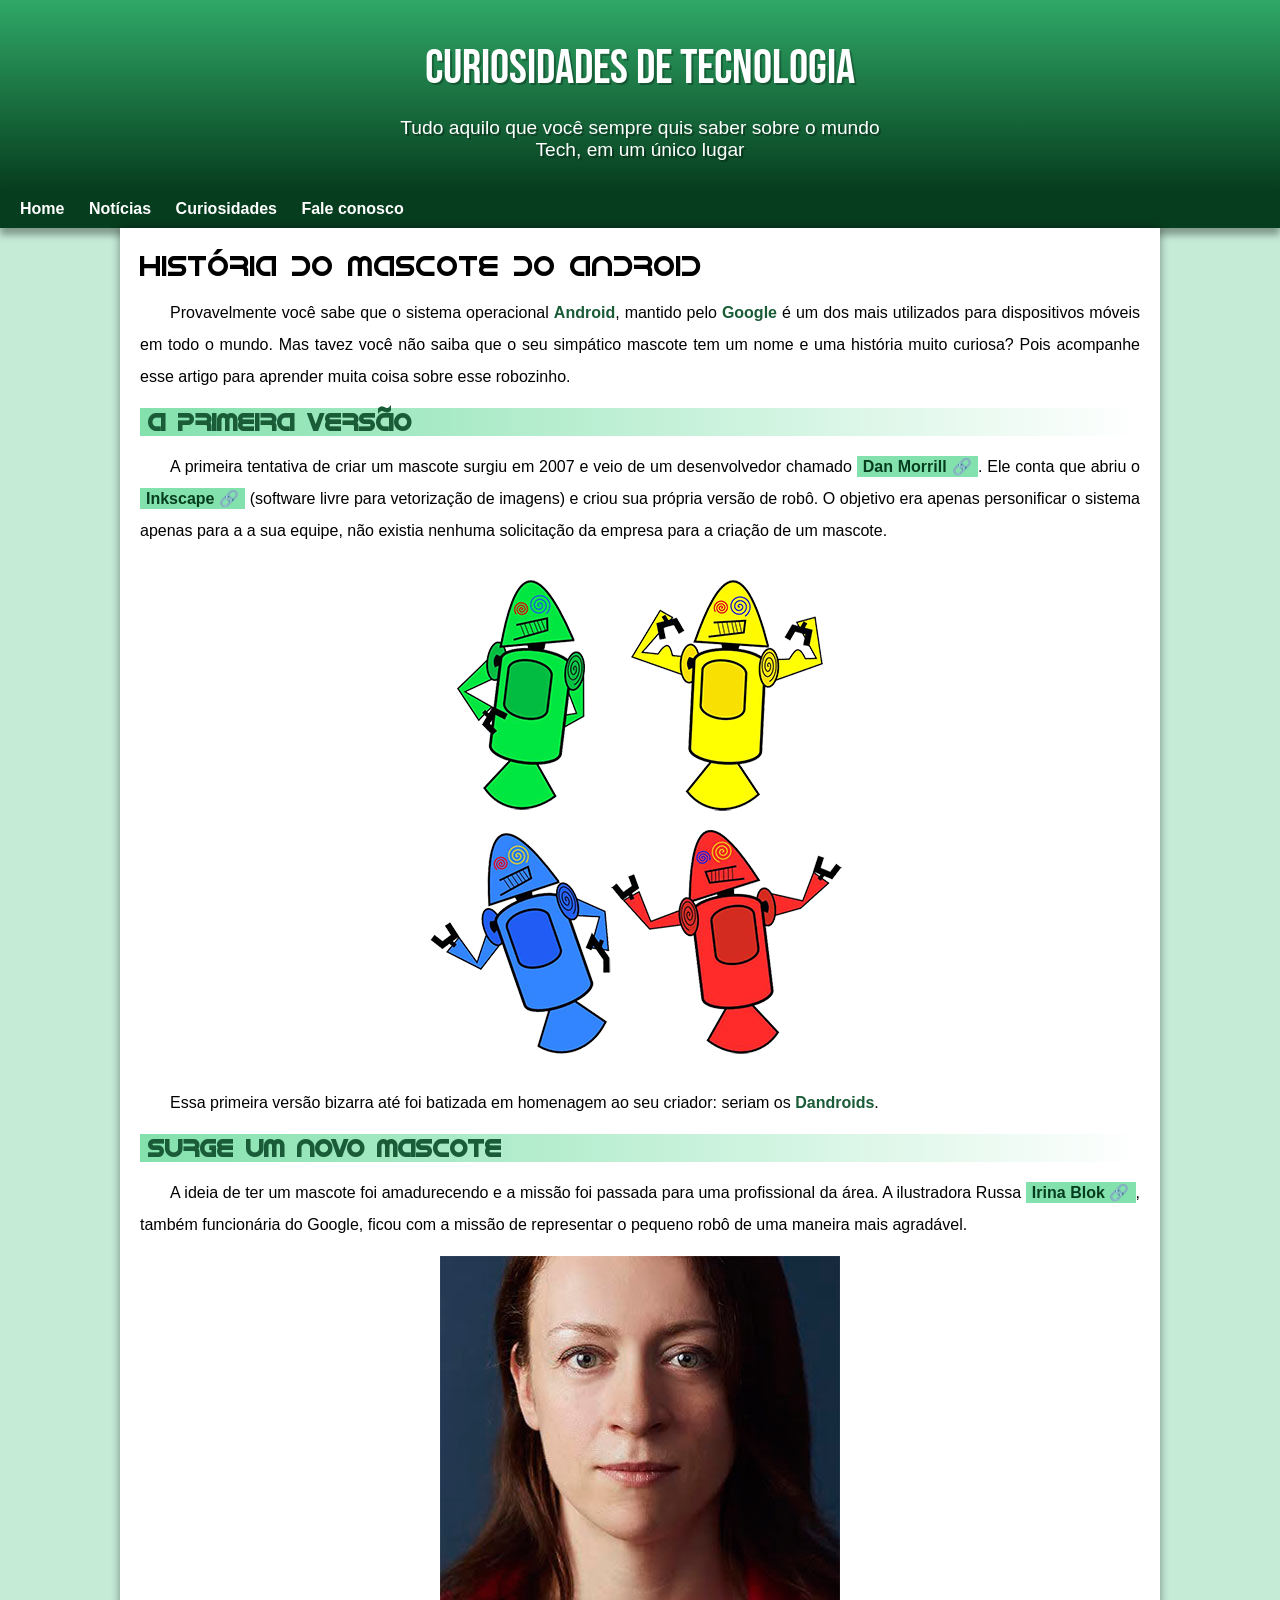
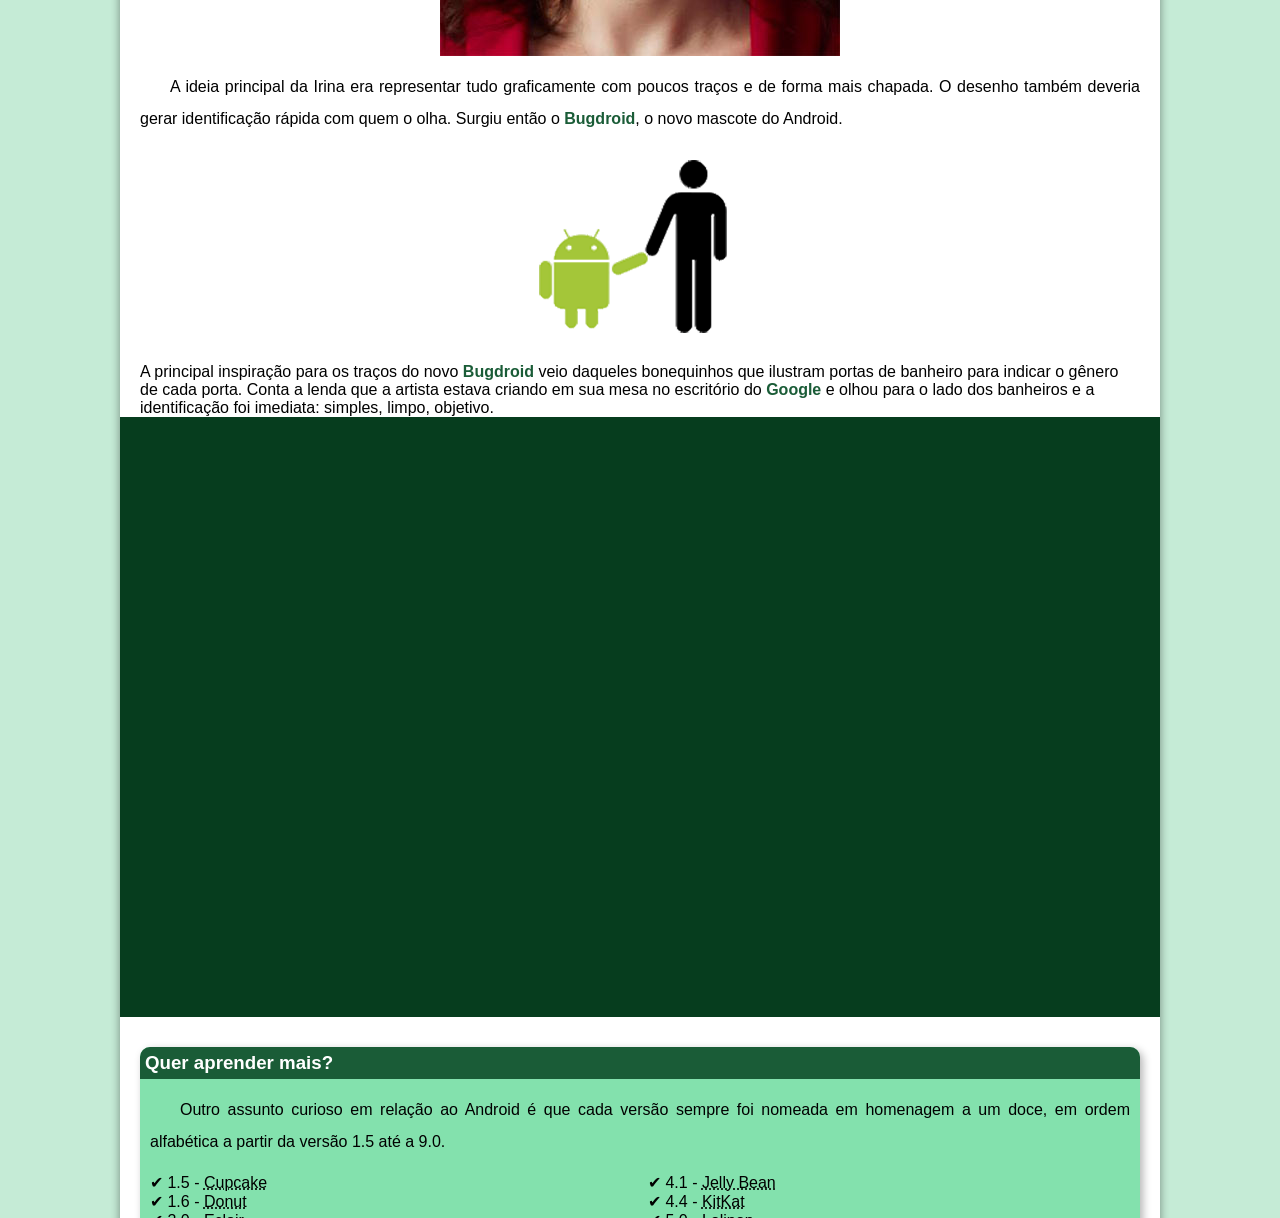
<file: Projeto android/index.html>
<!DOCTYPE html>
<html lang="pt-br">
<head>
    <meta charset="UTF-8">
    <meta name="viewport" content="width=device-width, initial-scale=1.0">
    <link rel="shortcut icon" href="imagens/favicon.ico" type="image/x-icon">
    <title>Como Surgiu o Mascote do Android</title>
    <link rel="stylesheet" href="estilo/style.css">
</head>
<body>
    <header>
        <h1>Curiosidades de Tecnologia</h1>
        <p>Tudo aquilo que você sempre quis saber sobre o mundo Tech, em um único lugar</p>
    </header>
    <nav>
        <a href="#">Home</a>
        <a href="#">Notícias</a>
        <a href="#">Curiosidades</a>
        <a href="#">Fale conosco</a>
    </nav>
    <main>
        <article>
            <h1>História do Mascote do Android</h1>

            <p>Provavelmente você sabe que o sistema operacional <strong>Android</strong>, mantido pelo <strong>Google</strong> é um dos mais utilizados para dispositivos móveis em todo o mundo. Mas tavez você não saiba que o seu simpático mascote tem um nome e uma história muito curiosa? Pois acompanhe esse artigo para aprender muita coisa sobre esse robozinho.</p>

            <h2>A primeira versão</h2>

            <p>A primeira tentativa de criar um mascote surgiu em 2007 e veio de um desenvolvedor chamado <a href="https://androidcommunity.com/dan-morrill-shows-us-the-android-mascot-that-almost-was-20130103/" target="_blank" class="externo">Dan Morrill</a>. Ele conta que abriu o <a href="https://inkscape.org/pt-br/" target="_blank" class="externo">Inkscape</a> (software livre para vetorização de imagens) e criou sua própria versão de robô. O objetivo era apenas personificar o sistema apenas para a a sua equipe, não existia nenhuma solicitação da empresa para a criação de um mascote.</p>

            <picture>
                <source class="pq" media="(max-width: 850px)" srcset="imagens/dan-droids-pq.png">
                <img class="pq" src="imagens/dan-droids.png" alt="LOGO p">
            </picture>

            <p>Essa primeira versão bizarra até foi batizada em homenagem ao seu criador: seriam os <strong>Dandroids</strong>.</p>

            <h2>Surge um novo mascote</h2>

            <p>A ideia de ter um mascote foi amadurecendo e a missão foi passada para uma profissional da área. A ilustradora Russa <a href="https://www.irinablok.com/" target="_blank" class="externo">Irina Blok</a>, também funcionária do Google, ficou com a missão de representar o pequeno robô de uma maneira mais agradável.</p>

            <picture>
                <source class="pq" media="(max-width: 860px)" srcset="imagens/irina-blok-pq.jpg">
                <img class="pq" src="imagens/irina-blok.jpg" alt="IRINA">
            </picture>

            <p>A ideia principal da Irina era representar tudo graficamente com poucos traços e de forma mais chapada. O desenho também deveria gerar identificação rápida com quem o olha. Surgiu então o <strong>Bugdroid</strong>, o novo mascote do Android.</p>

            <img class="pq" src="imagens/bugdroid.png" alt="bug">
            <br>
            A principal inspiração para os traços do novo <strong>Bugdroid</strong> veio daqueles bonequinhos que ilustram portas de banheiro para indicar o gênero de cada porta. Conta a lenda que a artista estava criando em sua mesa no escritório do <strong>Google</strong> e olhou para o lado dos banheiros e a identificação foi imediata: simples, limpo, objetivo.
            <br>
            <div class="video">
                <iframe width="560" height="315" src="https://www.youtube.com/embed/l2UDgpLz20M?si=go39k0QtPHazUdn4" title="YouTube video player" frameborder="0" allow="accelerometer; autoplay; clipboard-write; encrypted-media; gyroscope; picture-in-picture; web-share" referrerpolicy="strict-origin-when-cross-origin" allowfullscreen></iframe>
            </div>

            <aside>
                
                <h3>Quer aprender mais? </h3>

                <p>Outro assunto curioso em relação ao Android é que cada versão sempre foi nomeada em homenagem a um doce, em ordem alfabética a partir da versão 1.5 até a 9.0.</p>

                <ul>
                    <li>1.5 - <abbr title="Bolo de copo">Cupcake</abbr></li>
                    <li>1.6 - <abbr title="Rosquinha">Donut</abbr></li>
                    <li>3.0 - <abbr title="Bomba">Eclair</abbr></li>
                    <li>2.2 - <abbr title="Iorgute congelado">Froyo</abbr></li>
                    <li>2.3 - <abbr title="Biscoito de gengibre">Gingerbread</abbr></li>
                    <li>3.0 - <abbr title="Favo de mel">Honeycomb</abbr></li>
                    <li>4.0 - <abbr title="Sanduíche de sorvete">Ice Cream Sandwich</abbr></li>
                    <li>4.1 - <abbr title="Jujuba">Jelly Bean</abbr></li>
                    <li>4.4 - <abbr title="Kitkat">KitKat</abbr></li>
                    <li>5.0 - <abbr title="Pirulito">Lolipop</abbr></li>
                    <li>6.0 - <abbr title="Marshmallow">Marshmallow</abbr></li>
                    <li>7.0 - <abbr title="Torrone">Nougat</abbr></li>
                    <li>8.0 - <abbr title="Oreo">Oreo</abbr></li>
                    <li>9.0 - <abbr title="torta">Pie</abbr></li>
                </ul>

                <p>Infelizmente, o <strong>Android Q</strong> não existiu, pois o Google resolveu pôr fim a essa divertida prática e começou a usar numerações, o que deu origem ao Android 10.</p>

                <p>Acesse aqui o site <a href="https://www.android.com/intl/pt_br/what-is-android/" target="_blank" class="externo">Android History</a> para conhecer a sequência das versões "adocicadas" e o que cada uma trouxe para o sistema Android.</p>
            </aside>


            <p>Então é isso! Espero que você tenha gostado do nosso artigo com essa curiosidade sobre o sistema <strong>Android</strong> e seu simpático mascote.</p>
        </article>
    </main>
    <footer>
        <p>Site criado por <a href="https://gustavoguanabara.github.io/" target="_blank">Gustavo Guanabara</a> para o <a href="https://www.youtube.com/cursoemvideo" target="_blank">CursoemVideo</a>.</p>
    </footer>
</body>
</html>
</file>
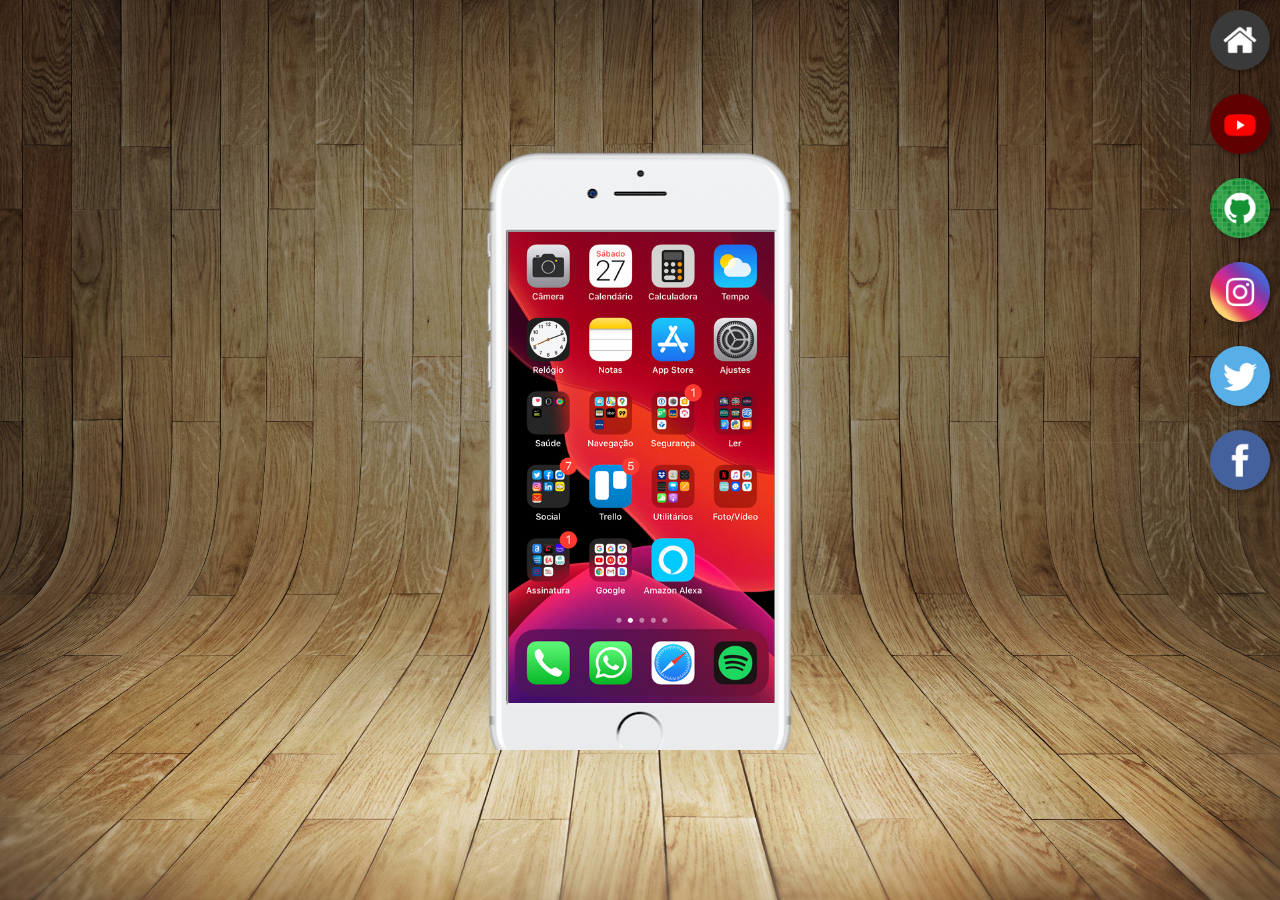
<file: projeto celular/index.html>
<!DOCTYPE html>
<html lang="pt-br">
<head>
    <meta charset="UTF-8">
    <meta name="viewport" content="width=device-width, initial-scale=1.0">
    <title>Projeto Celular</title>
    <link rel="stylesheet" href="estilo/style.css">
    <link rel="shortcut icon" href="favicon.ico" type="image/x-icon">
</head>
<body>
    <main>
        <section id="telefone">
            <iframe src="home.html"  id="tela"  name="tela" iframeborder="0">
                <p>Seu navegador não é compativel com isso</p>
            </iframe>
        </section>
        <section id="redes-sociais">
            <a href="home.html" target="tela"><img src="imagens/logo-home.jpg" alt=""></a><br>
            <a href="youtube.html" target="tela"><img src="imagens/logo-youtube.jpg" alt=""></a><br>
            <a href="github.html" target="tela"><img src="imagens/logo-github.jpg" alt=""></a><br>
            <a href="instagram.html" target="tela"><img src="imagens/logo-instagram.jpg" alt=""></a><br>
            <a href="twitter.html" target="tela"><img src="imagens/logo-twitter.jpg" alt=""></a><br>
            <a href="facebook.html" target="tela"><img src="imagens/logo-facebook.jpg" alt=""></a><br>
        </section>
    </main>
</body>
</html>
</file>
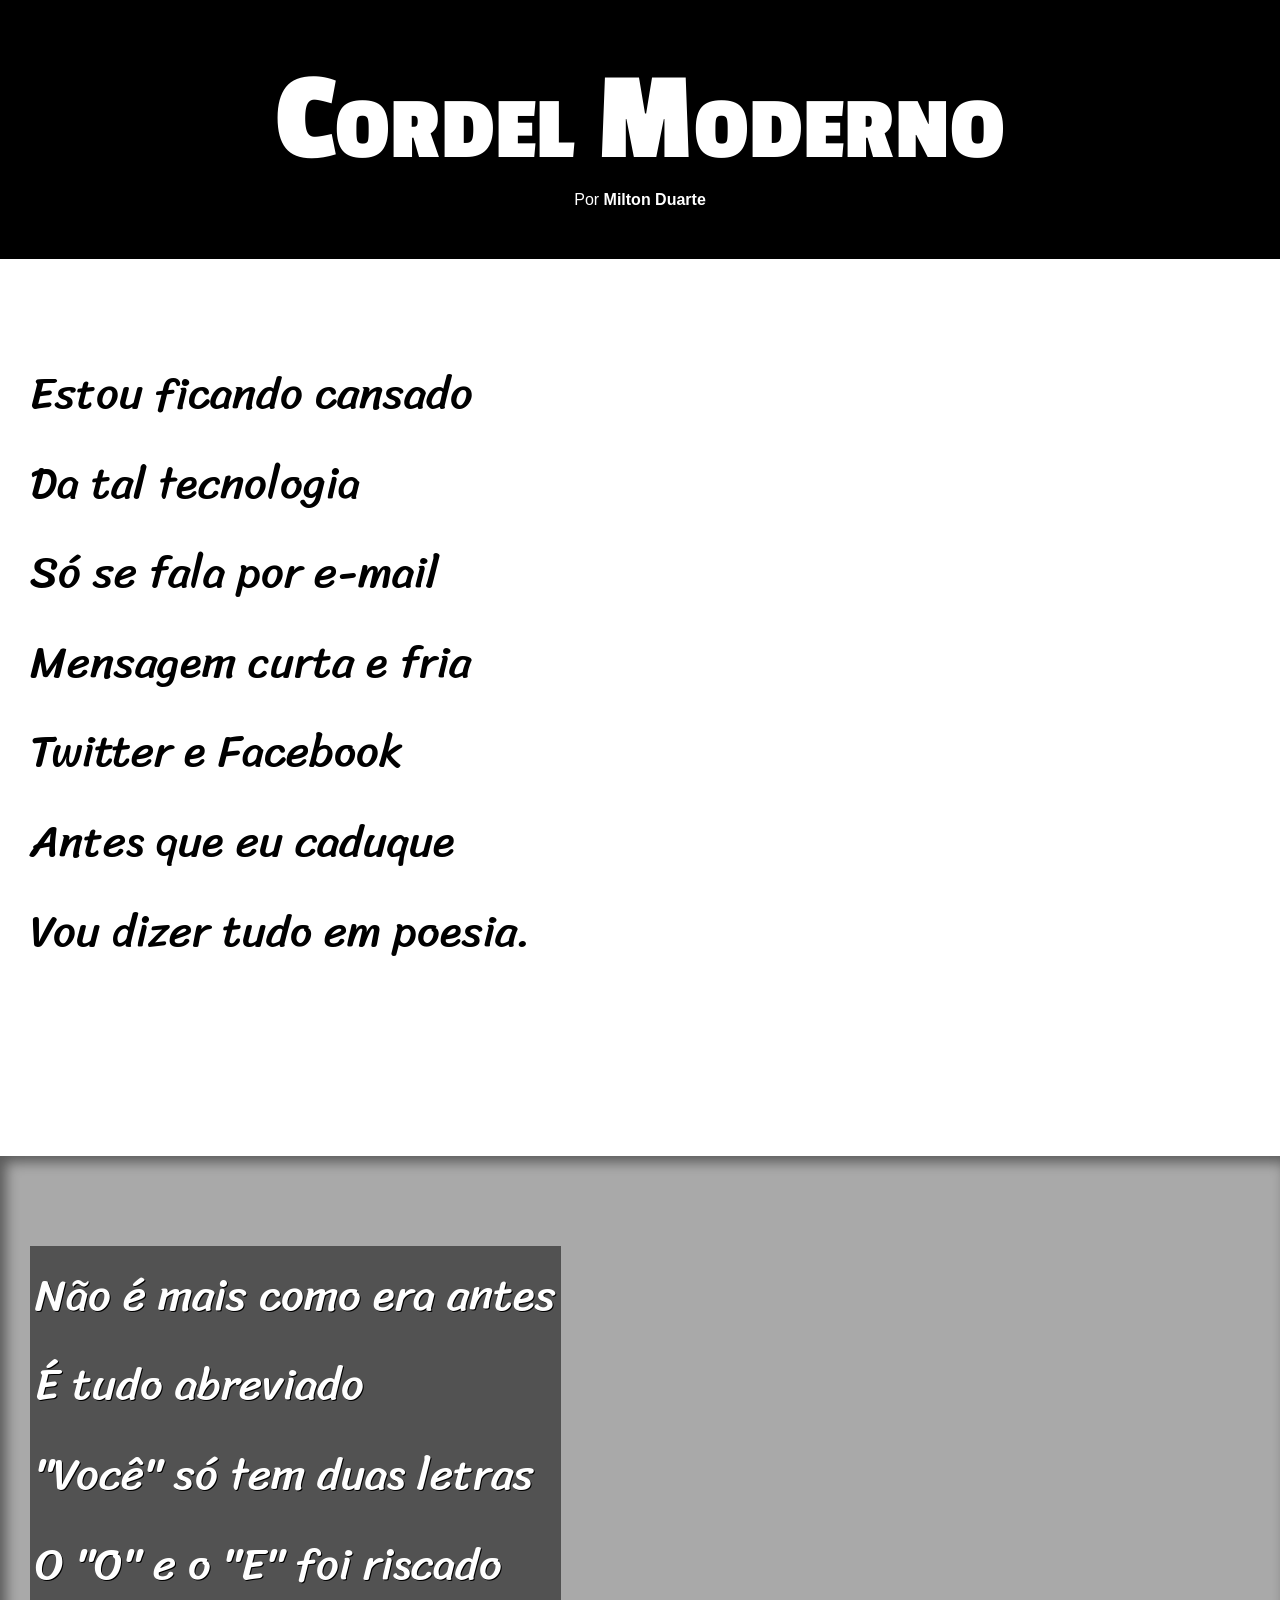
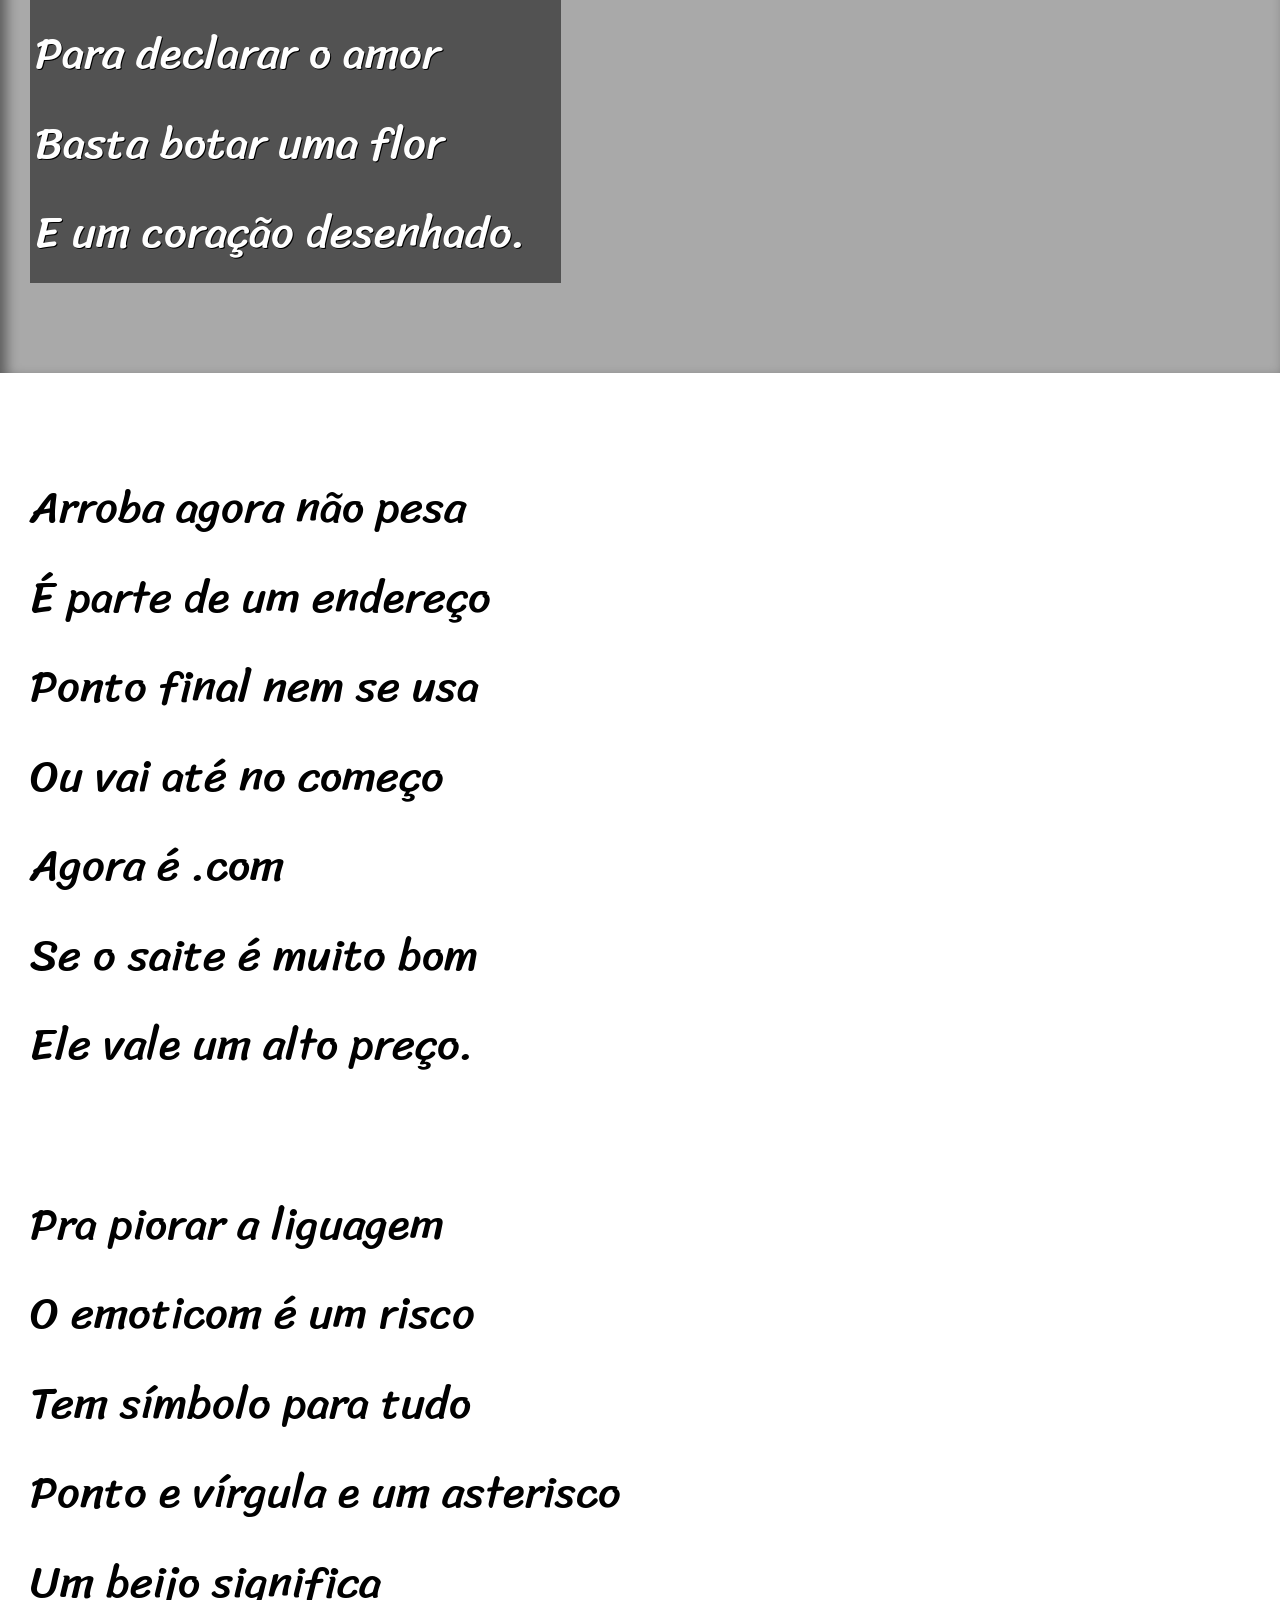
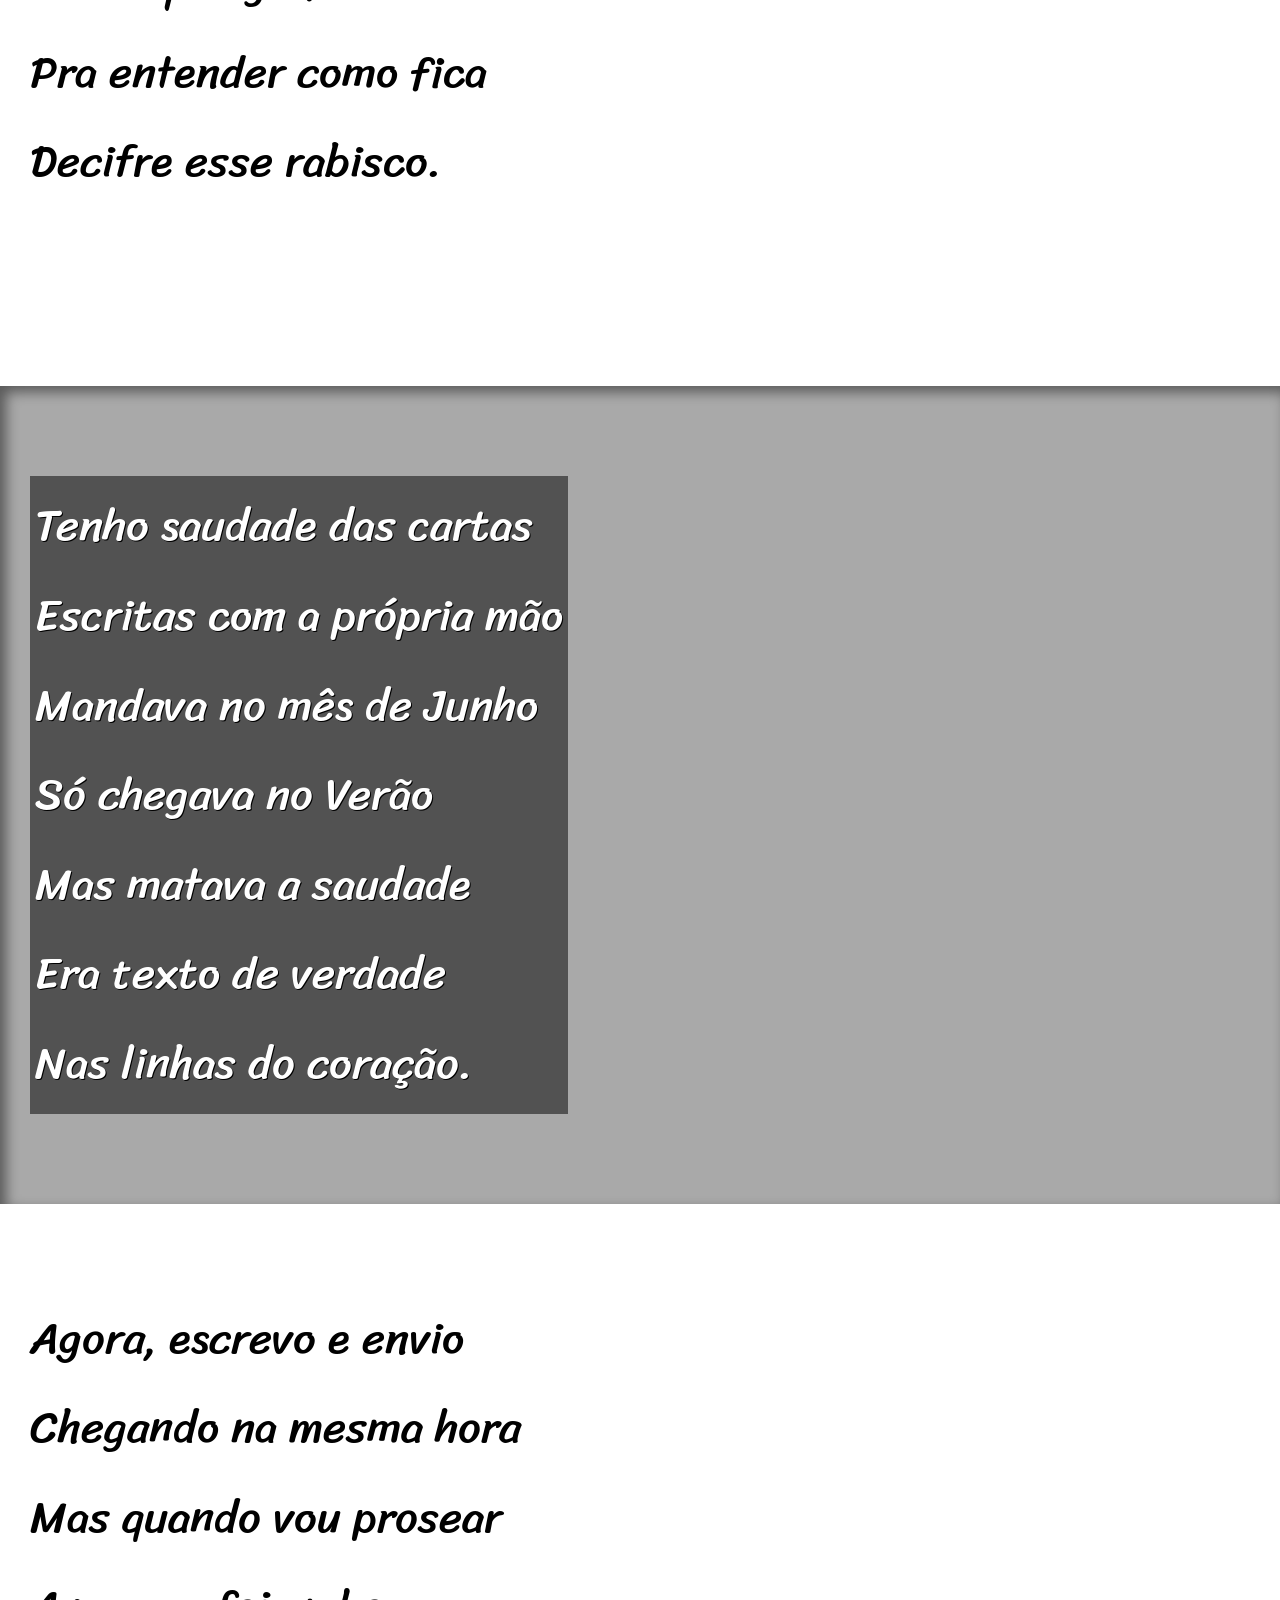
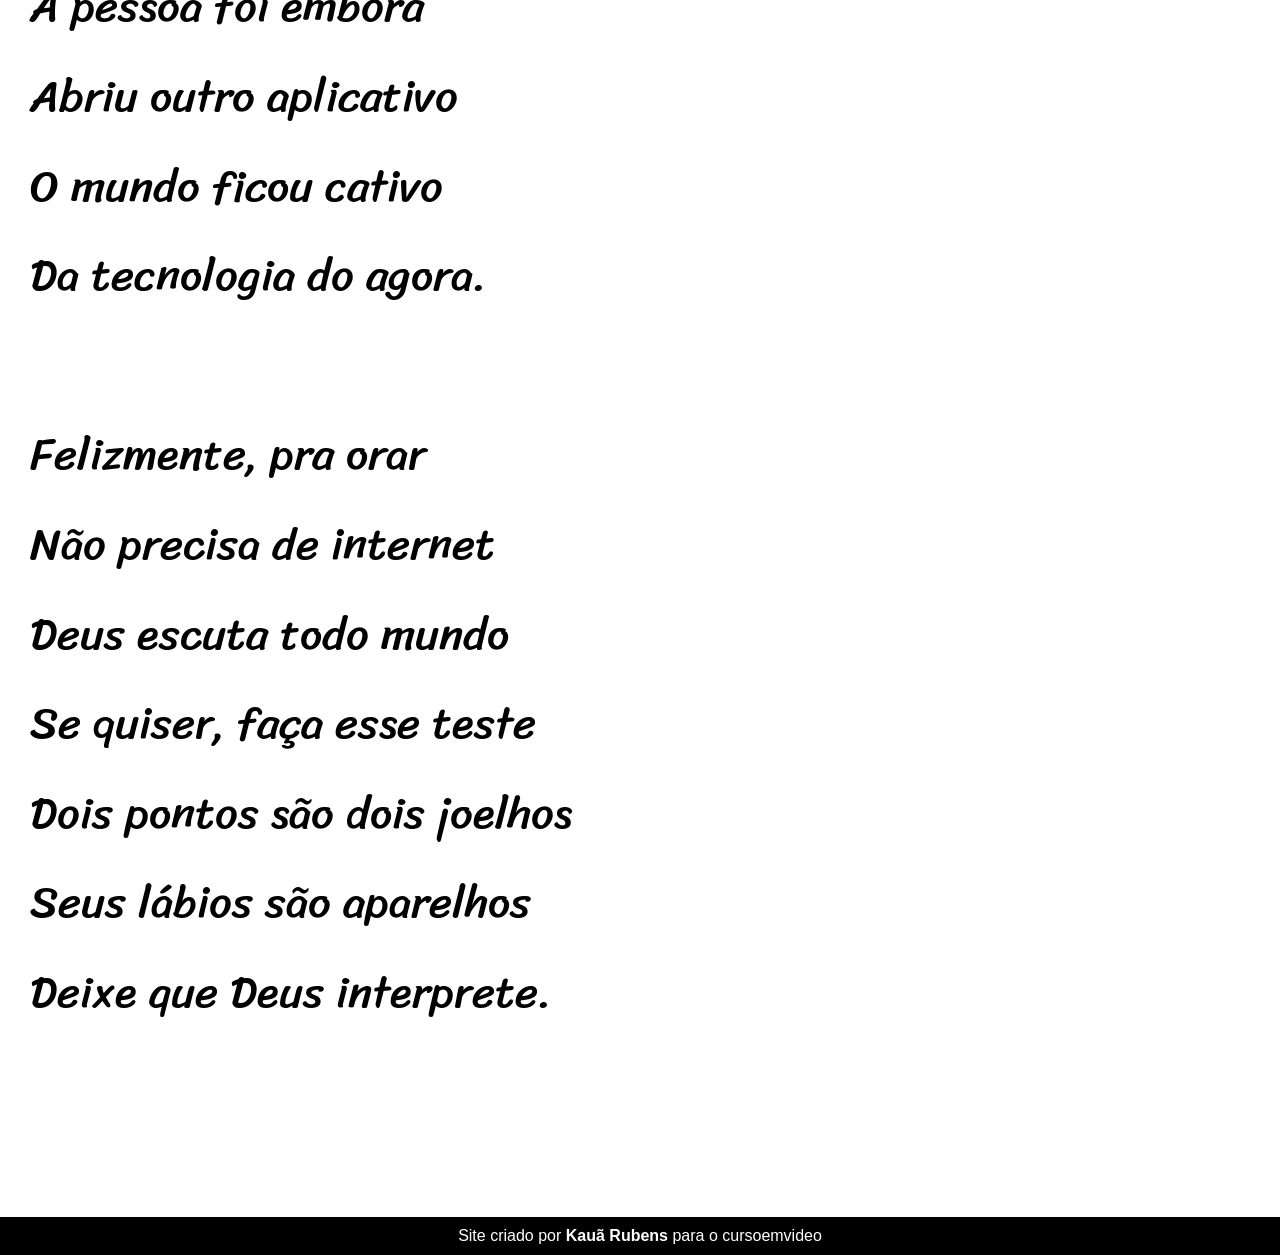
<file: Projeto Cordel/index.html>
<!DOCTYPE html>
<html lang="pt-br">
<head>
    <meta charset="UTF-8">
    <meta name="viewport" content="width=device-width, initial-scale=1.0">
    <title>Cordel moderno</title>
    <link rel="shortcut icon" href="ico.png" type="image/x-icon">
    <link rel="stylesheet" href="estilo/style.css">
</head>
<body>
<header>
    <h1>
        Cordel Moderno
    </h1>
    <p>
        Por <a href="https://www.recantodasletras.com.br/poesias/3186743">Milton Duarte</a>
    </p>
</header>

    <section class="normal">
        <p>
            Estou ficando cansado<br>
            Da tal tecnologia<br>
            Só se fala por e-mail<br>
            Mensagem curta e fria<br>
            Twitter e Facebook<br>
            Antes que eu caduque<br>
            Vou dizer tudo em poesia.<br>
        </p>
    </section>

    <section class="imagem" id="img01">
        <p>
            Não é mais como era antes<br>
            É tudo abreviado<br>
            "Você" só tem duas letras<br>
            O "O" e o "E" foi riscado<br>
            Para declarar o amor<br>
            Basta botar uma flor<br>
            E um coração desenhado.
        </p>
    </section>

    <section class="normal">
        <p>
            Arroba agora não pesa<br>
            É parte de um endereço<br>
            Ponto final nem se usa<br>
            Ou vai até no começo<br>
            Agora é .com<br>
            Se o saite é muito bom<br>
            Ele vale um alto preço.
        </p>
    
        <p>
            Pra piorar a liguagem<br>
            O emoticom é um risco<br>
            Tem símbolo para tudo<br>
            Ponto e vírgula e um asterisco<br>
            Um beijo significa<br>
            Pra entender como fica<br>
            Decifre esse rabisco.
        </p>
    </section>


    <section class="imagem" id="img02">
        <p>
            Tenho saudade das cartas<br>
            Escritas com a própria mão<br>
            Mandava no mês de Junho<br>
            Só chegava no Verão<br>
            Mas matava a saudade<br>
            Era texto de verdade<br>
            Nas linhas do coração.
        </p>
    </section>


    <section class="normal">
        <p>
            Agora, escrevo e envio<br>
            Chegando na mesma hora<br>
            Mas quando vou prosear<br>
            A pessoa foi embora<br>
            Abriu outro aplicativo<br>
            O mundo ficou cativo<br>
            Da tecnologia do agora.
        </p>
        
        <p>
            Felizmente, pra orar<br>
            Não precisa de internet<br>
            Deus escuta todo mundo<br>
            Se quiser, faça esse teste<br>
            Dois pontos são dois joelhos<br>
            Seus lábios são aparelhos<br>
            Deixe que Deus interprete.
        </p>
    </section>

    <footer>
        <p>Site criado por <a href="https://gustavoguanabara.github.io/">Kauã Rubens</a> para o cursoemvideo</p>
    </footer>
</body>
</html>
</file>
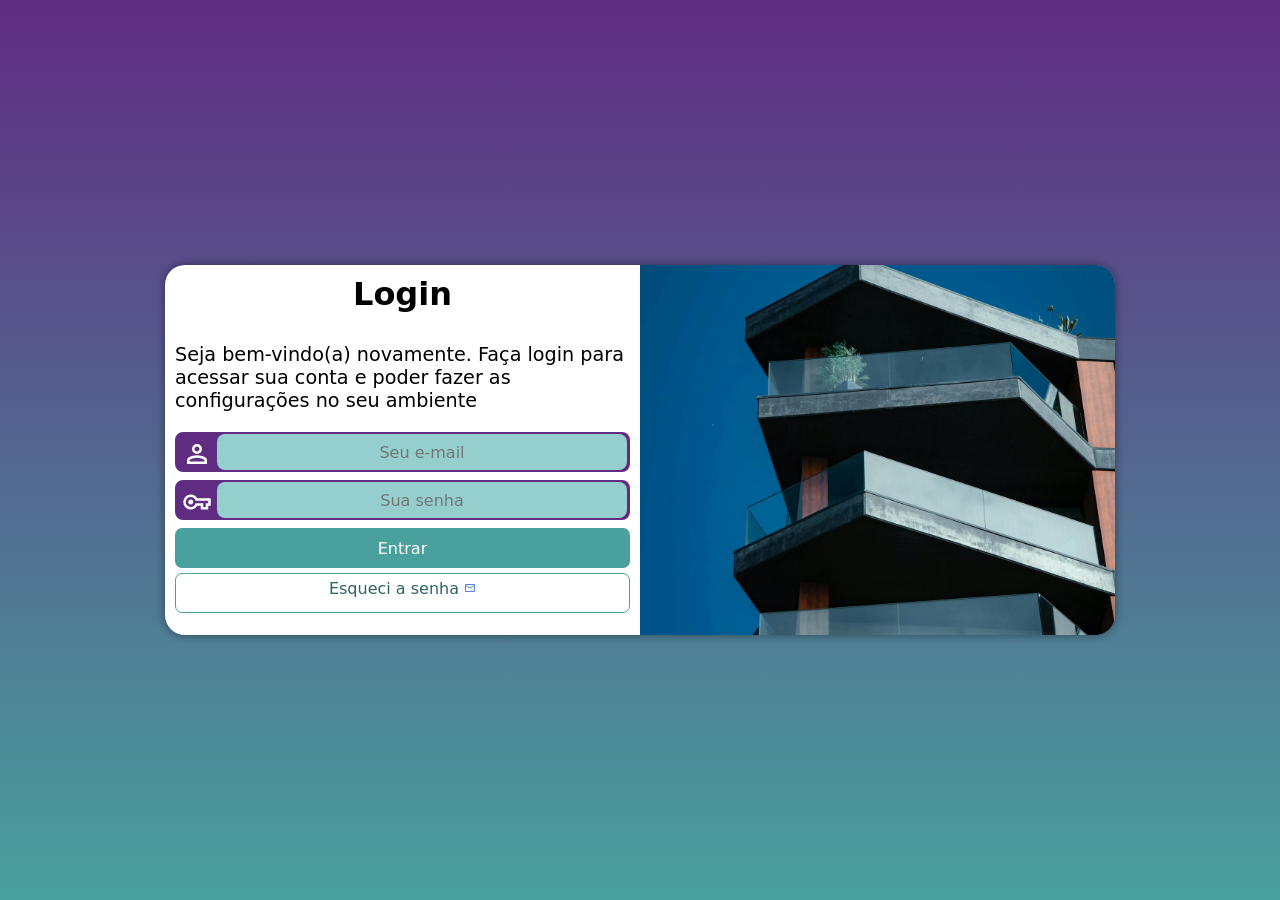
<file: Projeto Login/index.html>
<!DOCTYPE html>
<html lang="pt-br">
<head>
    <meta charset="UTF-8">
    <meta name="viewport" content="width=device-width, initial-scale=1.0">
    <title>Login</title>
    <link rel="stylesheet" href="https://fonts.googleapis.com/css2?family=Material+Symbols+Outlined:opsz,wght,FILL,GRAD@20..48,100..700,0..1,-50..200&icon_names=vpn_key" />
    <link rel="stylesheet" href="estilos/style.css">
    <link rel="stylesheet" href="estilos/media-query.css">
</head>
<body>
    <main>
        <section id="login">
            <div id="imagem">

            </div>
            <div id="formulario">
                <h1>Login</h1>
                <p>Seja bem-vindo(a) novamente. Faça login para acessar sua conta e poder fazer as configurações no seu ambiente</p>
                <form action="login.php" method="post" autocomplete="on">
                    <div class="campo">
                        <svg xmlns="http://www.w3.org/2000/svg" height="24px" viewBox="0 -960 960 960" width="24px" fill="#FFFFFF"><path d="M480-480q-66 0-113-47t-47-113q0-66 47-113t113-47q66 0 113 47t47 113q0 66-47 113t-113 47ZM160-160v-112q0-34 17.5-62.5T224-378q62-31 126-46.5T480-440q66 0 130 15.5T736-378q29 15 46.5 43.5T800-272v112H160Zm80-80h480v-32q0-11-5.5-20T700-306q-54-27-109-40.5T480-360q-56 0-111 13.5T260-306q-9 5-14.5 14t-5.5 20v32Zm240-320q33 0 56.5-23.5T560-640q0-33-23.5-56.5T480-720q-33 0-56.5 23.5T400-640q0 33 23.5 56.5T480-560Zm0-80Zm0 400Z"/></svg>
                        <input type="email" name="login" id="ilogin" placeholder="Seu e-mail" autocomplete="email" required maxlength="30">
                        <label for="ilogin">Login</label>
                    </div>
                    <div class="campo">
                        <svg xmlns="http://www.w3.org/2000/svg" height="24px" viewBox="0 -960 960 960" width="24px" fill="#ffffff"><path d="M280-240q-100 0-170-70T40-480q0-100 70-170t170-70q66 0 121 33t87 87h432v240h-80v120H600v-120H488q-32 54-87 87t-121 33Zm0-80q66 0 106-40.5t48-79.5h246v120h80v-120h80v-80H434q-8-39-48-79.5T280-640q-66 0-113 47t-47 113q0 66 47 113t113 47Zm0-80q33 0 56.5-23.5T360-480q0-33-23.5-56.5T280-560q-33 0-56.5 23.5T200-480q0 33 23.5 56.5T280-400Zm0-80Z"/></svg>
                        <input type="password" name="senha" id="isenha" placeholder="Sua senha" autocomplete="current-password" required minlength="8" maxlength="20">
                        <label for="isenha">Senha</label>
                    </div>
                     <input type="submit" value="Entrar">
                     <a href="#" class="botao">
                        Esqueci a senha <svg xmlns="http://www.w3.org/2000/svg" height="12px" viewBox="0 -960 960 960" width="12px" fill="#5985E1"><path d="M160-160q-33 0-56.5-23.5T80-240v-480q0-33 23.5-56.5T160-800h640q33 0 56.5 23.5T880-720v480q0 33-23.5 56.5T800-160H160Zm320-280L160-640v400h640v-400L480-440Zm0-80 320-200H160l320 200ZM160-640v-80 480-400Z"/></svg>
                     </a>
                </form>
            </div>
        </section>
    </main>
</body>
</html>
</file>
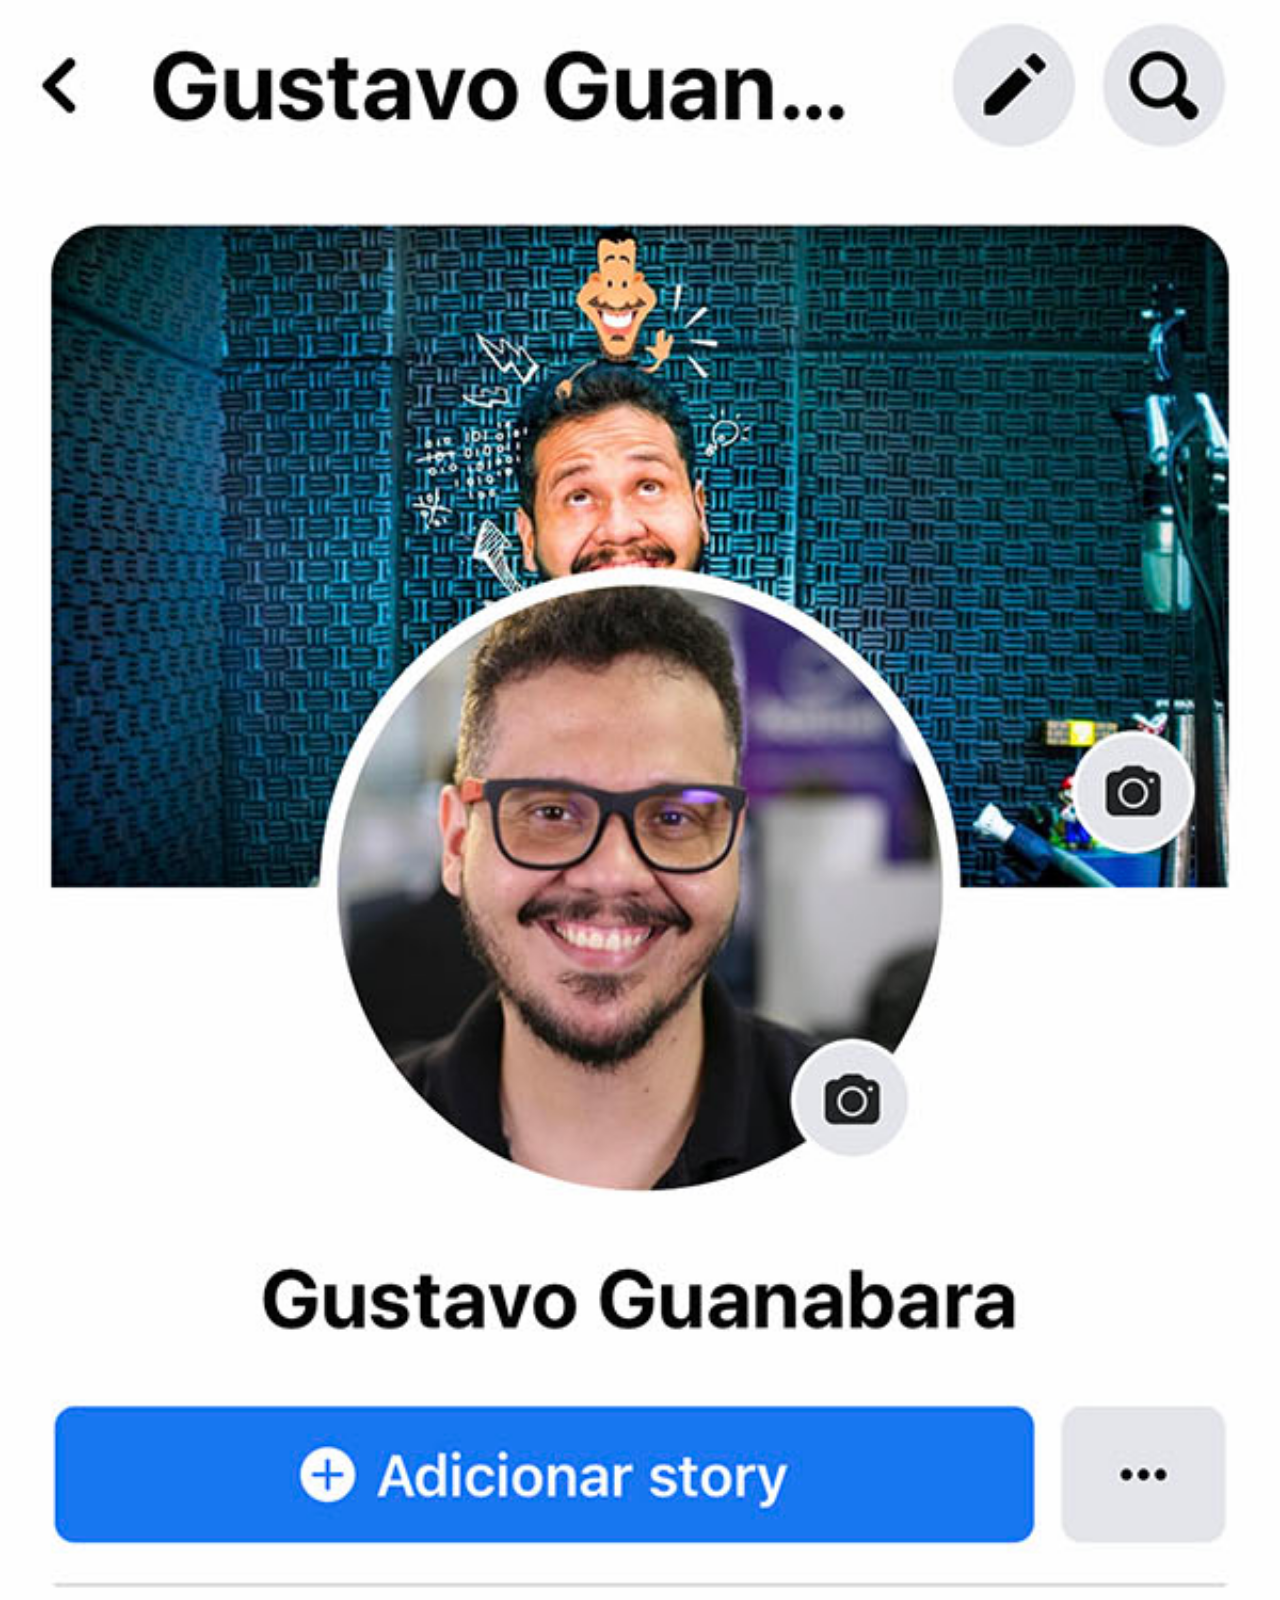
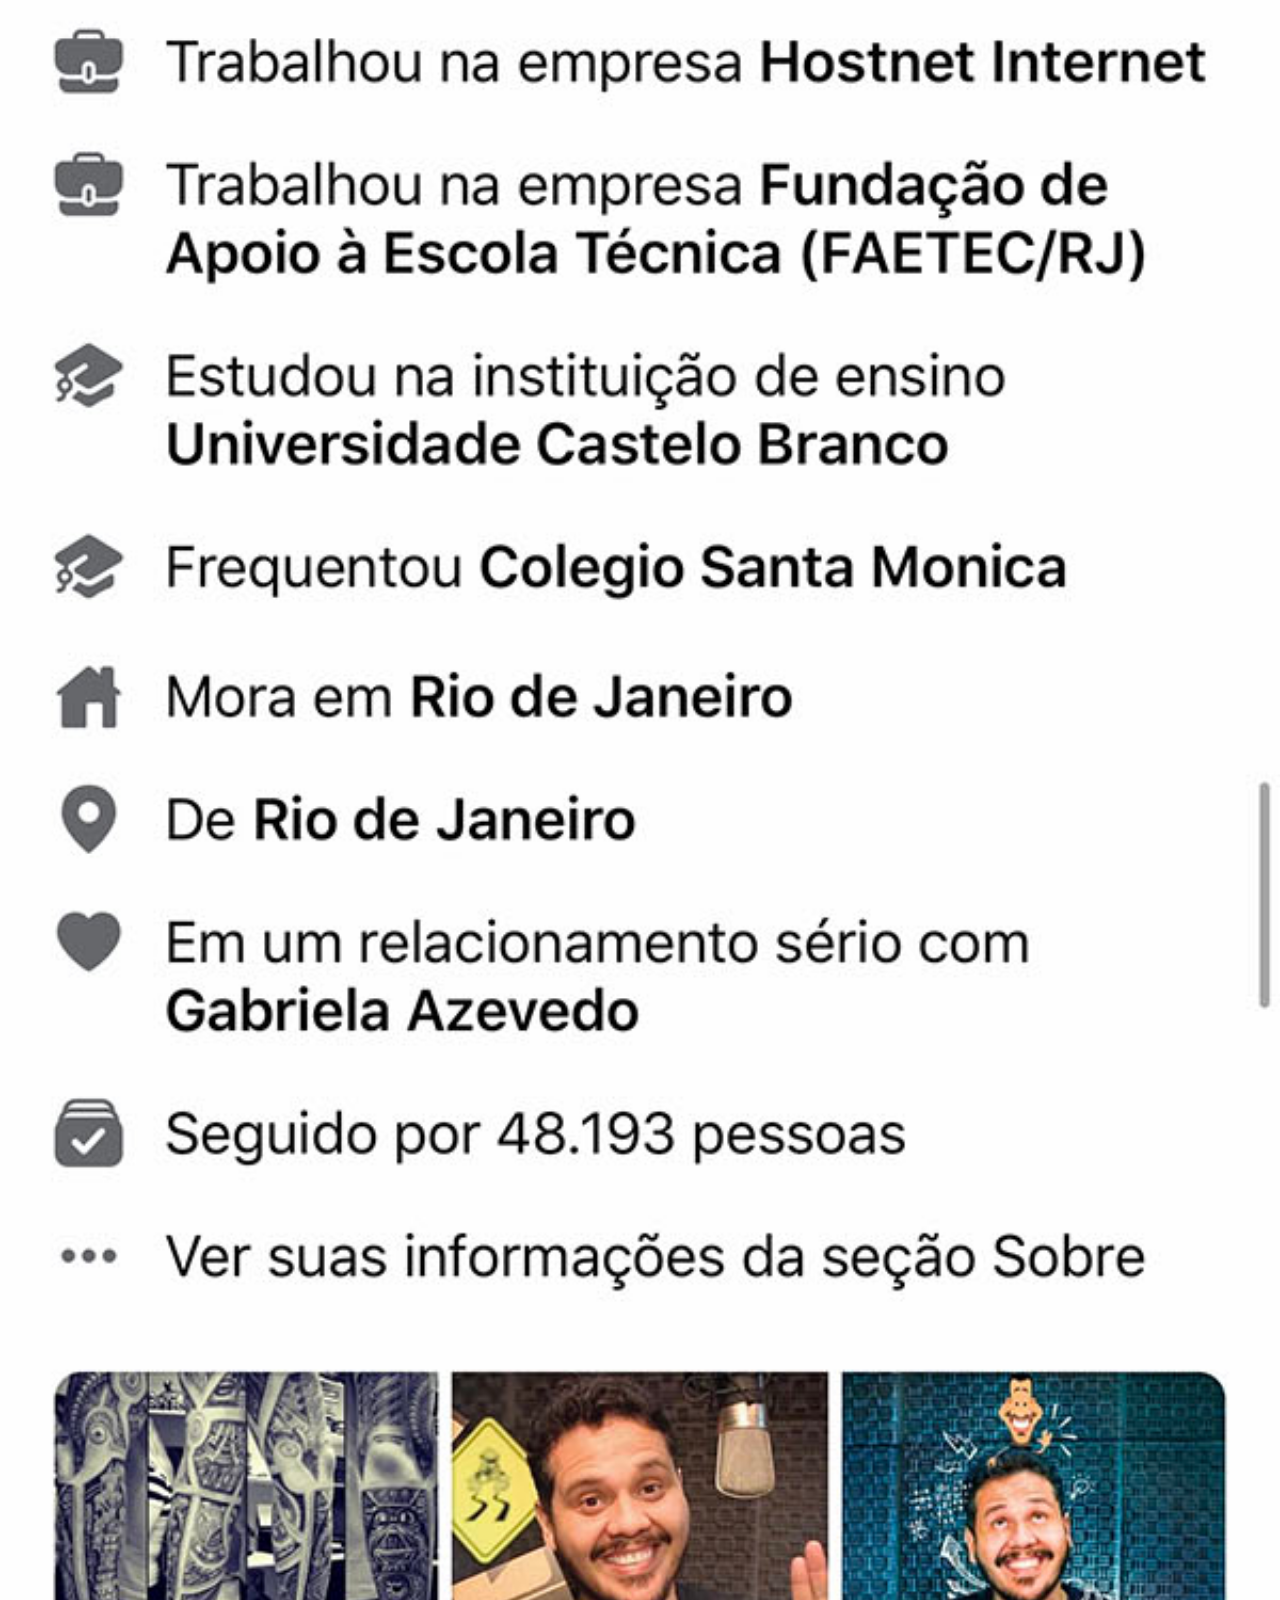
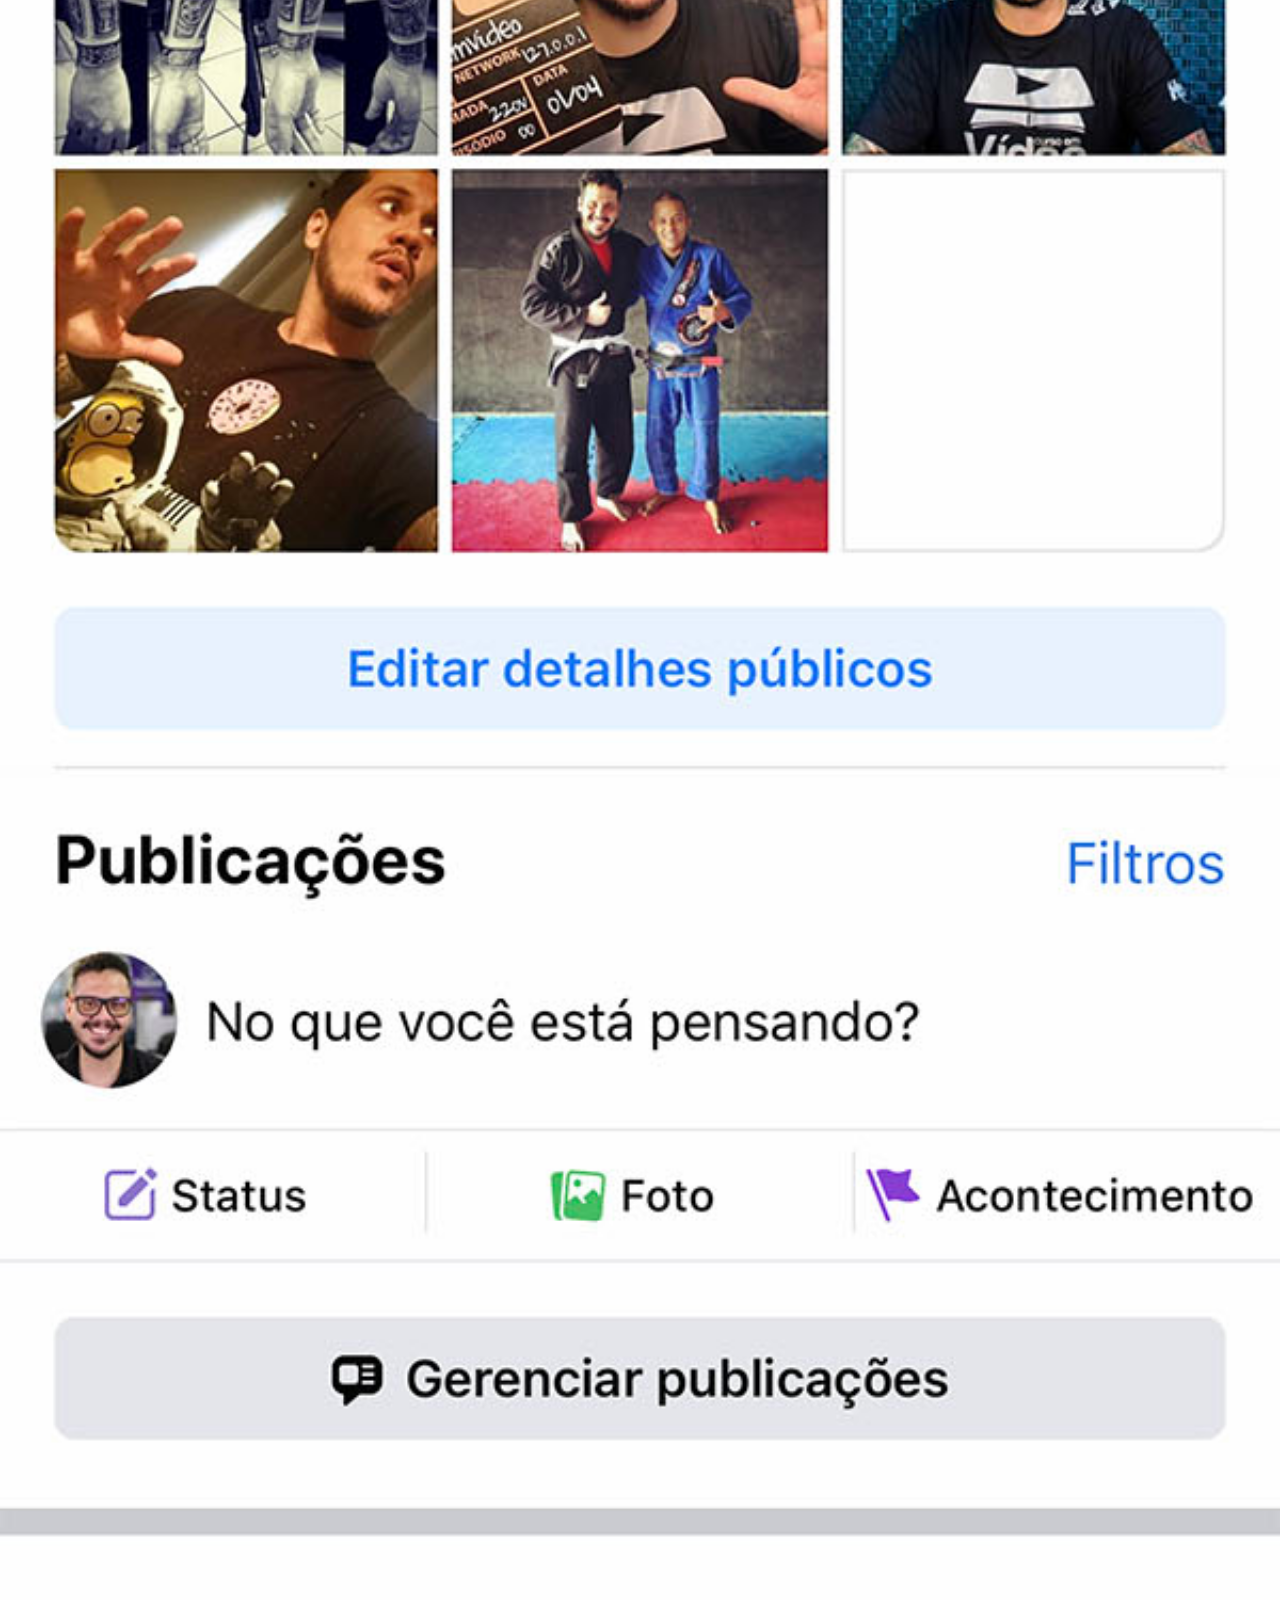
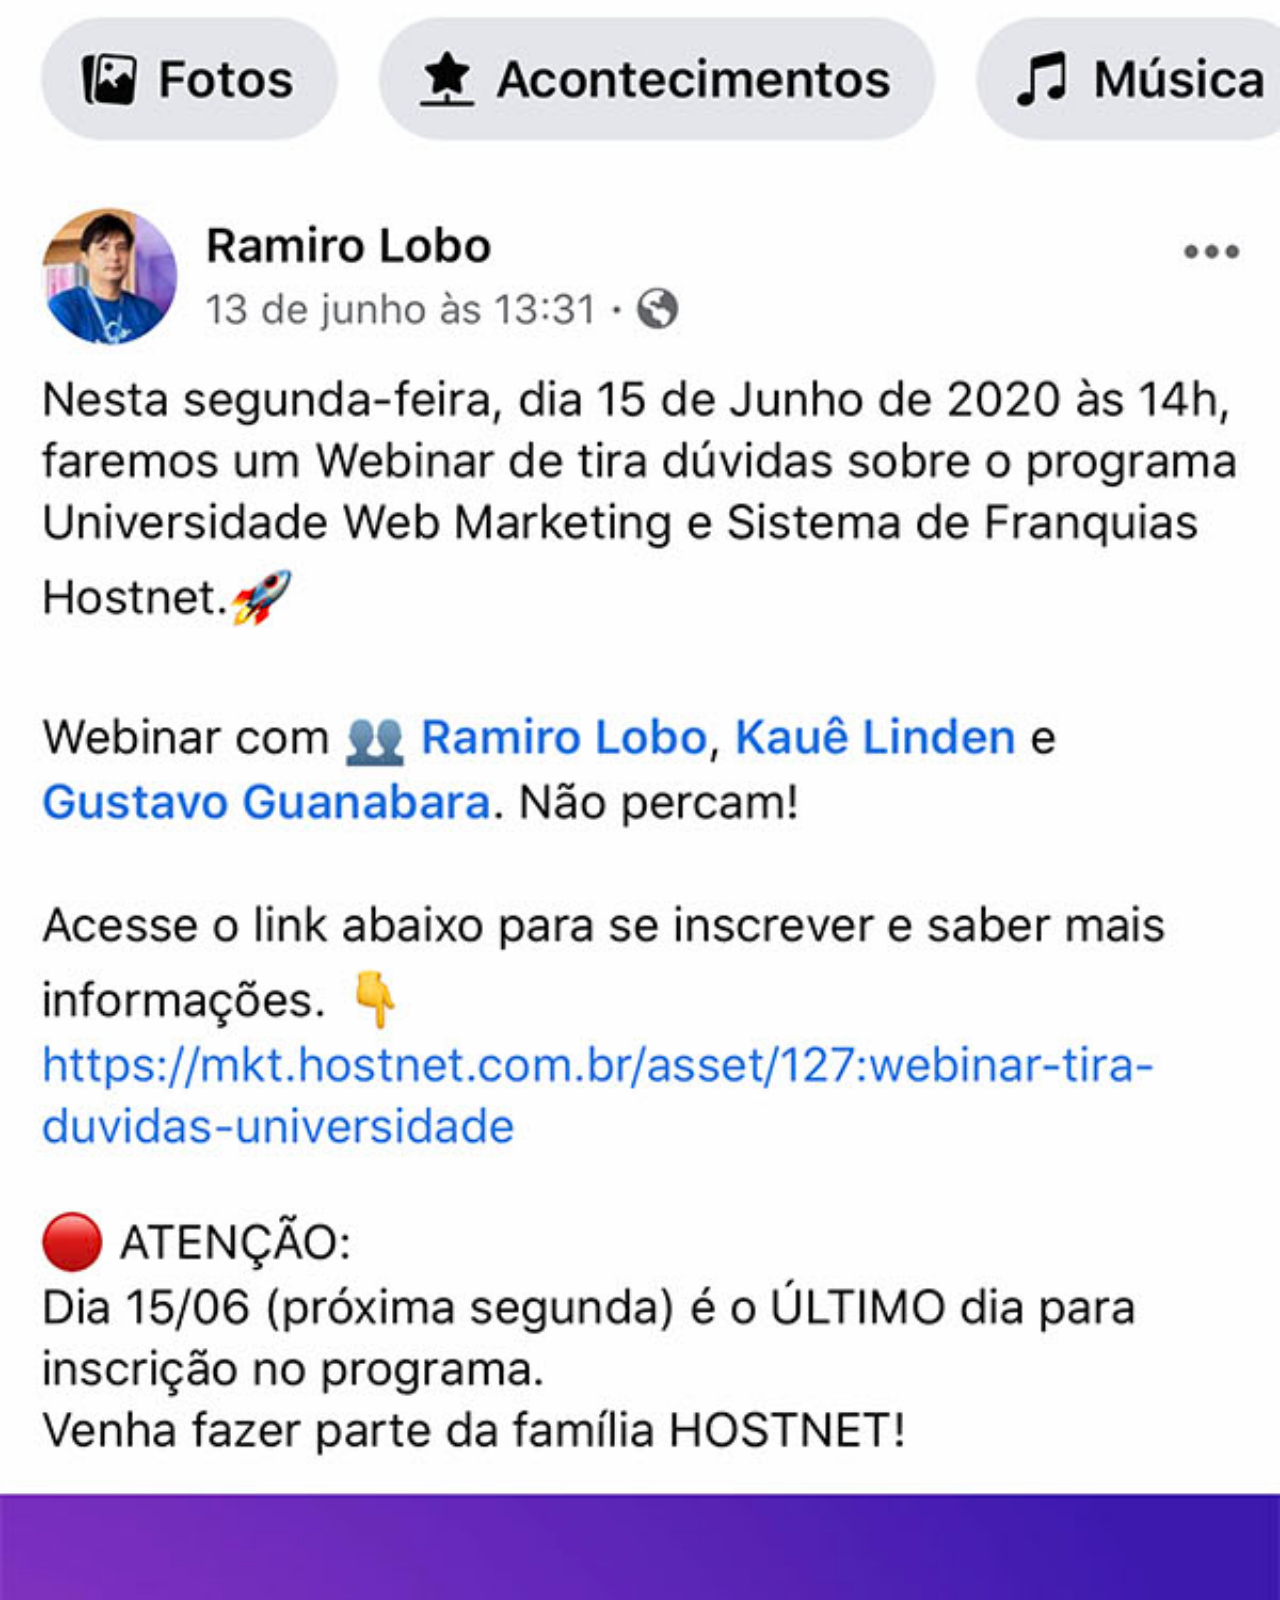
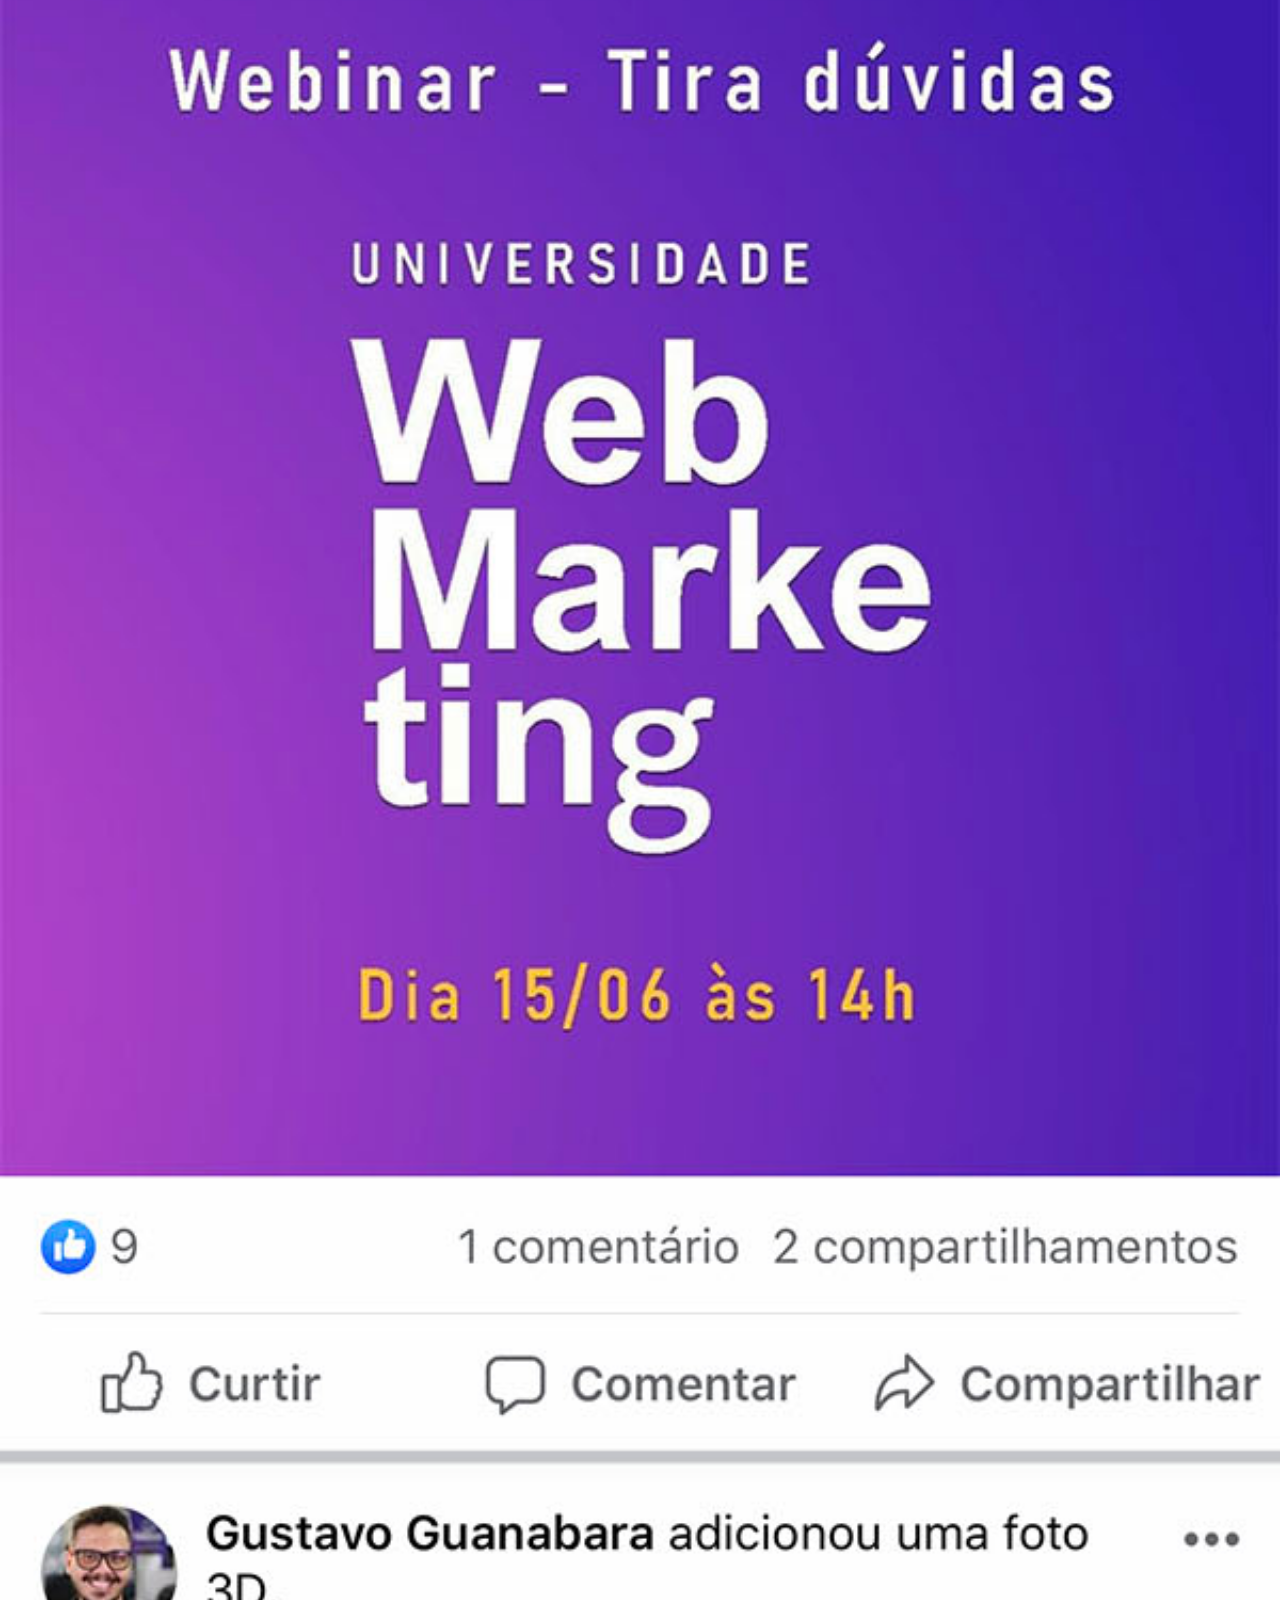
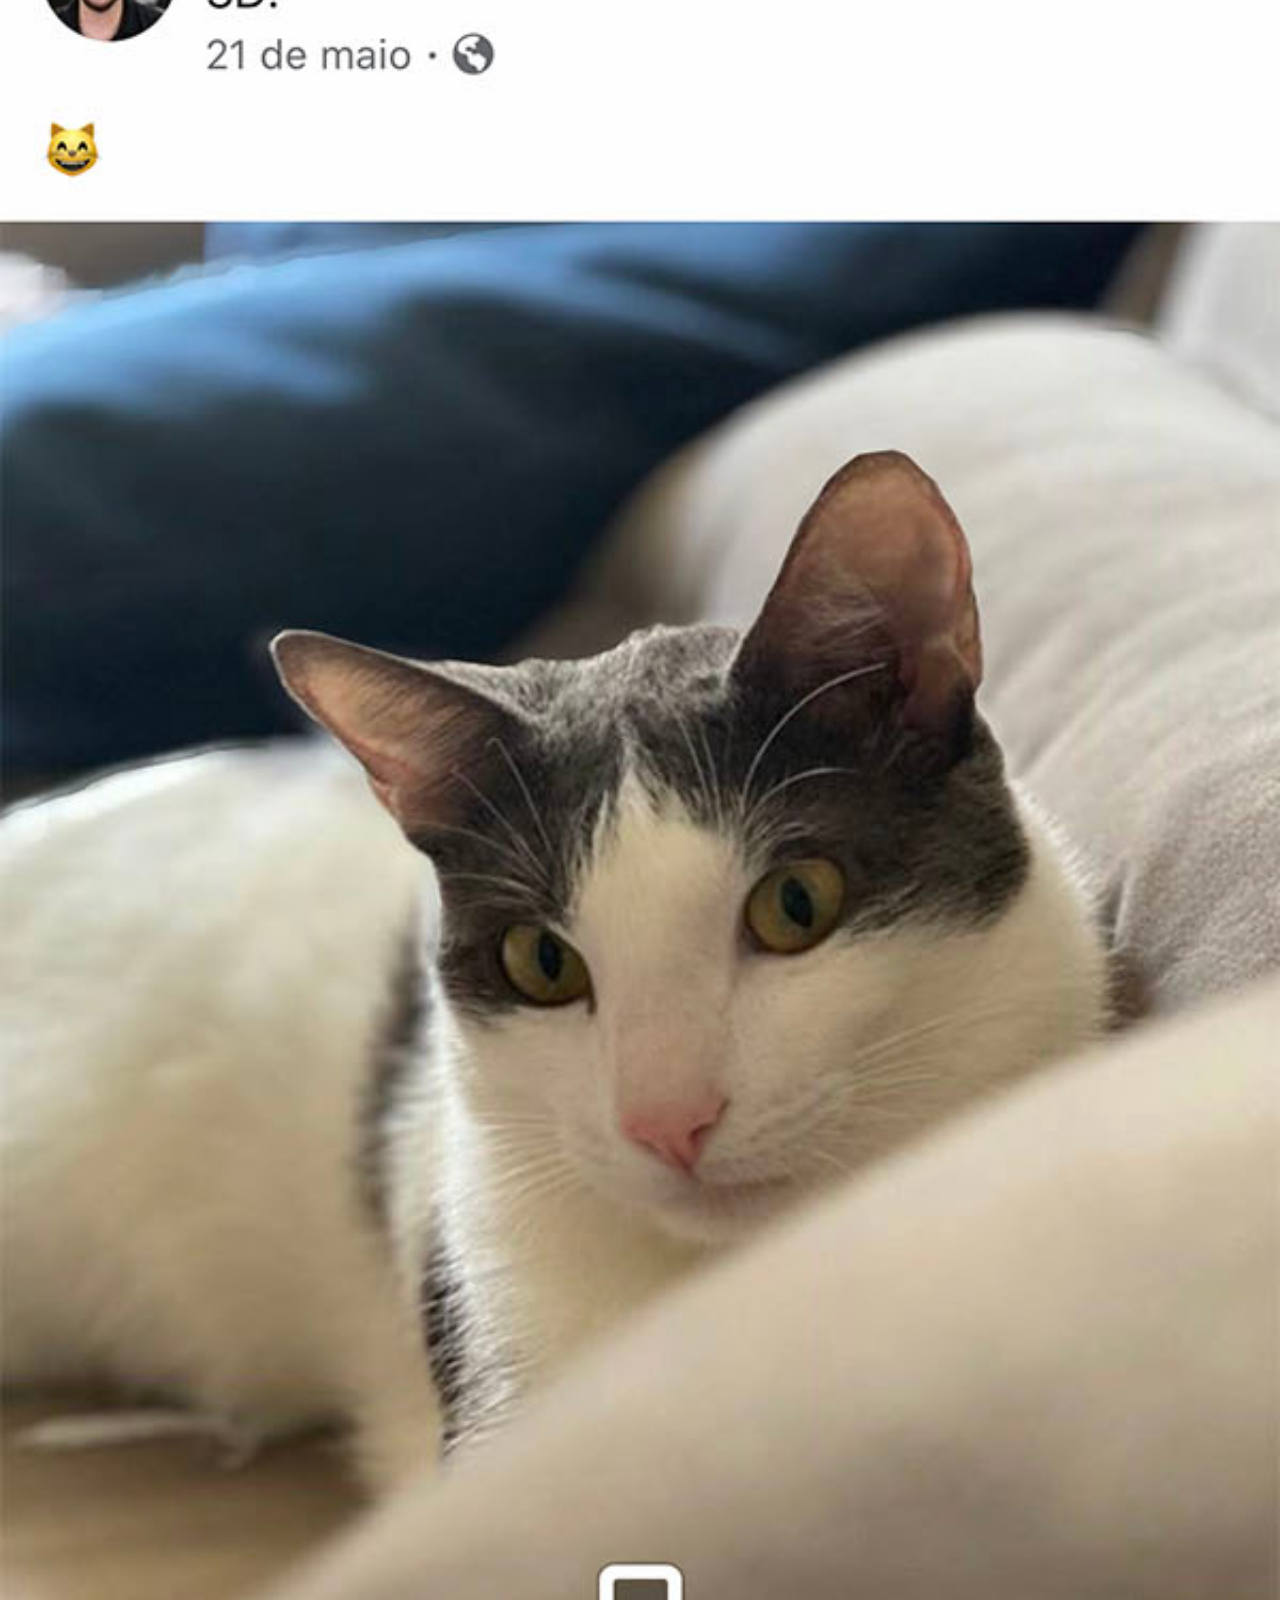
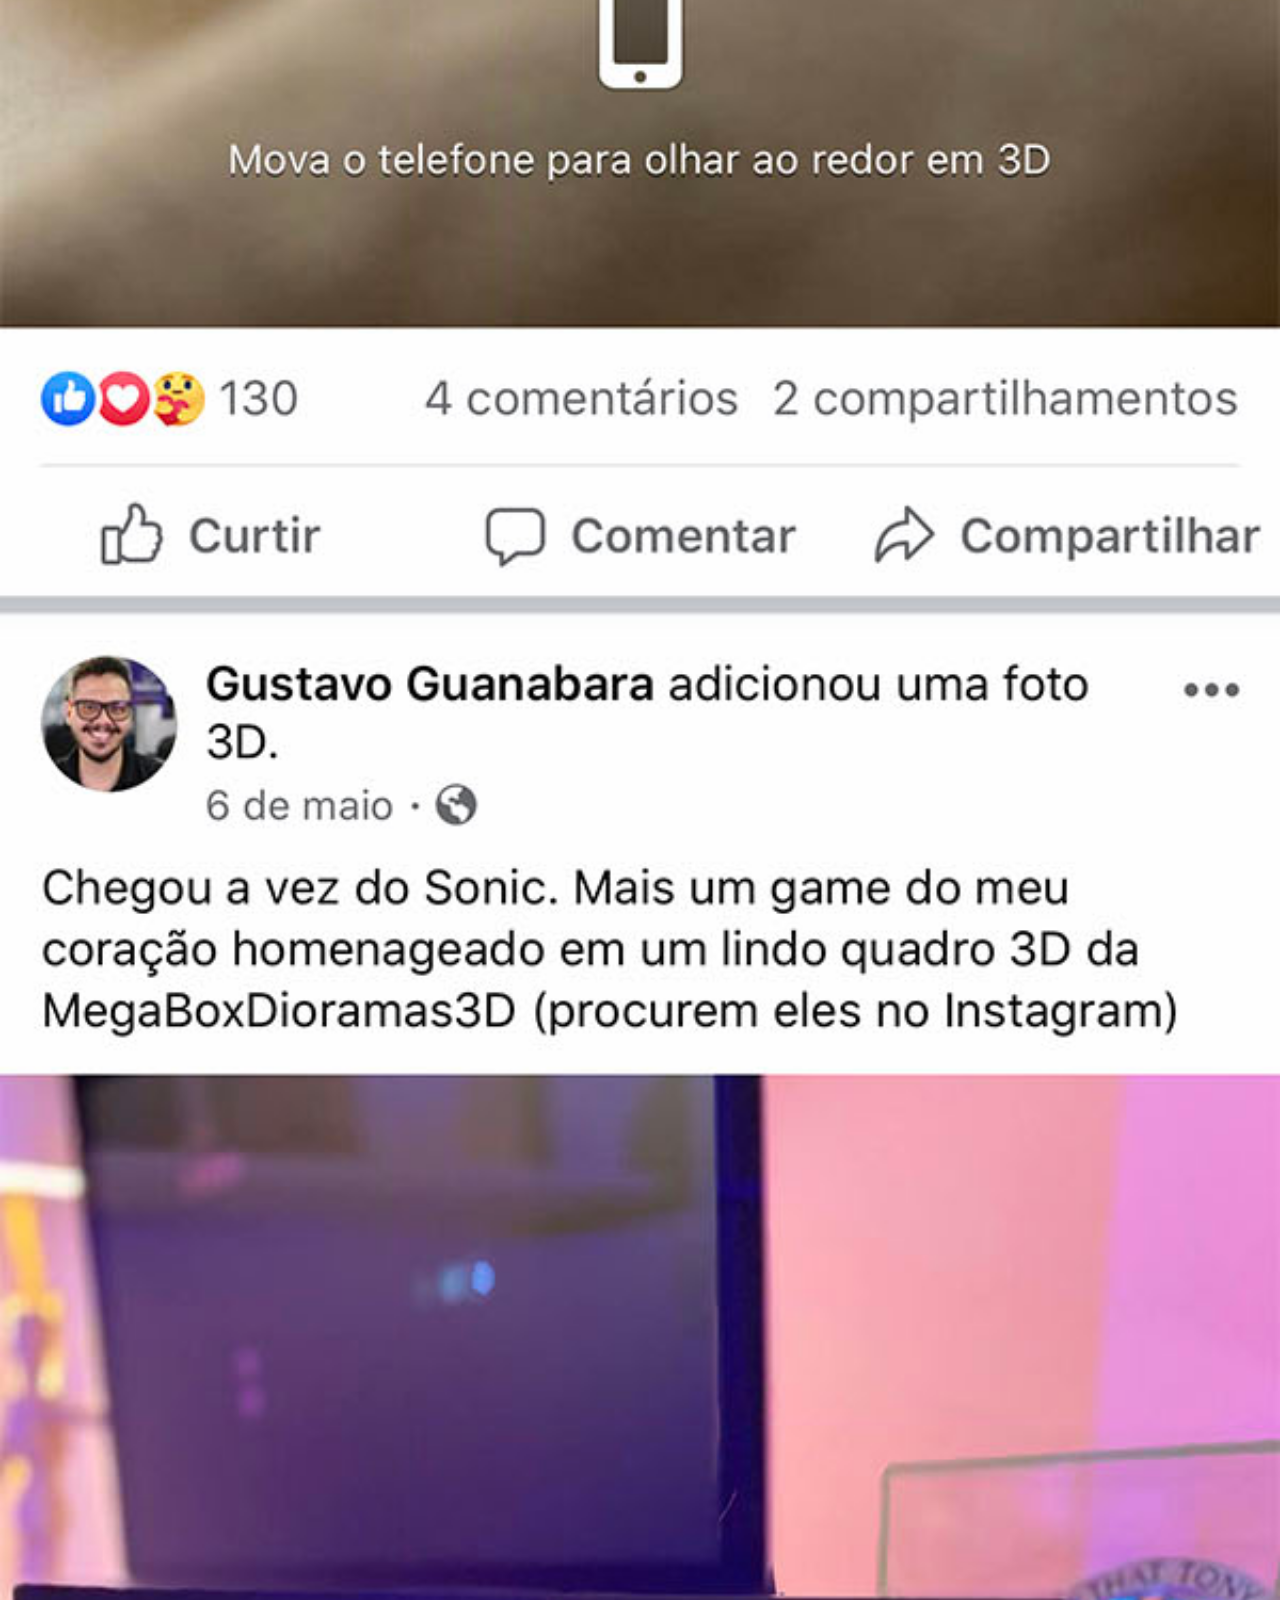
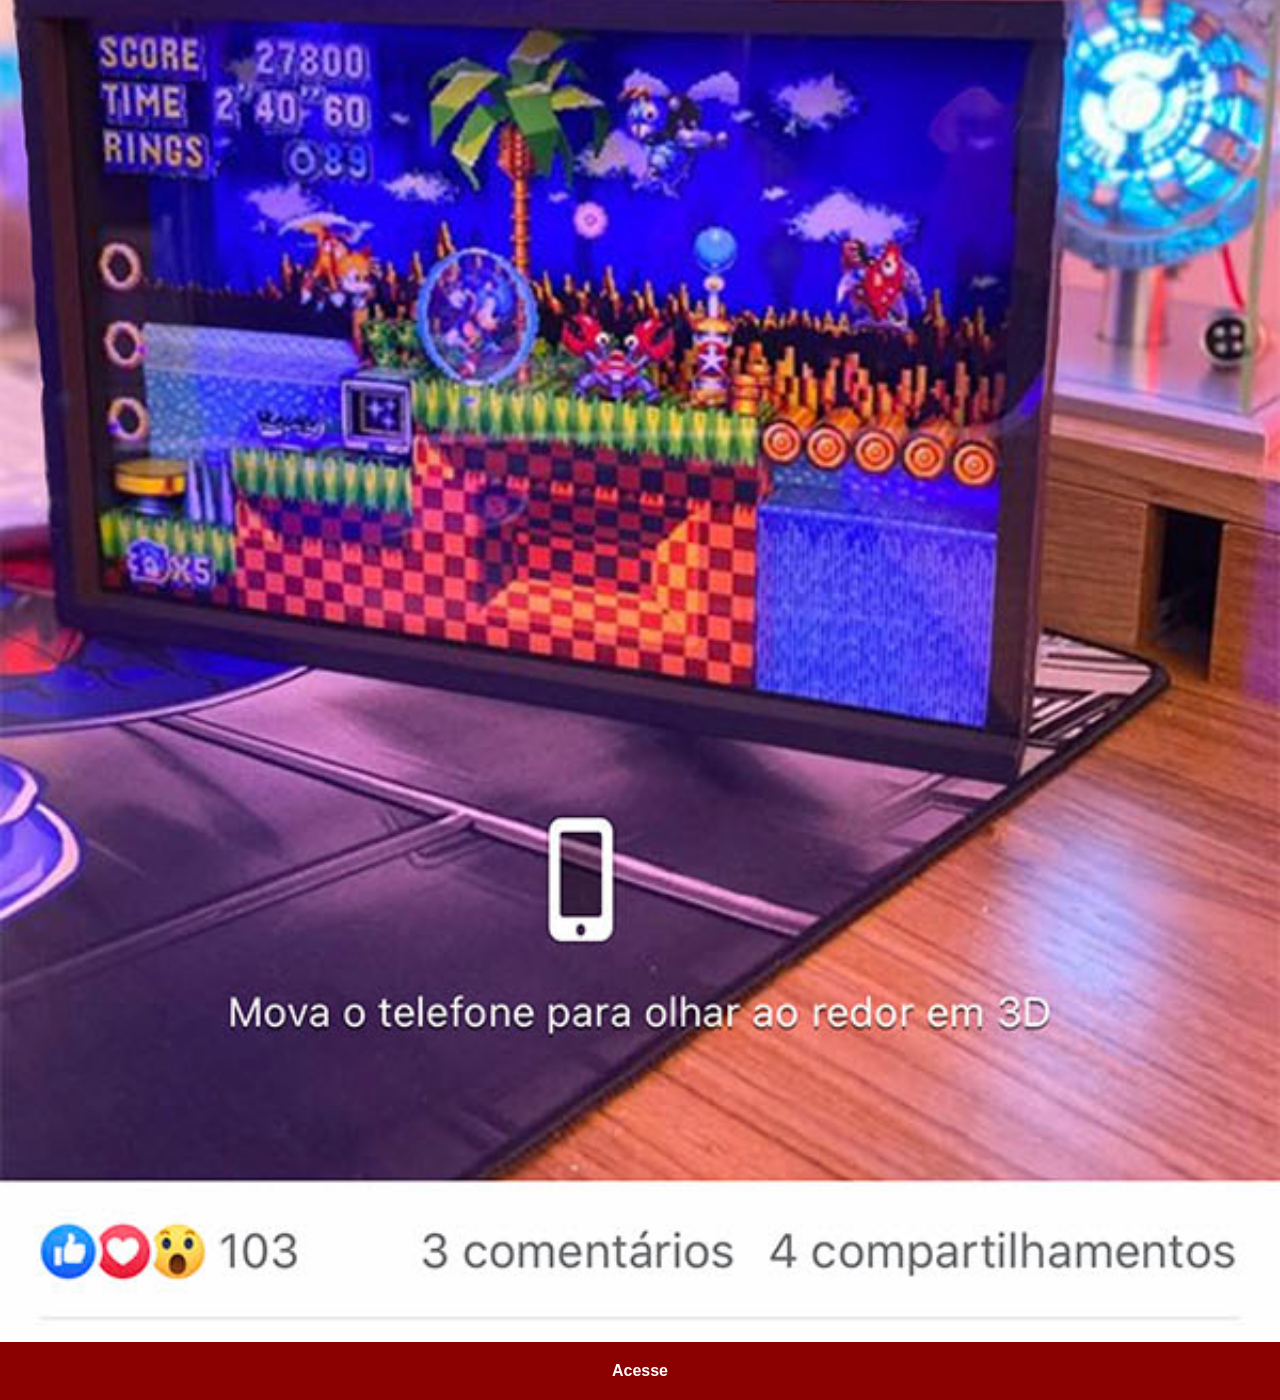
<file: projeto celular/facebook.html>
<!DOCTYPE html>
<html lang="pt-br">
<head>
    <meta charset="UTF-8">
    <meta name="viewport" content="width=device-width, initial-scale=1.0">
    <title>Facebook</title>
    <link rel="stylesheet" href="estilo/social.css">
</head>
<body>
    <img src="imagens/tela-facebook.jpg" alt="">
    <a href="https://www.facebook.com/gustavoguanabara/">Acesse</a>
</body>
</html>
</file>
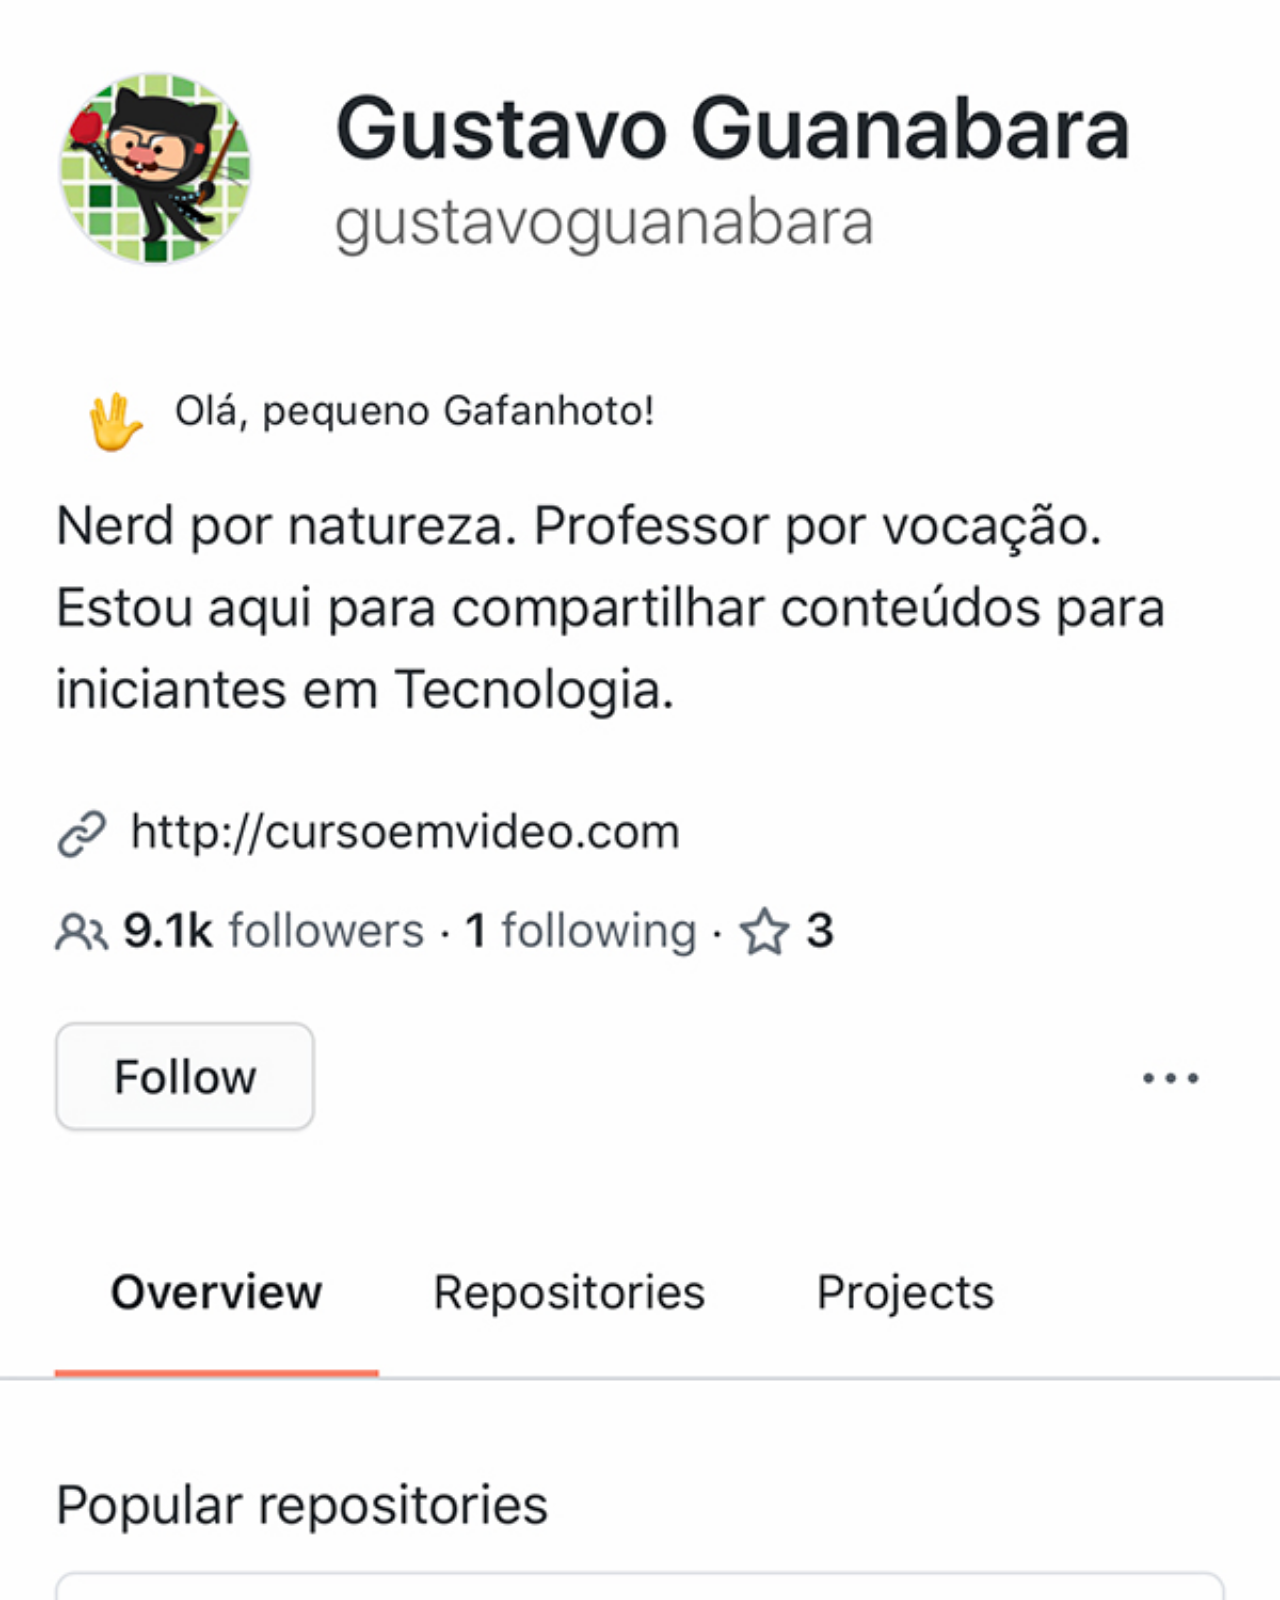
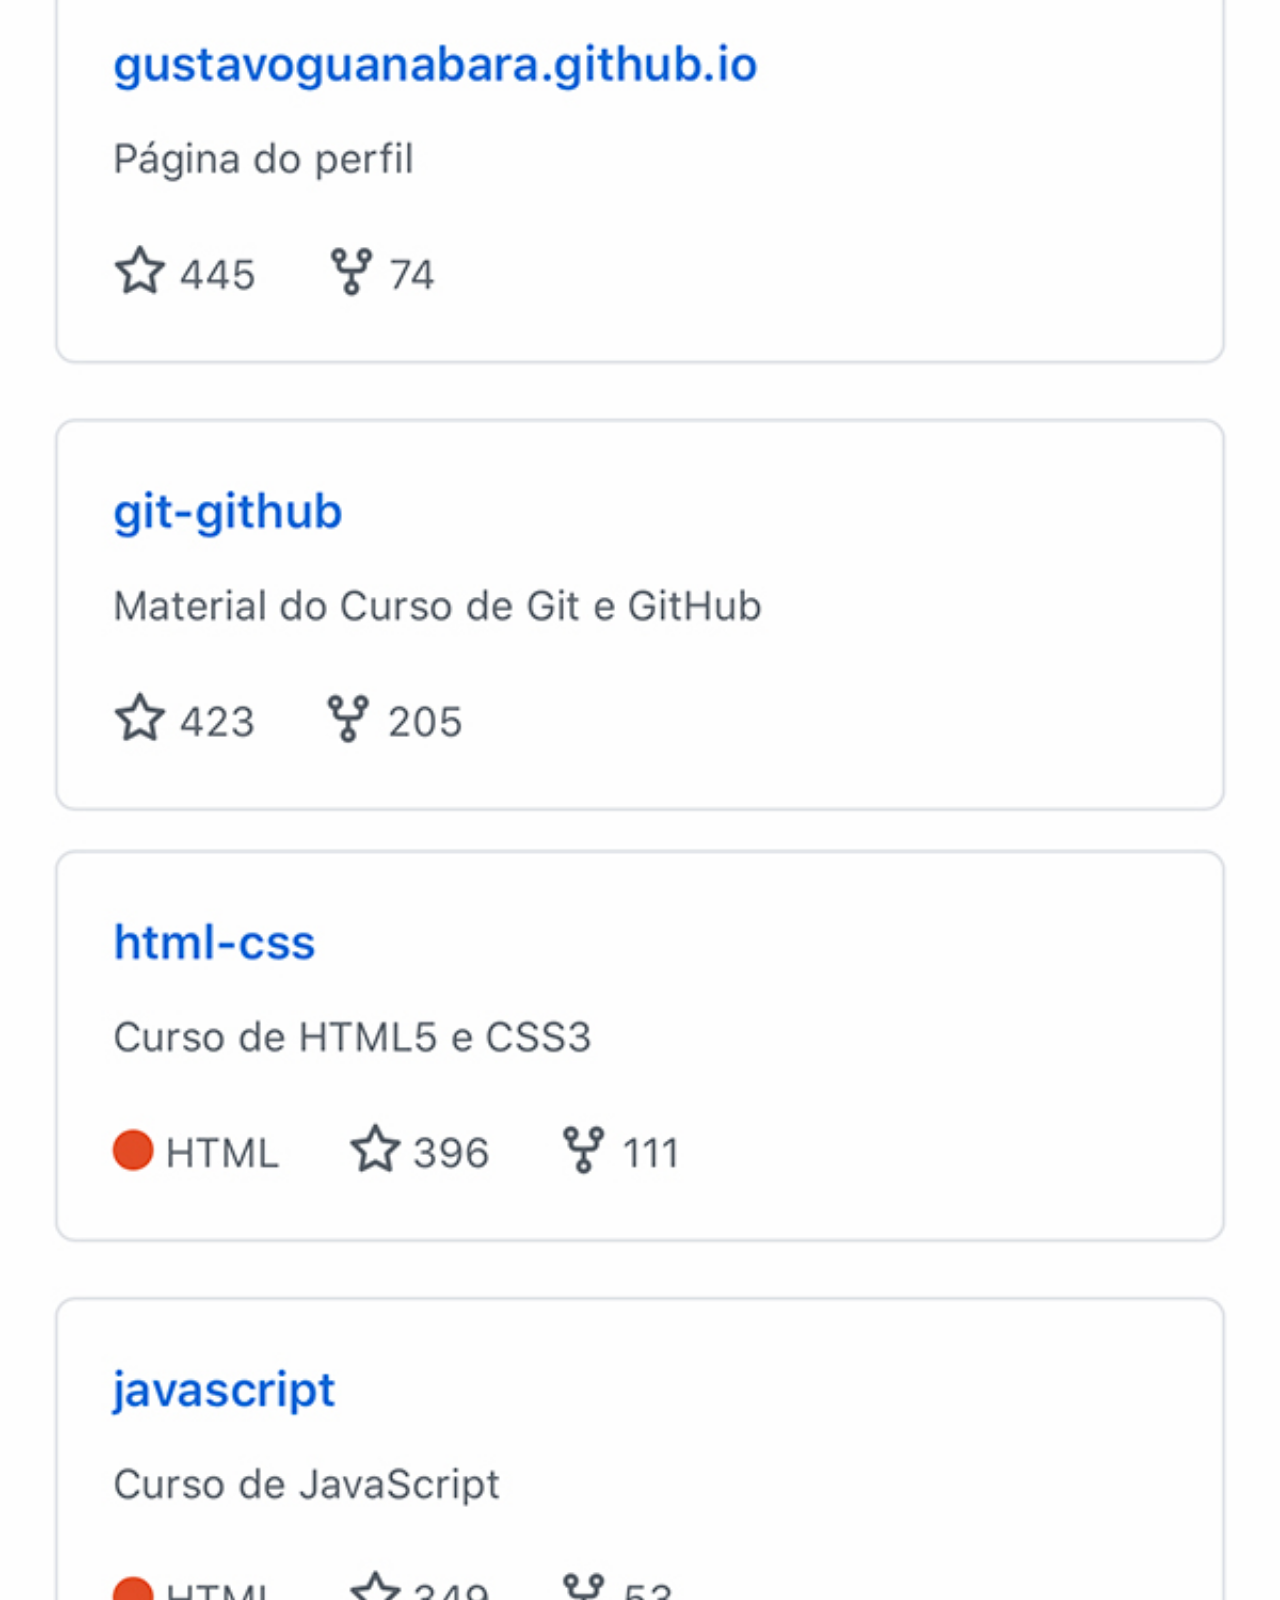
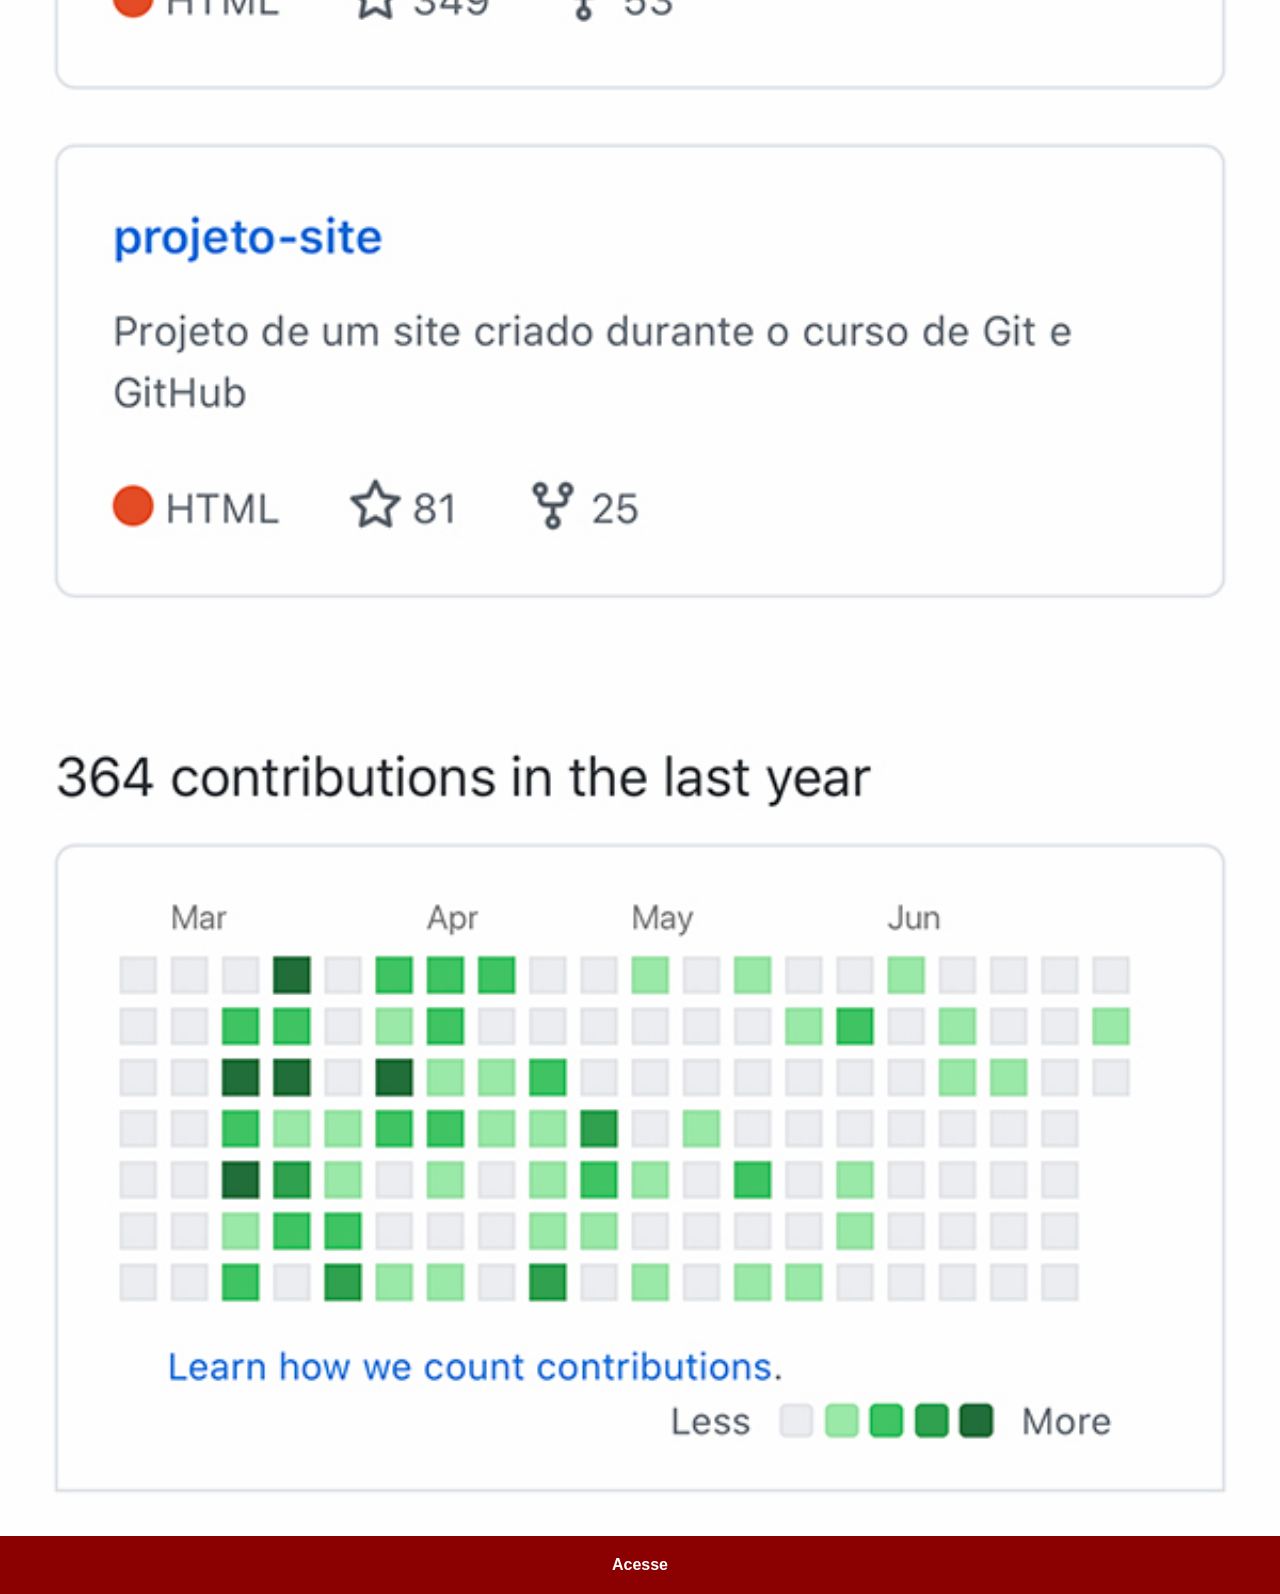
<file: projeto celular/github.html>
<!DOCTYPE html>
<html lang="pt-br">
<head>
    <meta charset="UTF-8">
    <meta name="viewport" content="width=], initial-scale=1.0">
    <title>Github</title>
    <link rel="stylesheet" href="estilo/social.css">
</head>
<body>
    <img src="imagens/tela-github.jpg" alt="">
    <a href="https://github.com/gustavoguanabara?tab=overview&from=2020-12-01&to=2020-12-31" target="_blank">Acesse</a>
</body>
</html>
</file>
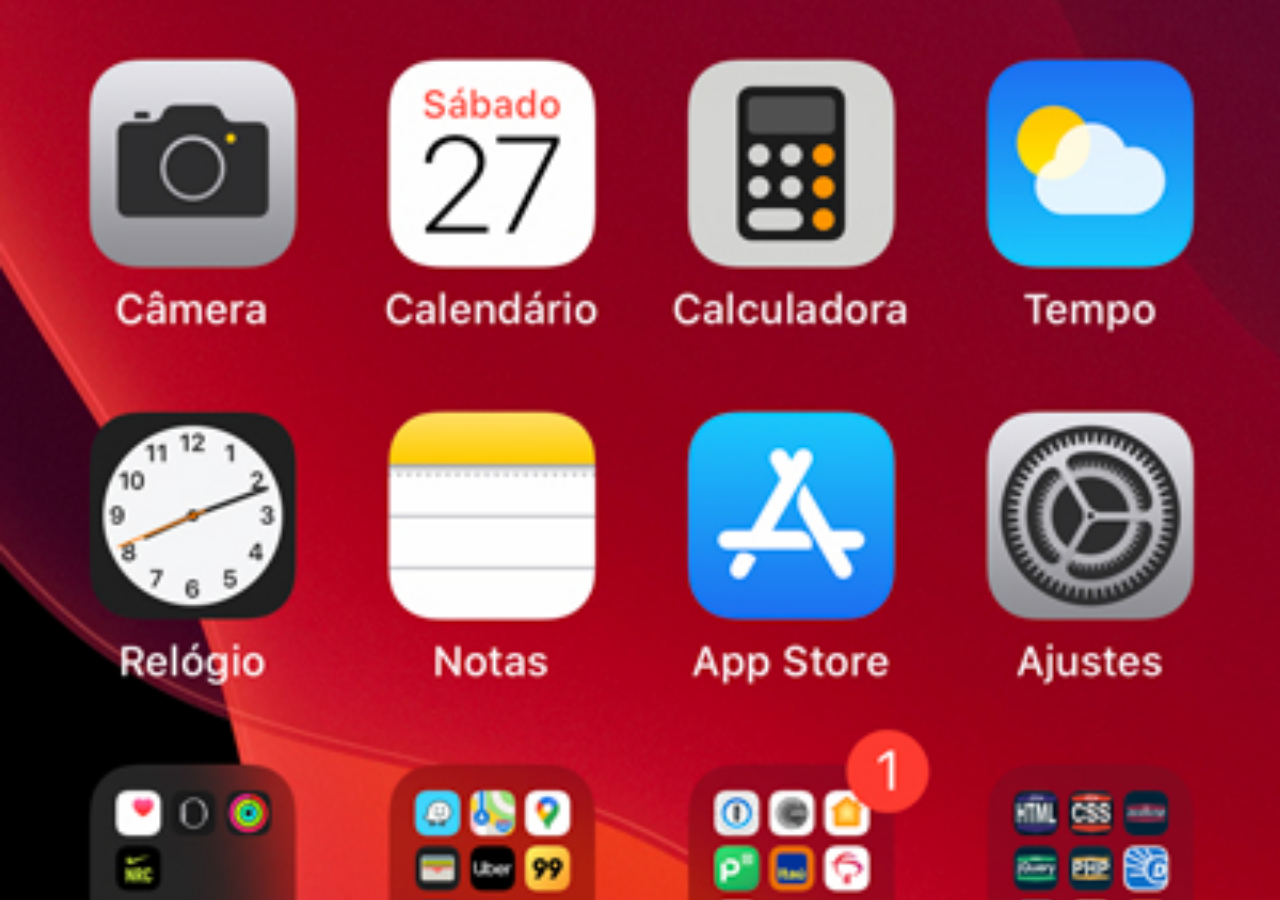
<file: projeto celular/home.html>
<!DOCTYPE html>
<html lang="en">
<head>
    <meta charset="UTF-8">
    <meta name="viewport" content="width=device-width, initial-scale=1.0">
    <title>Home</title>
    <style>
        *{
            margin: 0px;
            padding: 0px;
        }
        body{
            background: black url('imagens/tela-home.jpg') no-repeat top center;
            width: 100vw;
            height: 100vh;
            background-size: cover;
        }
    </style>
</head>
<body>
    
</body>
</html>
</file>
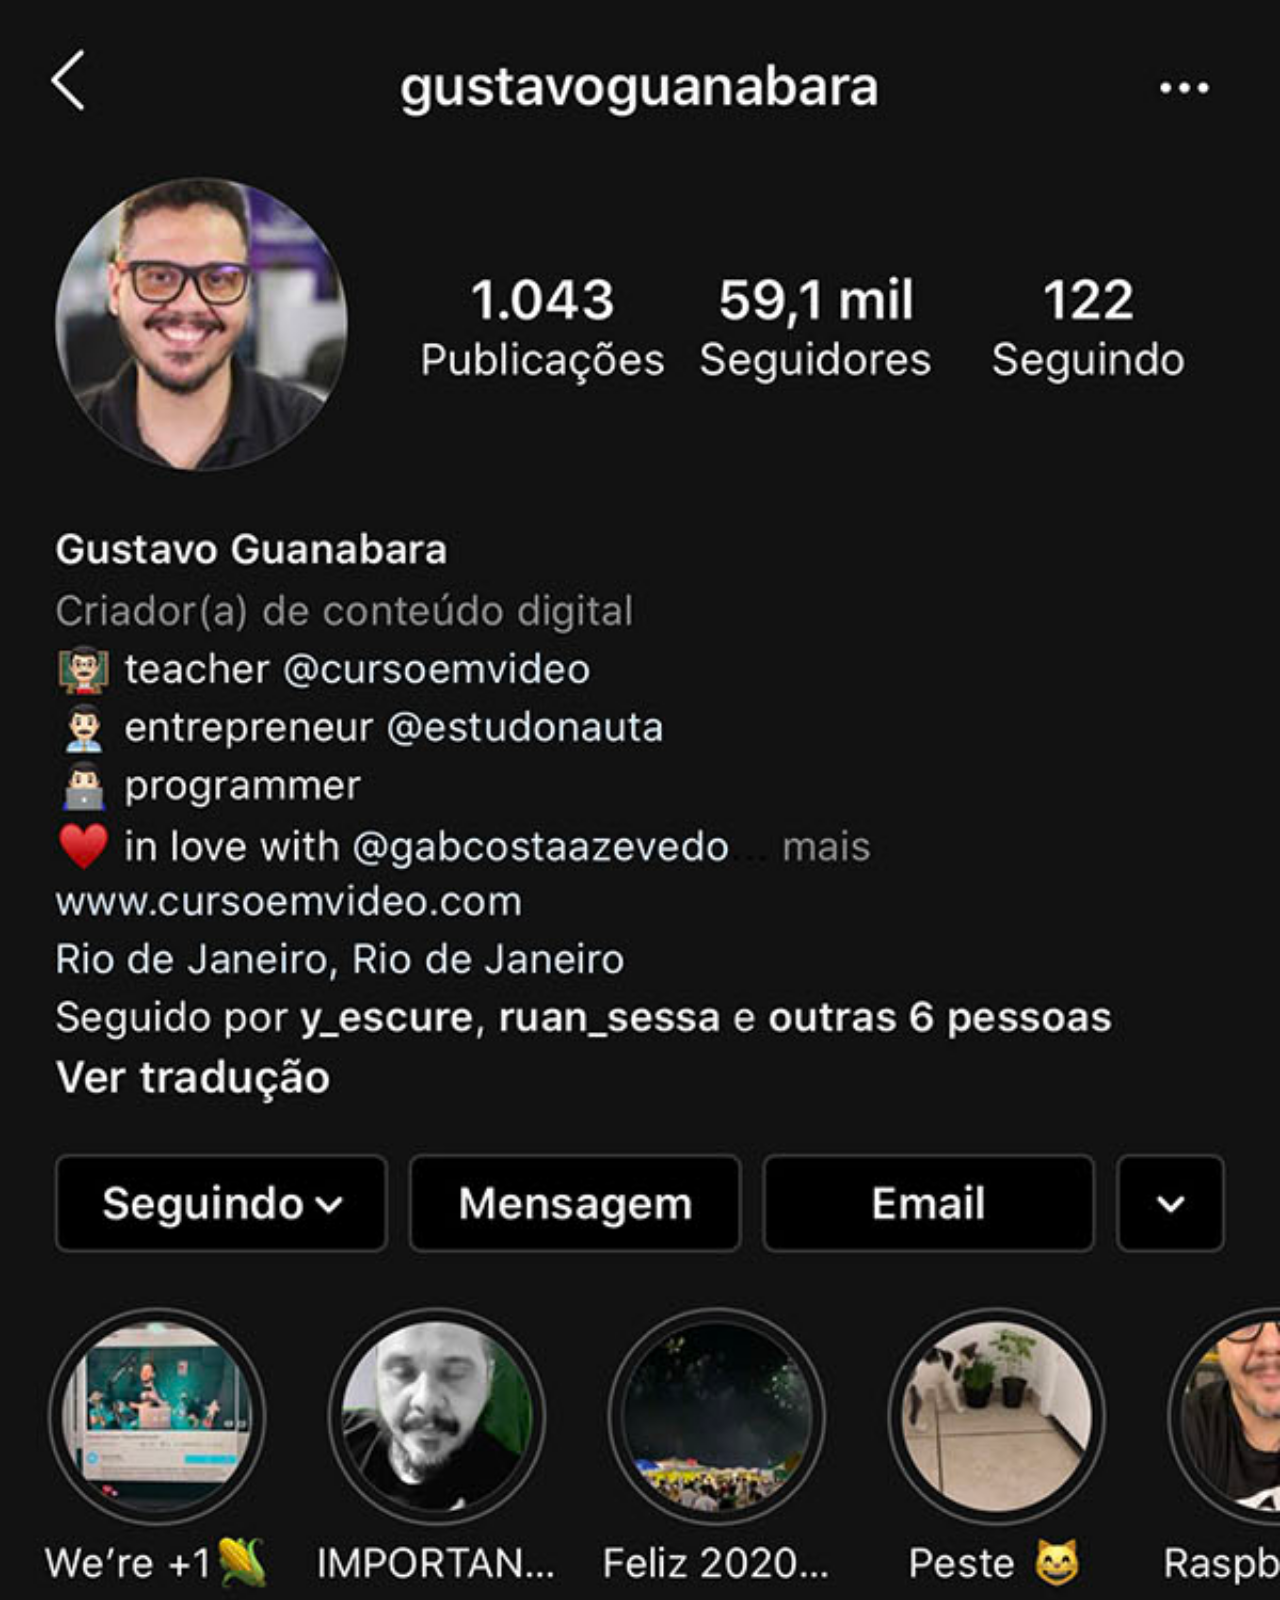
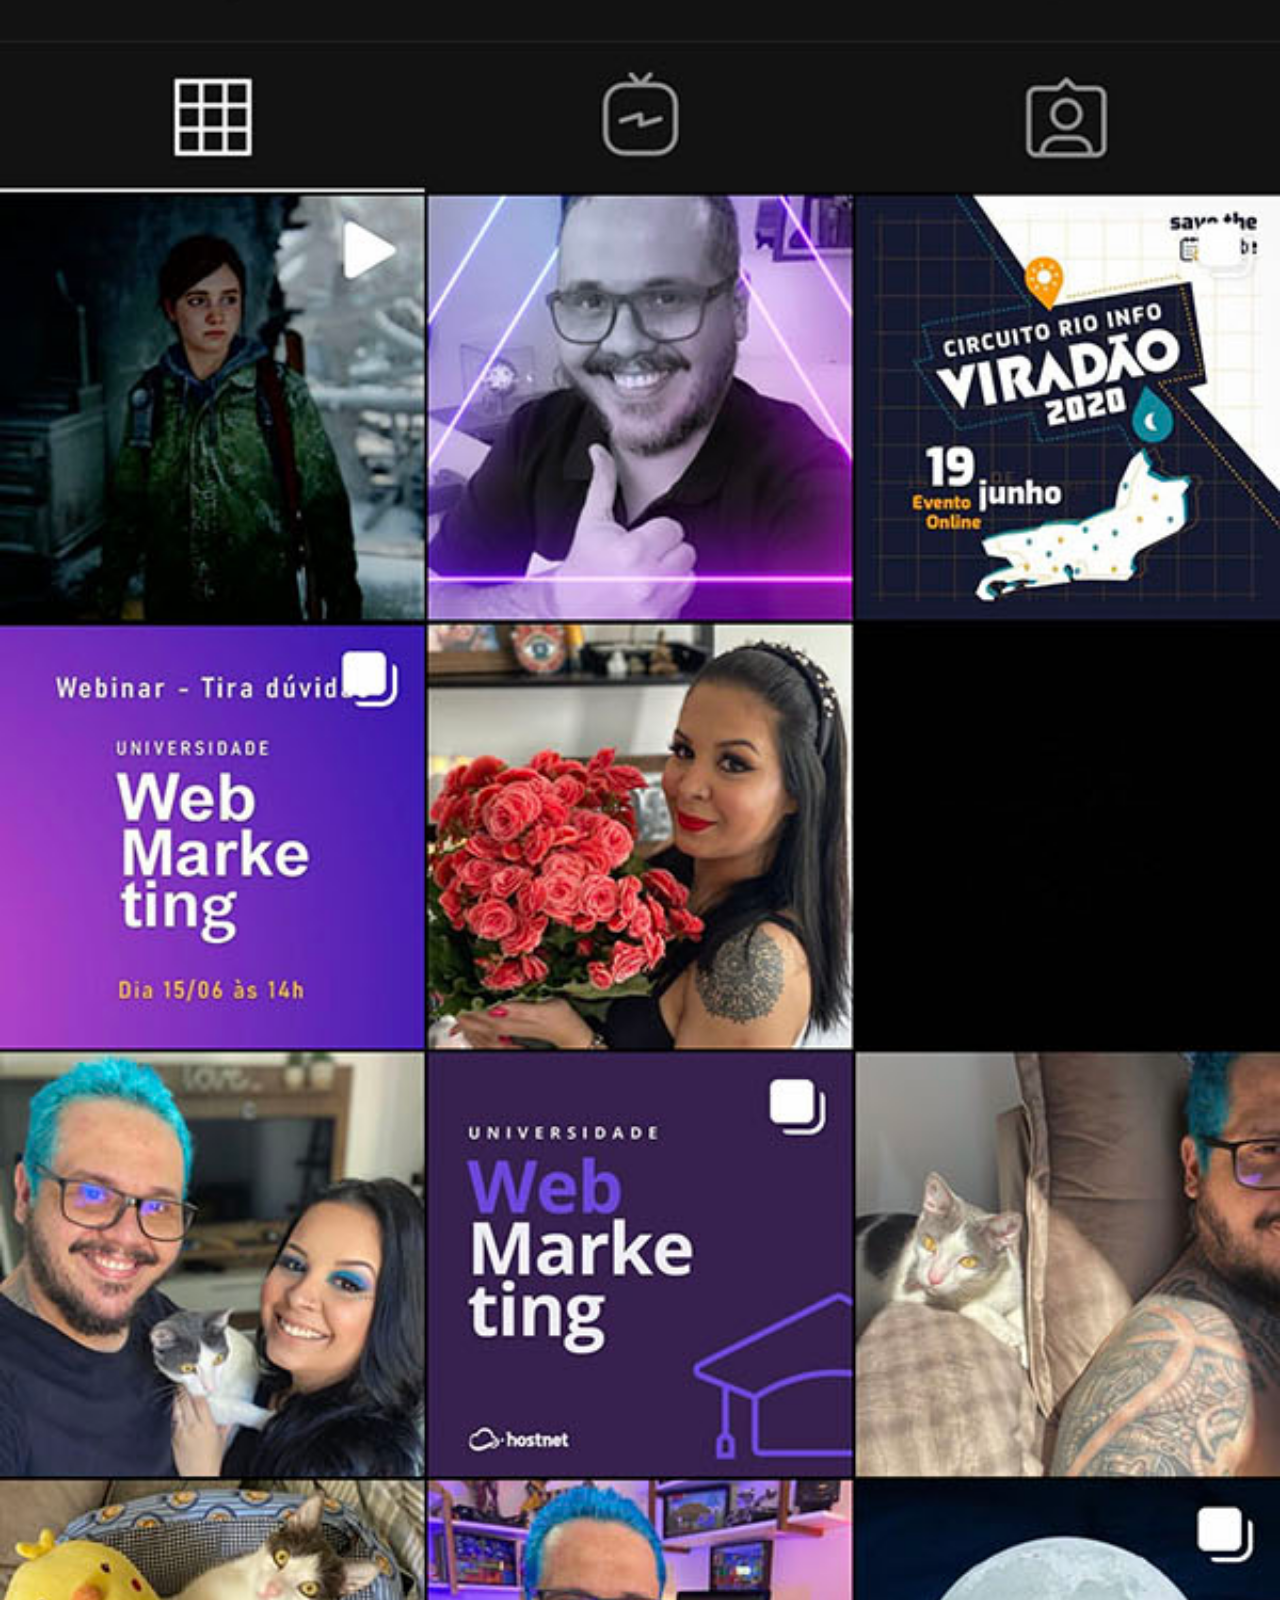
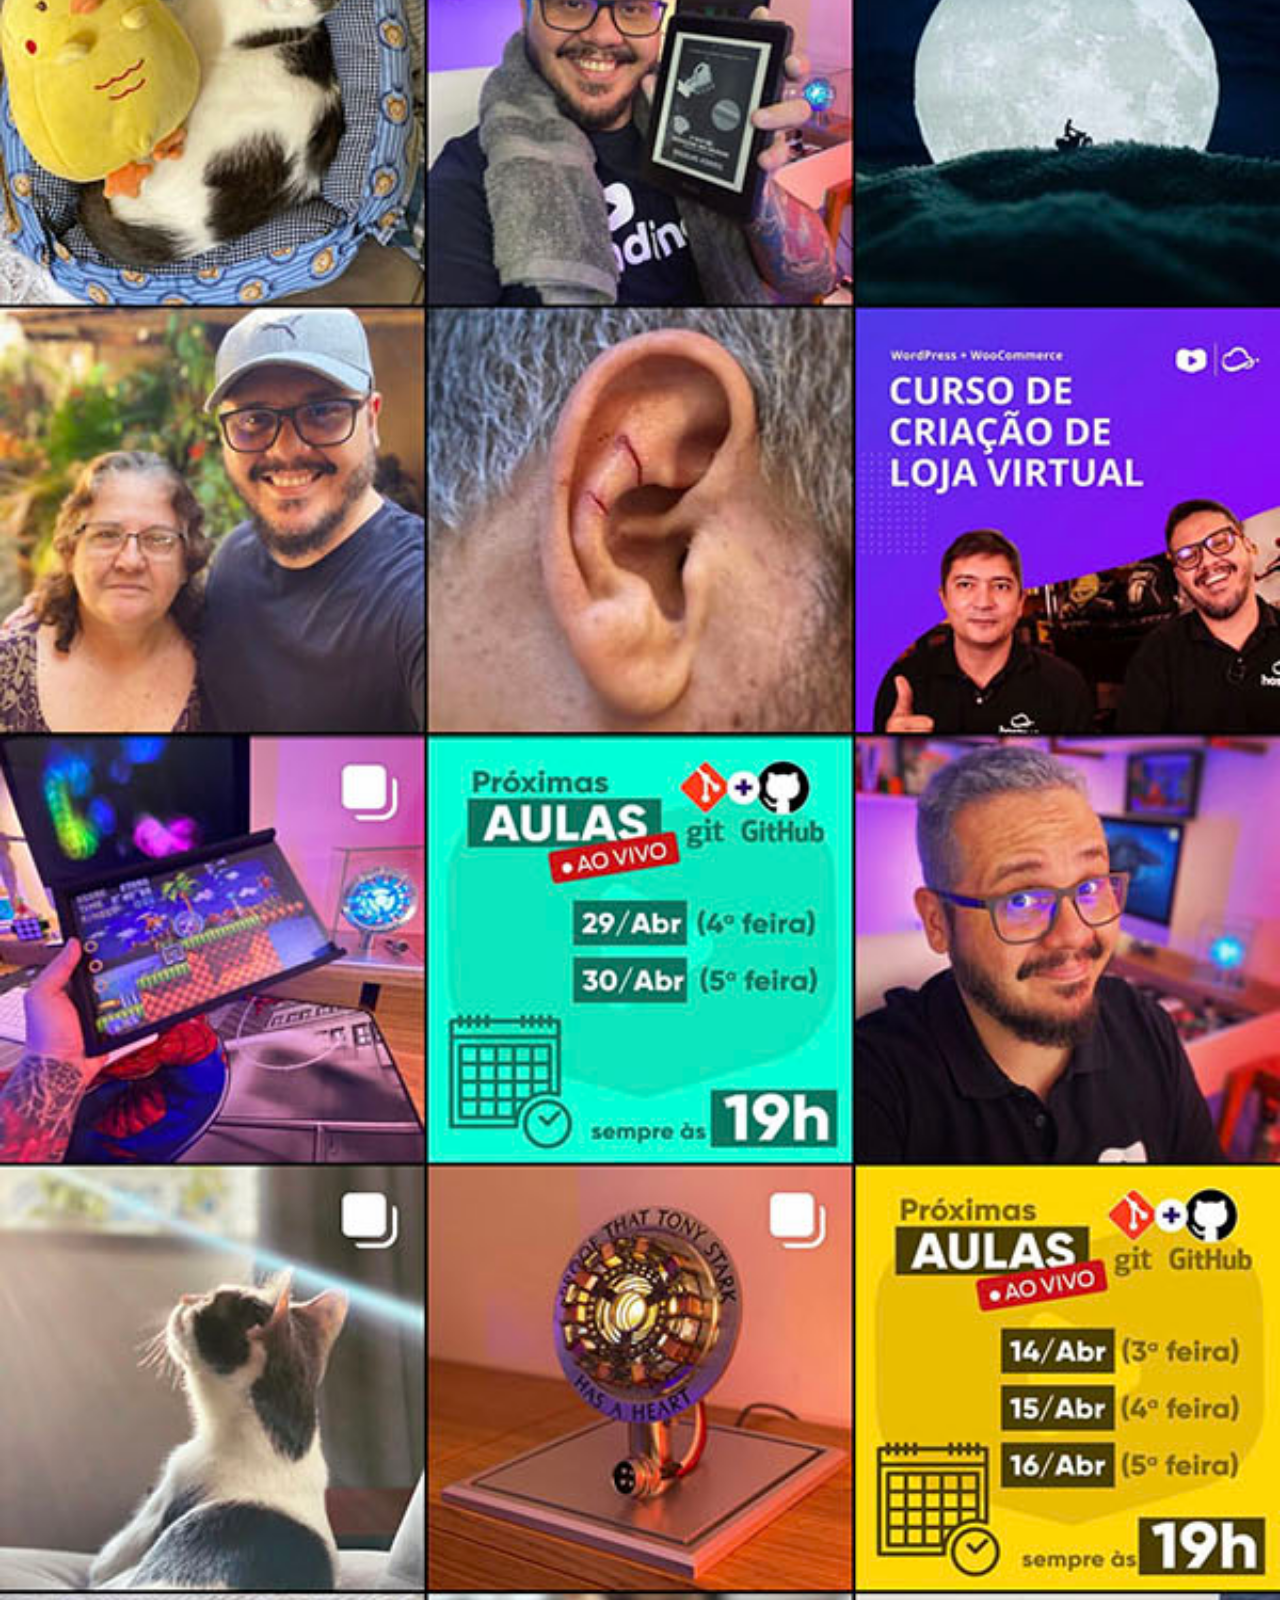
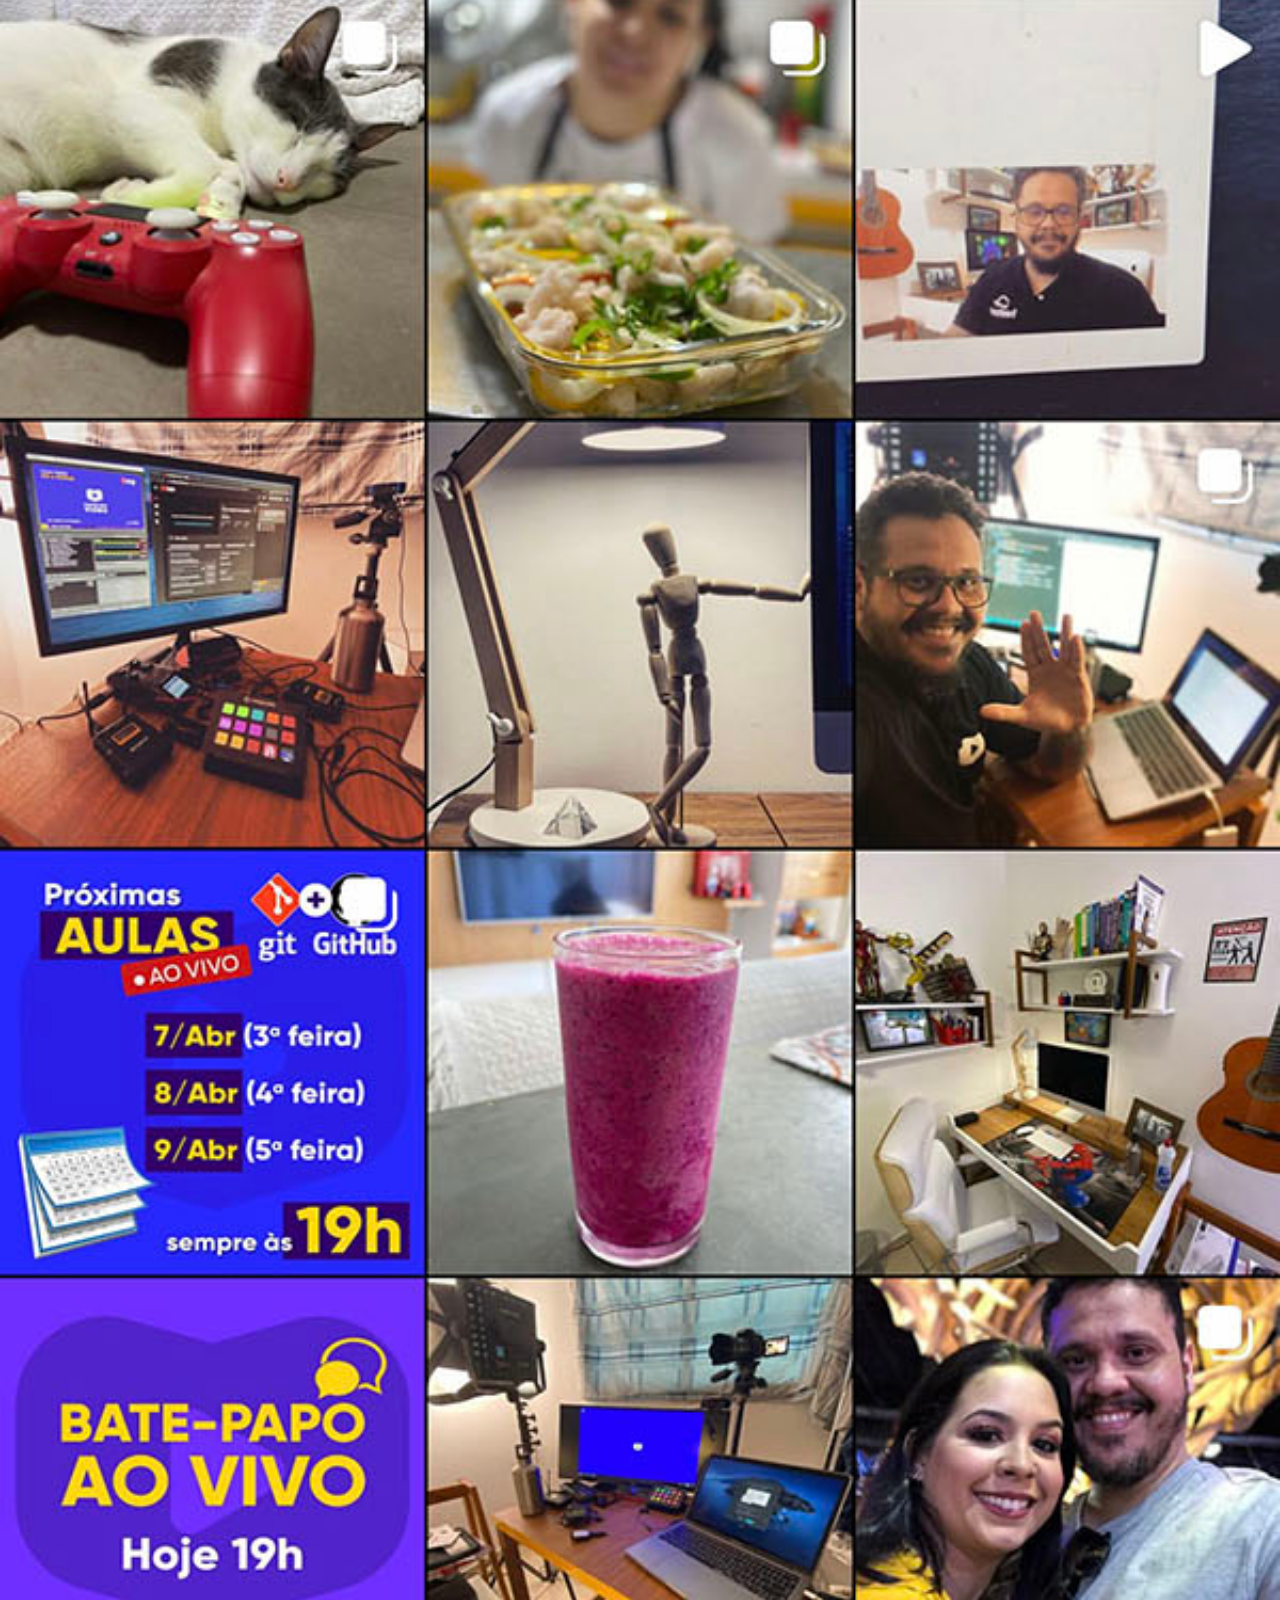
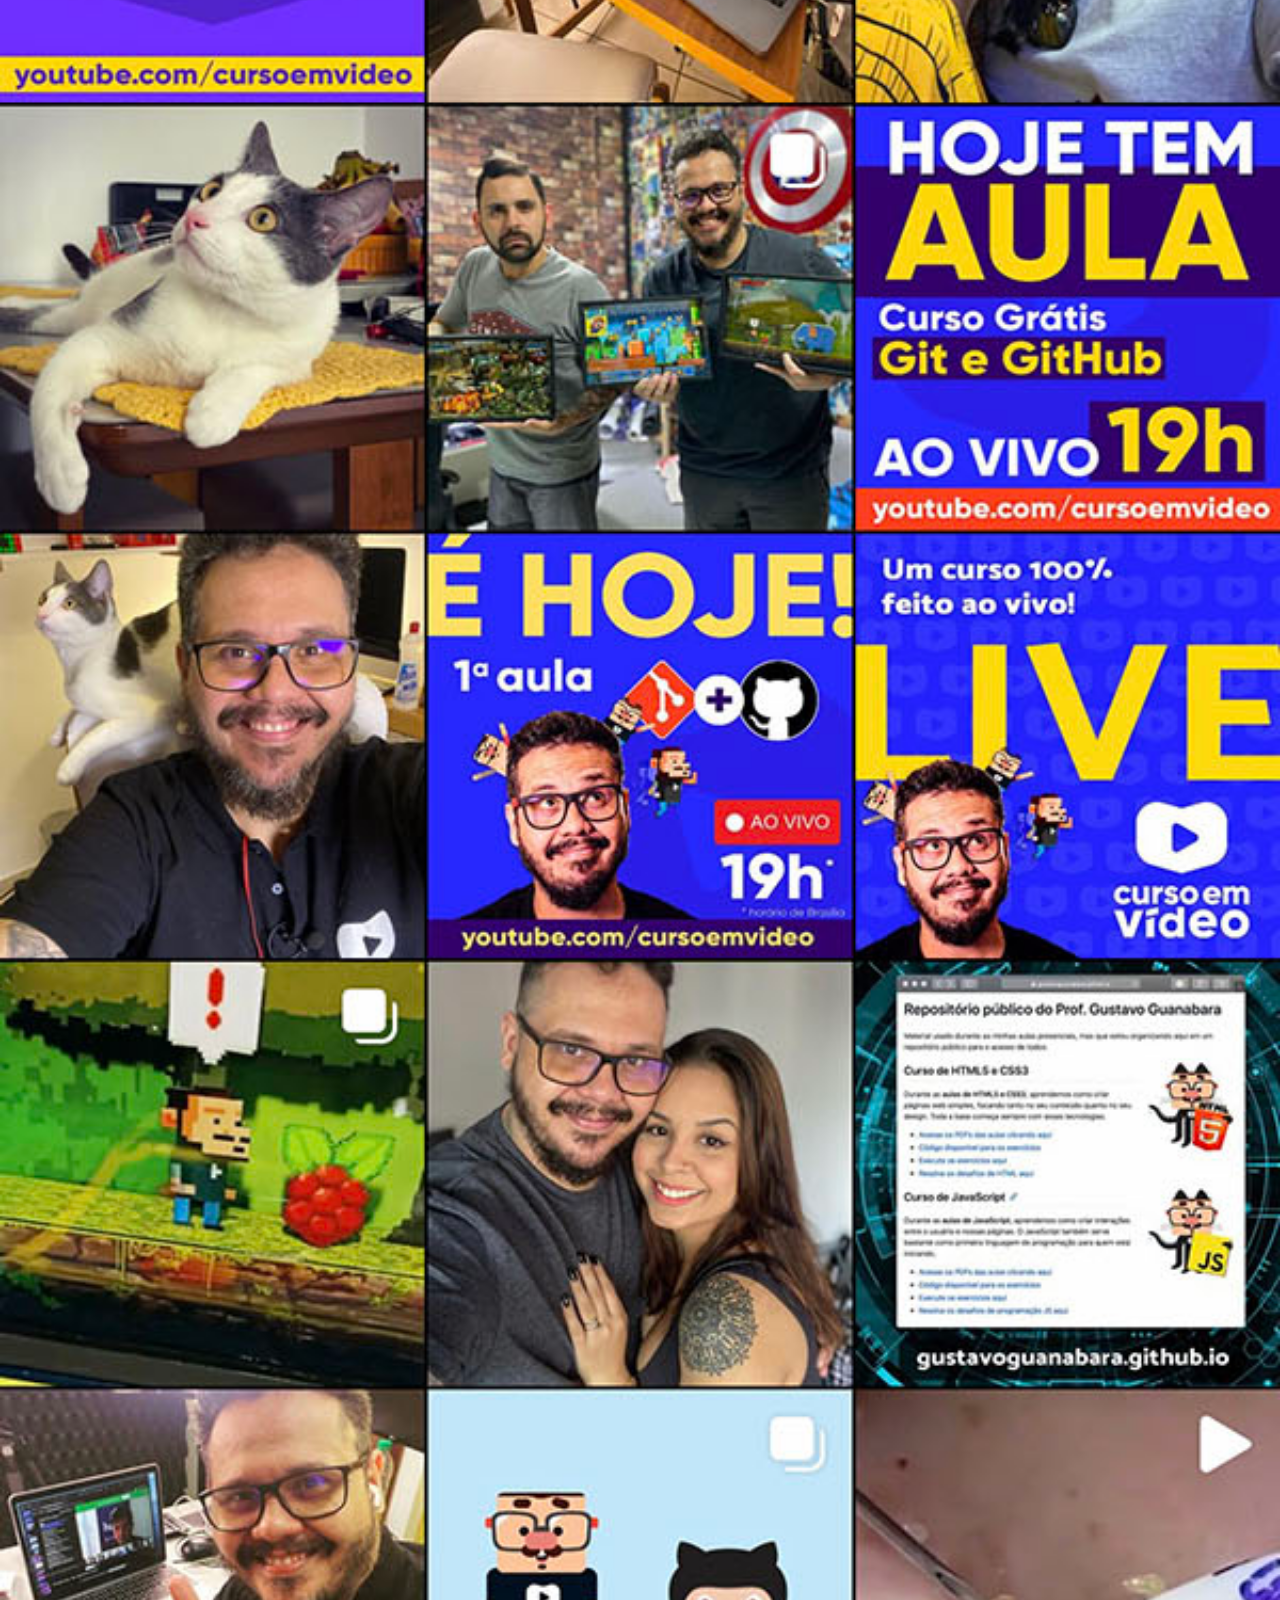
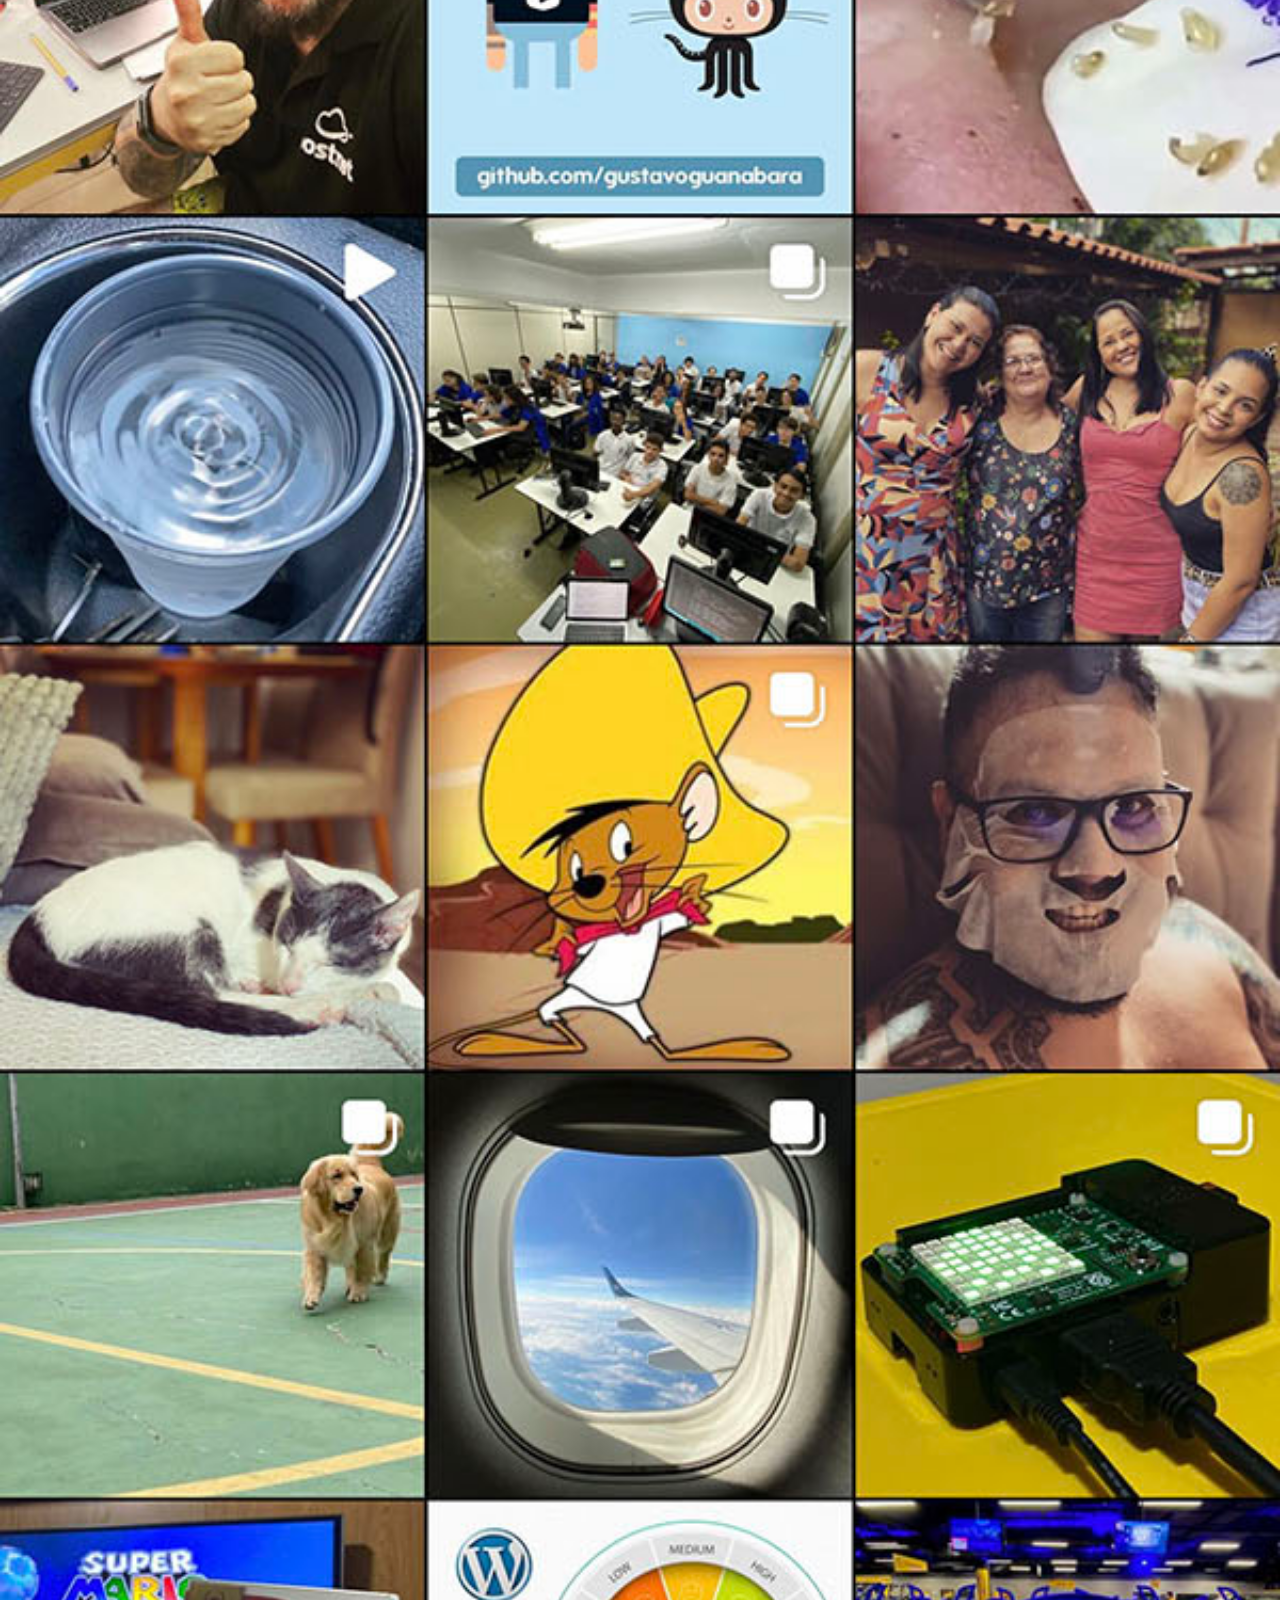
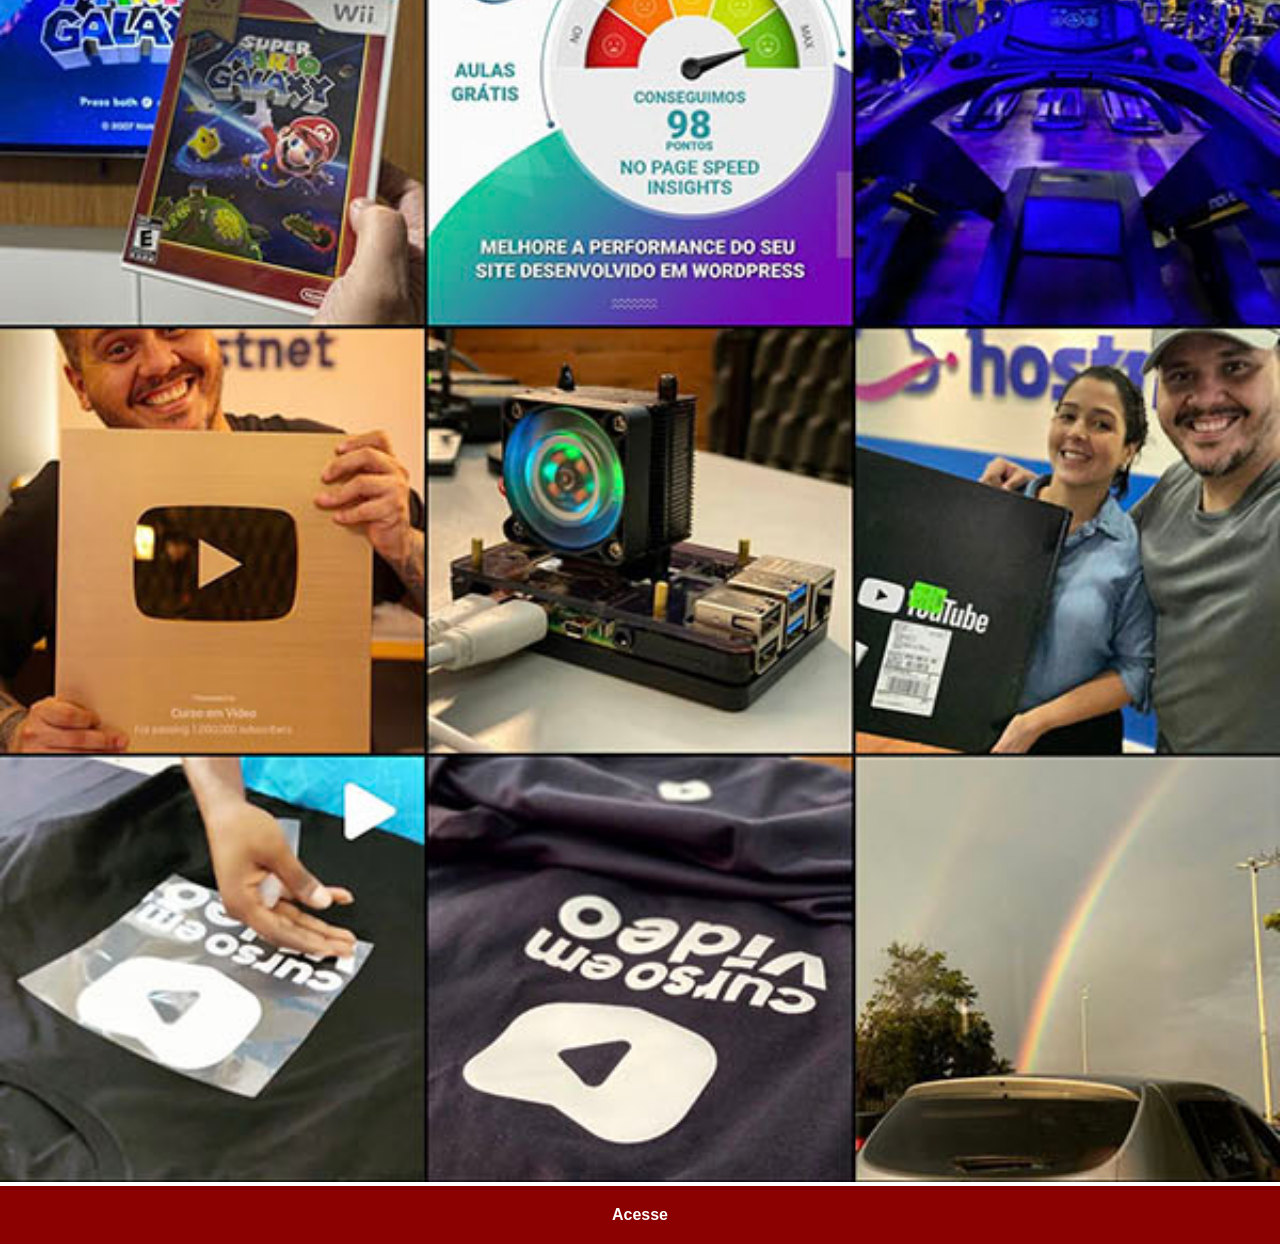
<file: projeto celular/instagram.html>
<!DOCTYPE html>
<html lang="pt-br">
<head>
    <meta charset="UTF-8">
    <meta name="viewport" content="width=device-width, initial-scale=1.0">
    <title>Document</title>
    <link rel="stylesheet" href="estilo/social.css">
</head>
<body>
    <img src="imagens/tela-instagram.jpg" alt="">
    <a href="https://www.instagram.com/gustavoguanabara/p/DGGL926OwRo/" target="_blank">Acesse</a>
</body>
</html>
</file>
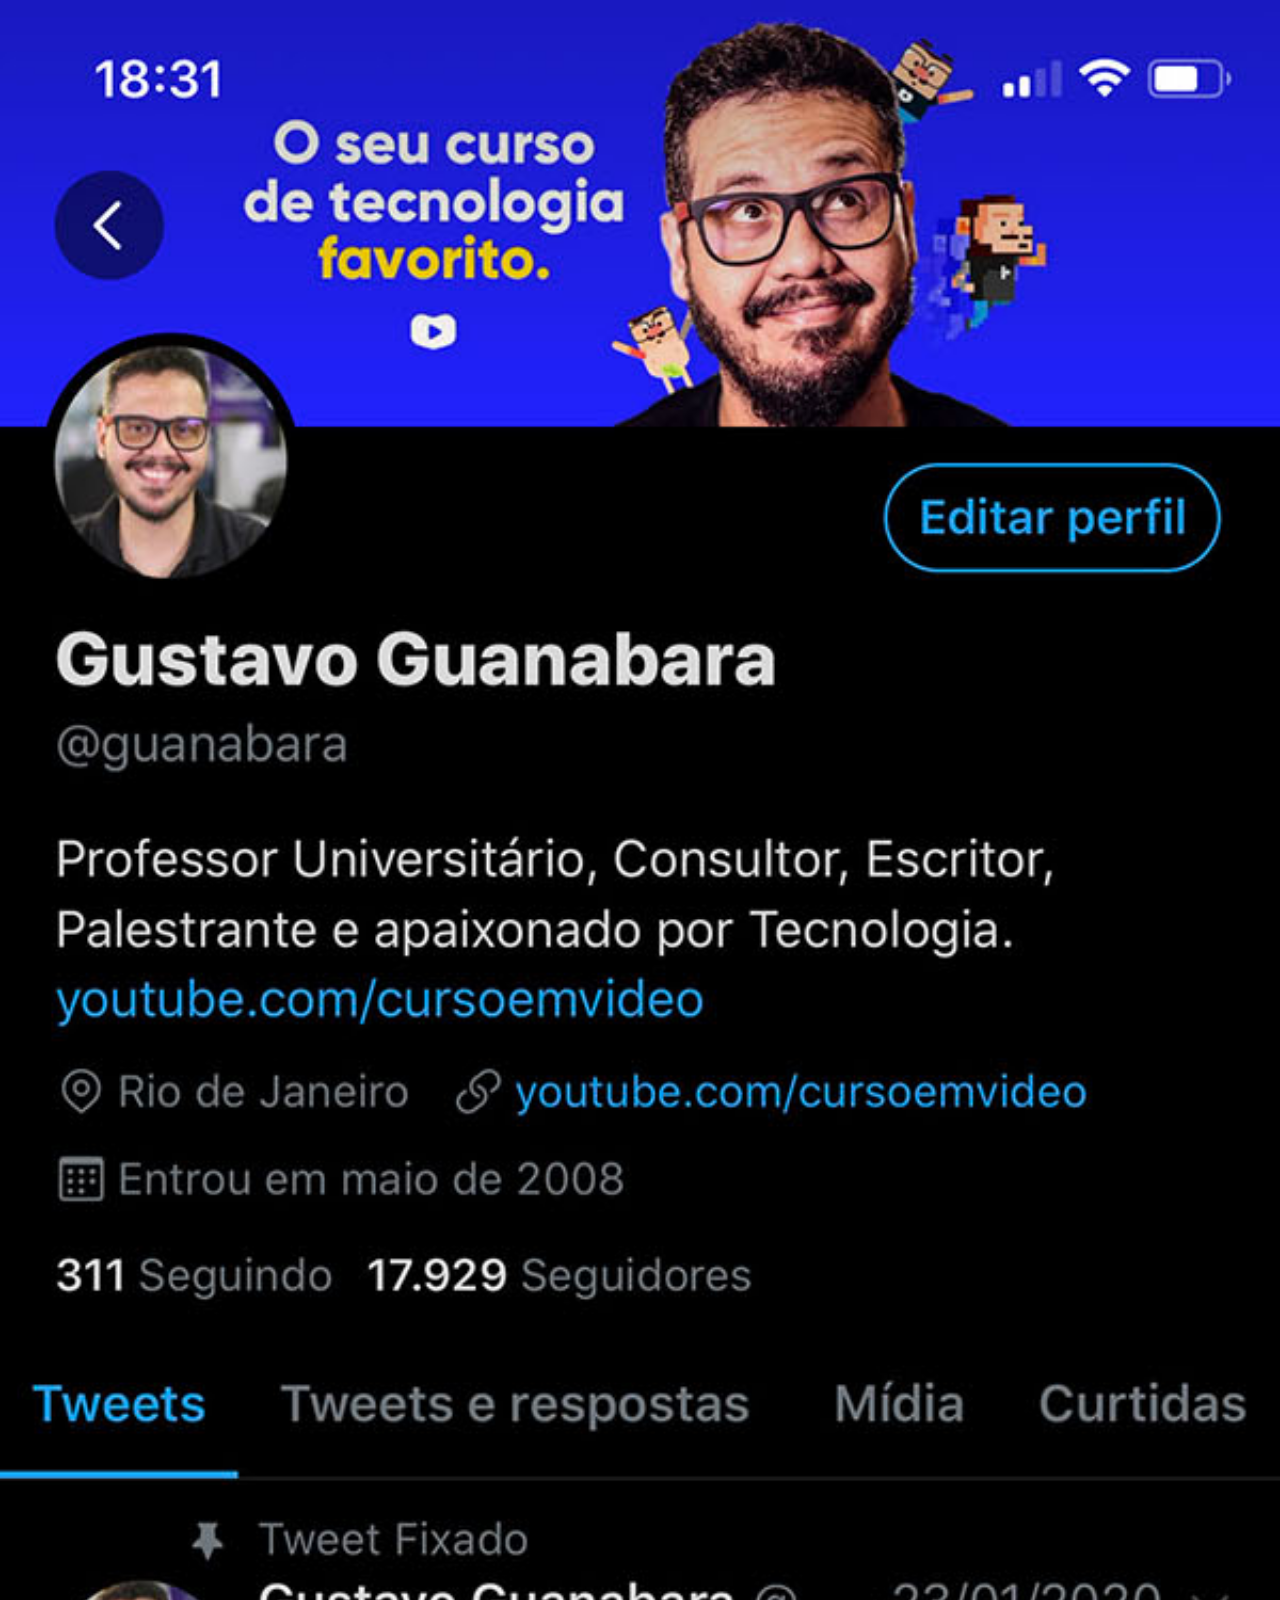
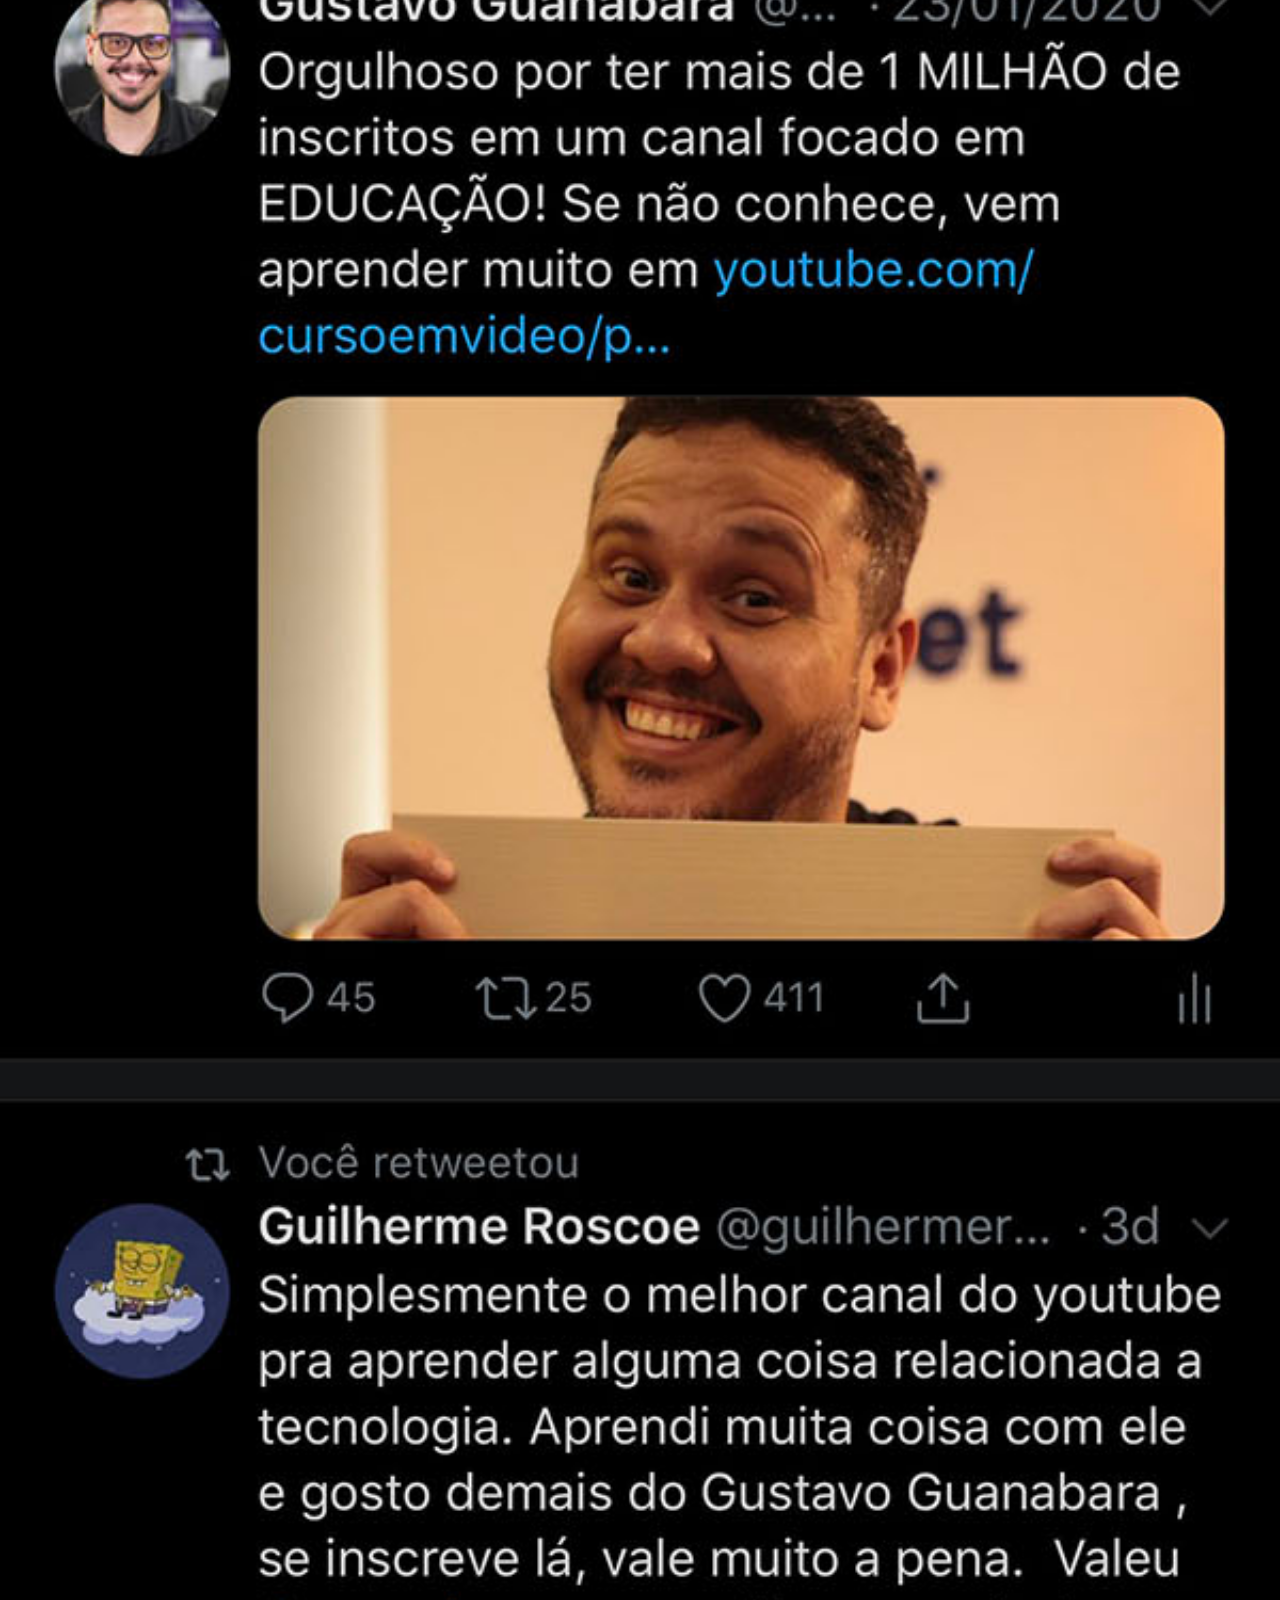
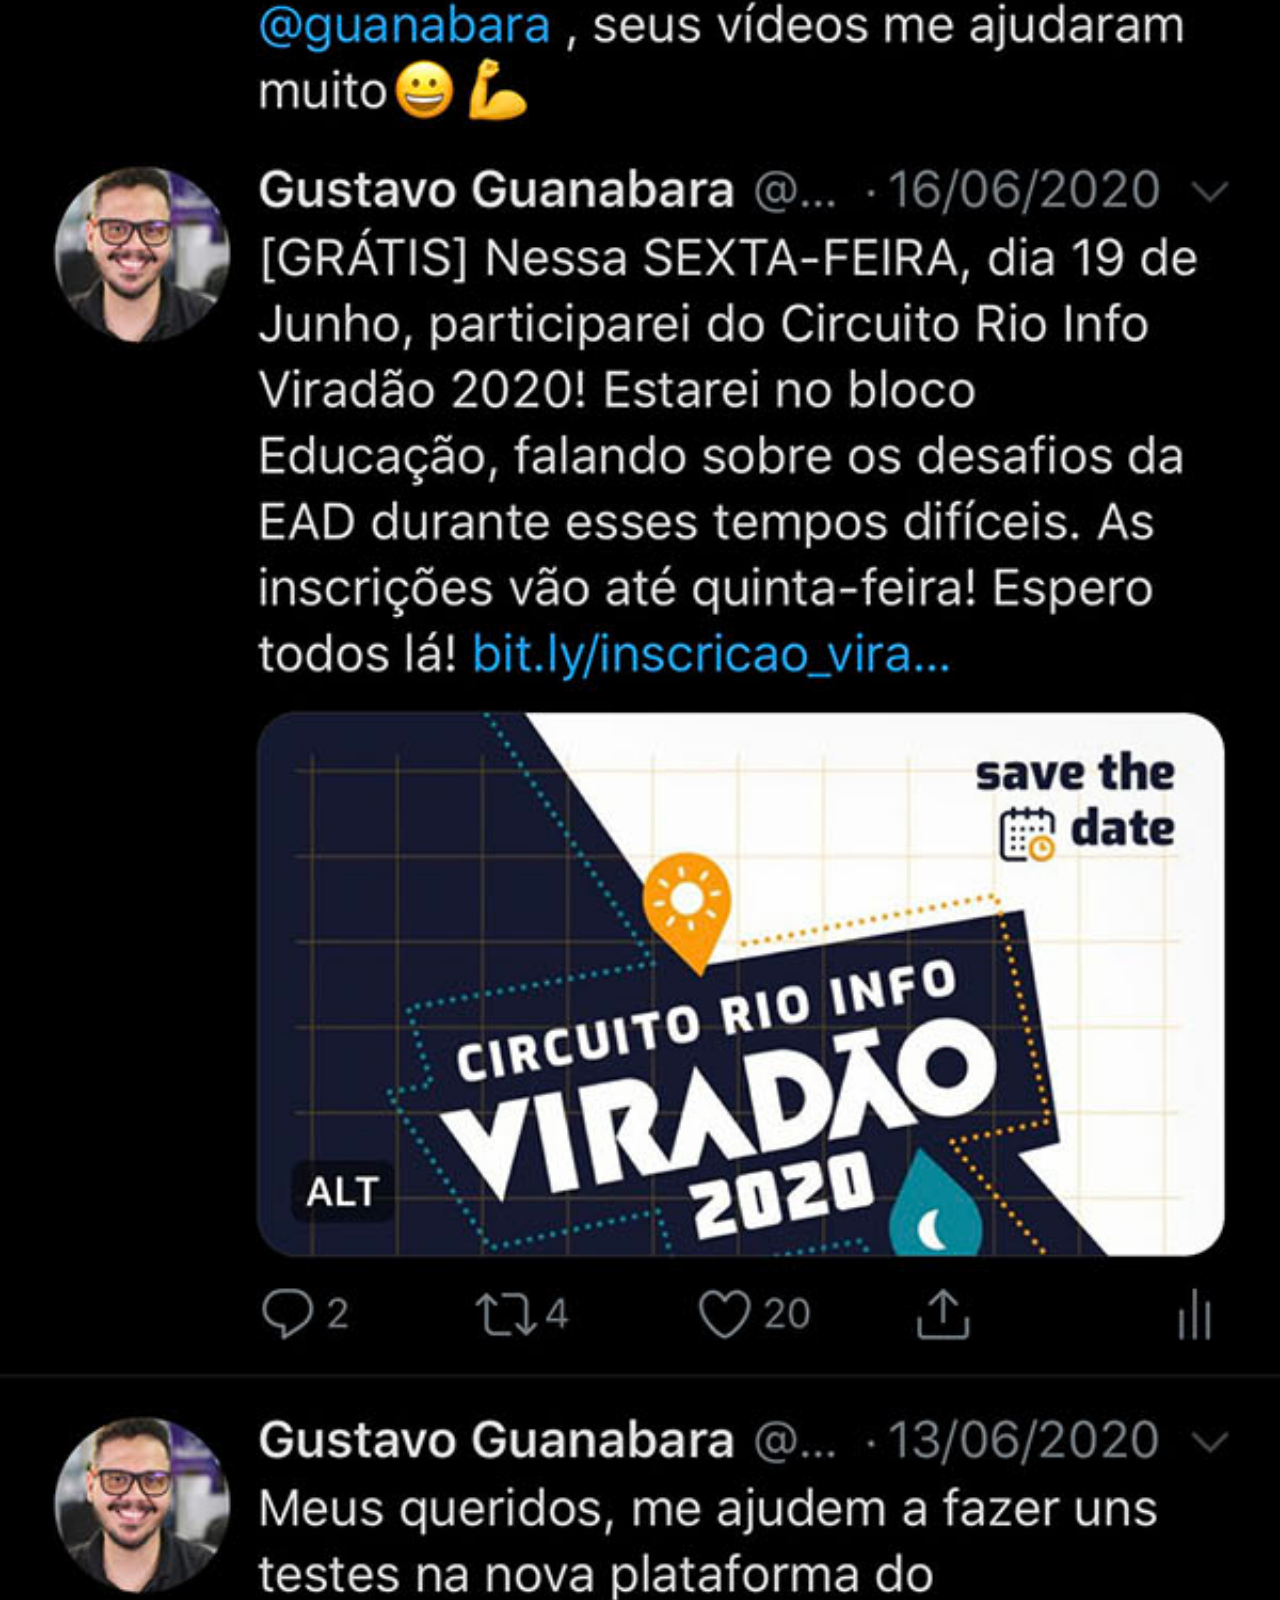
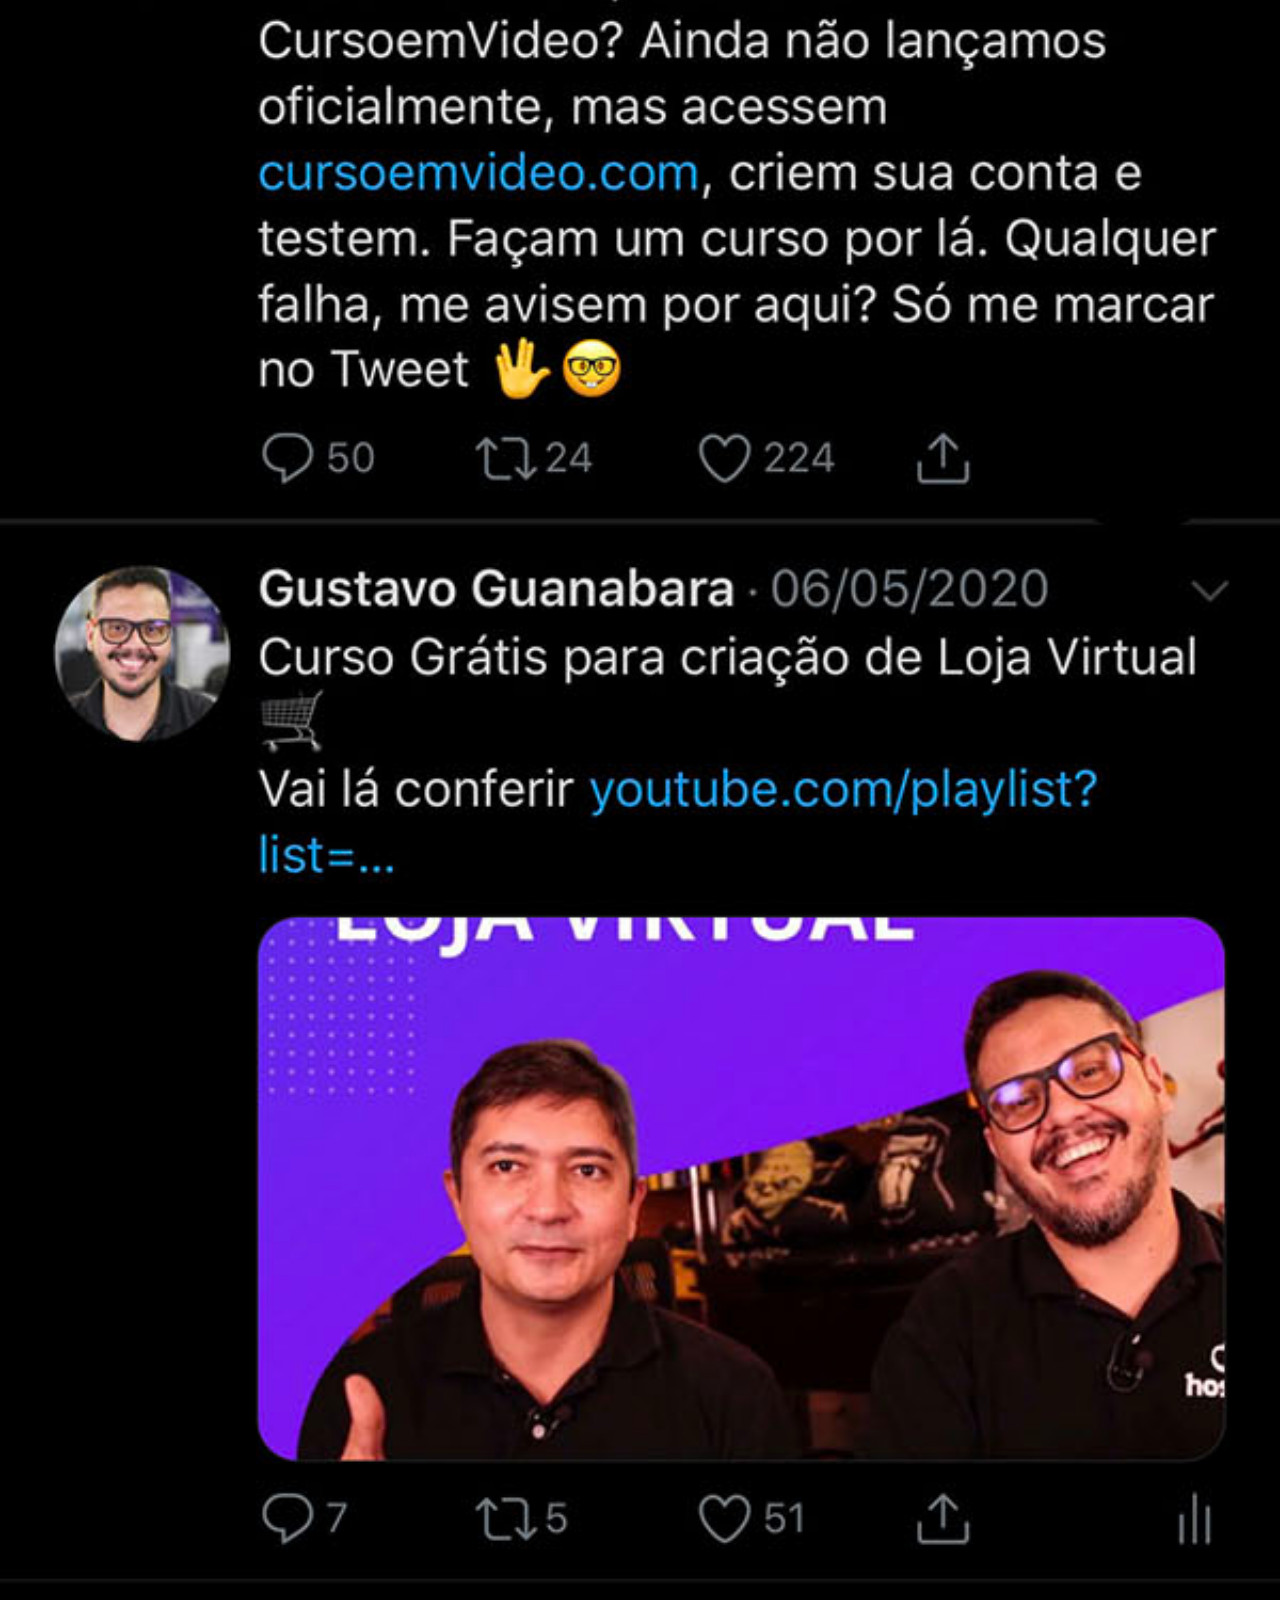
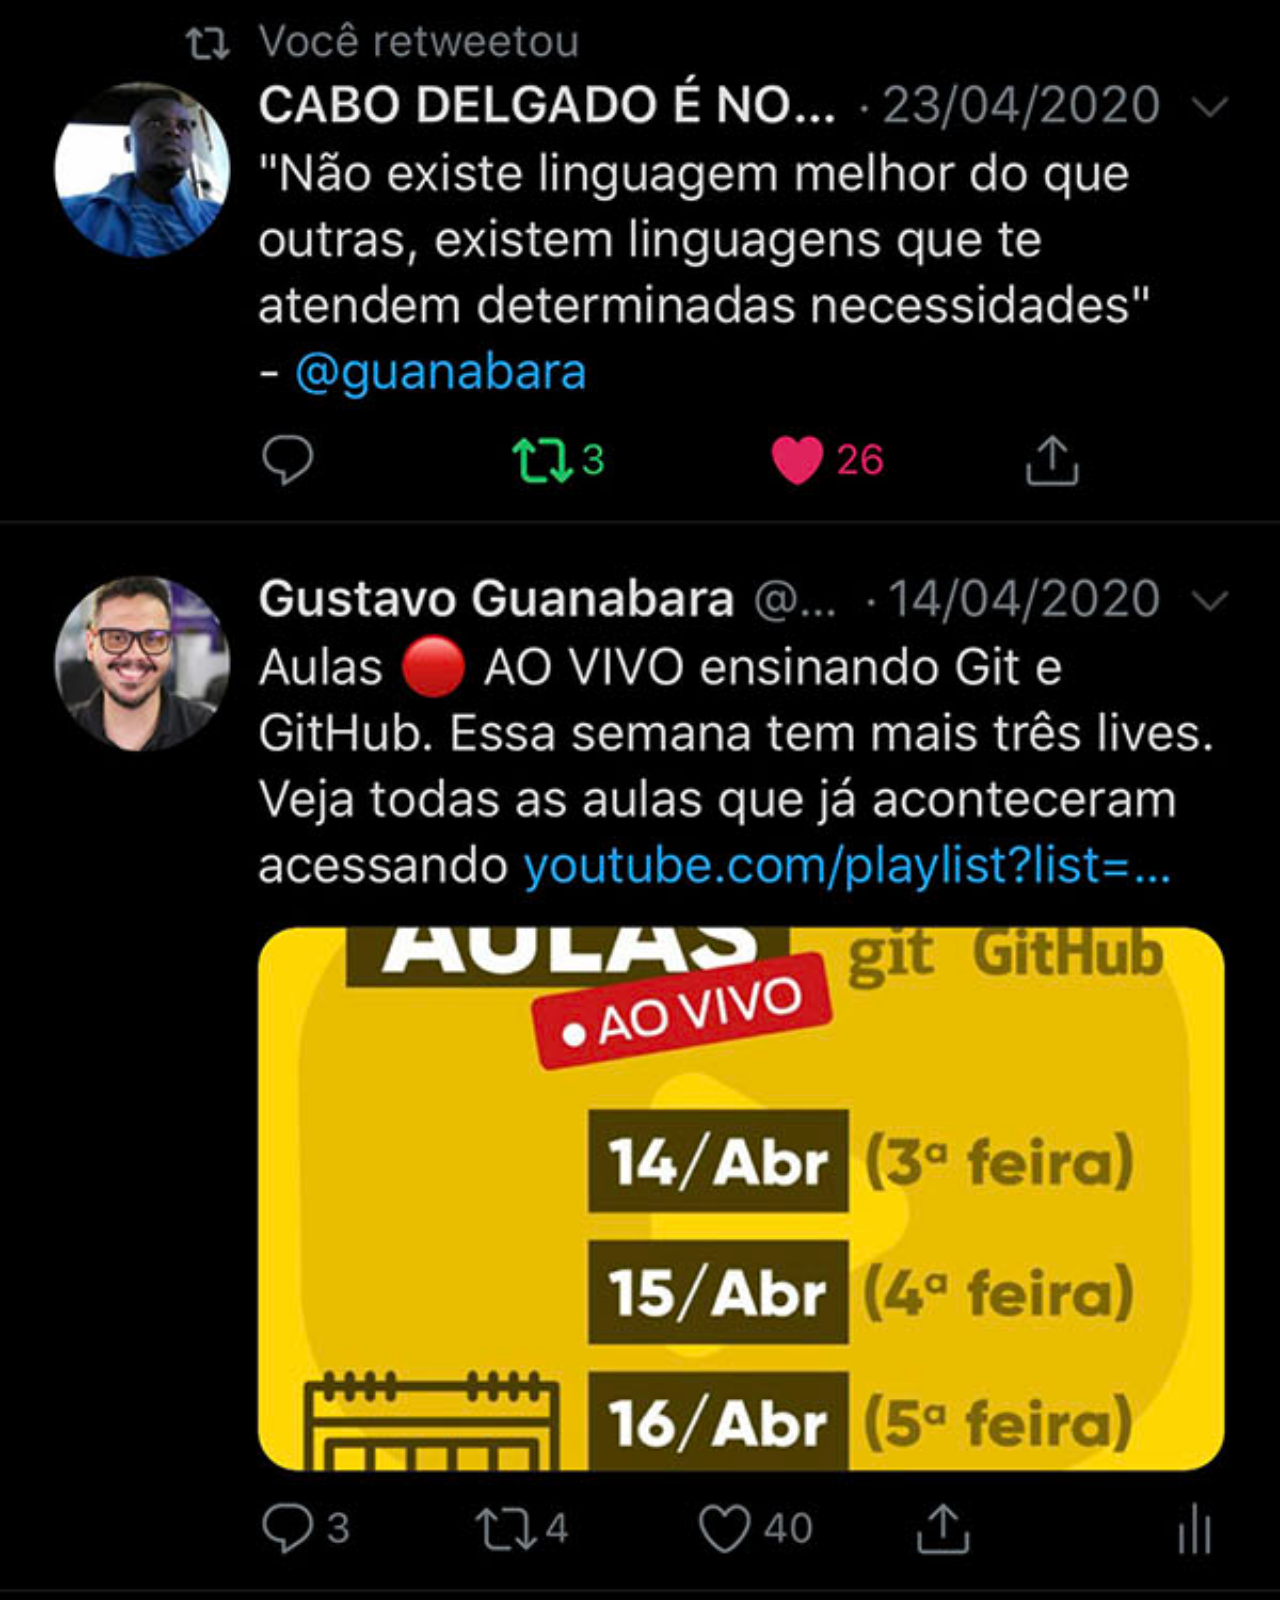
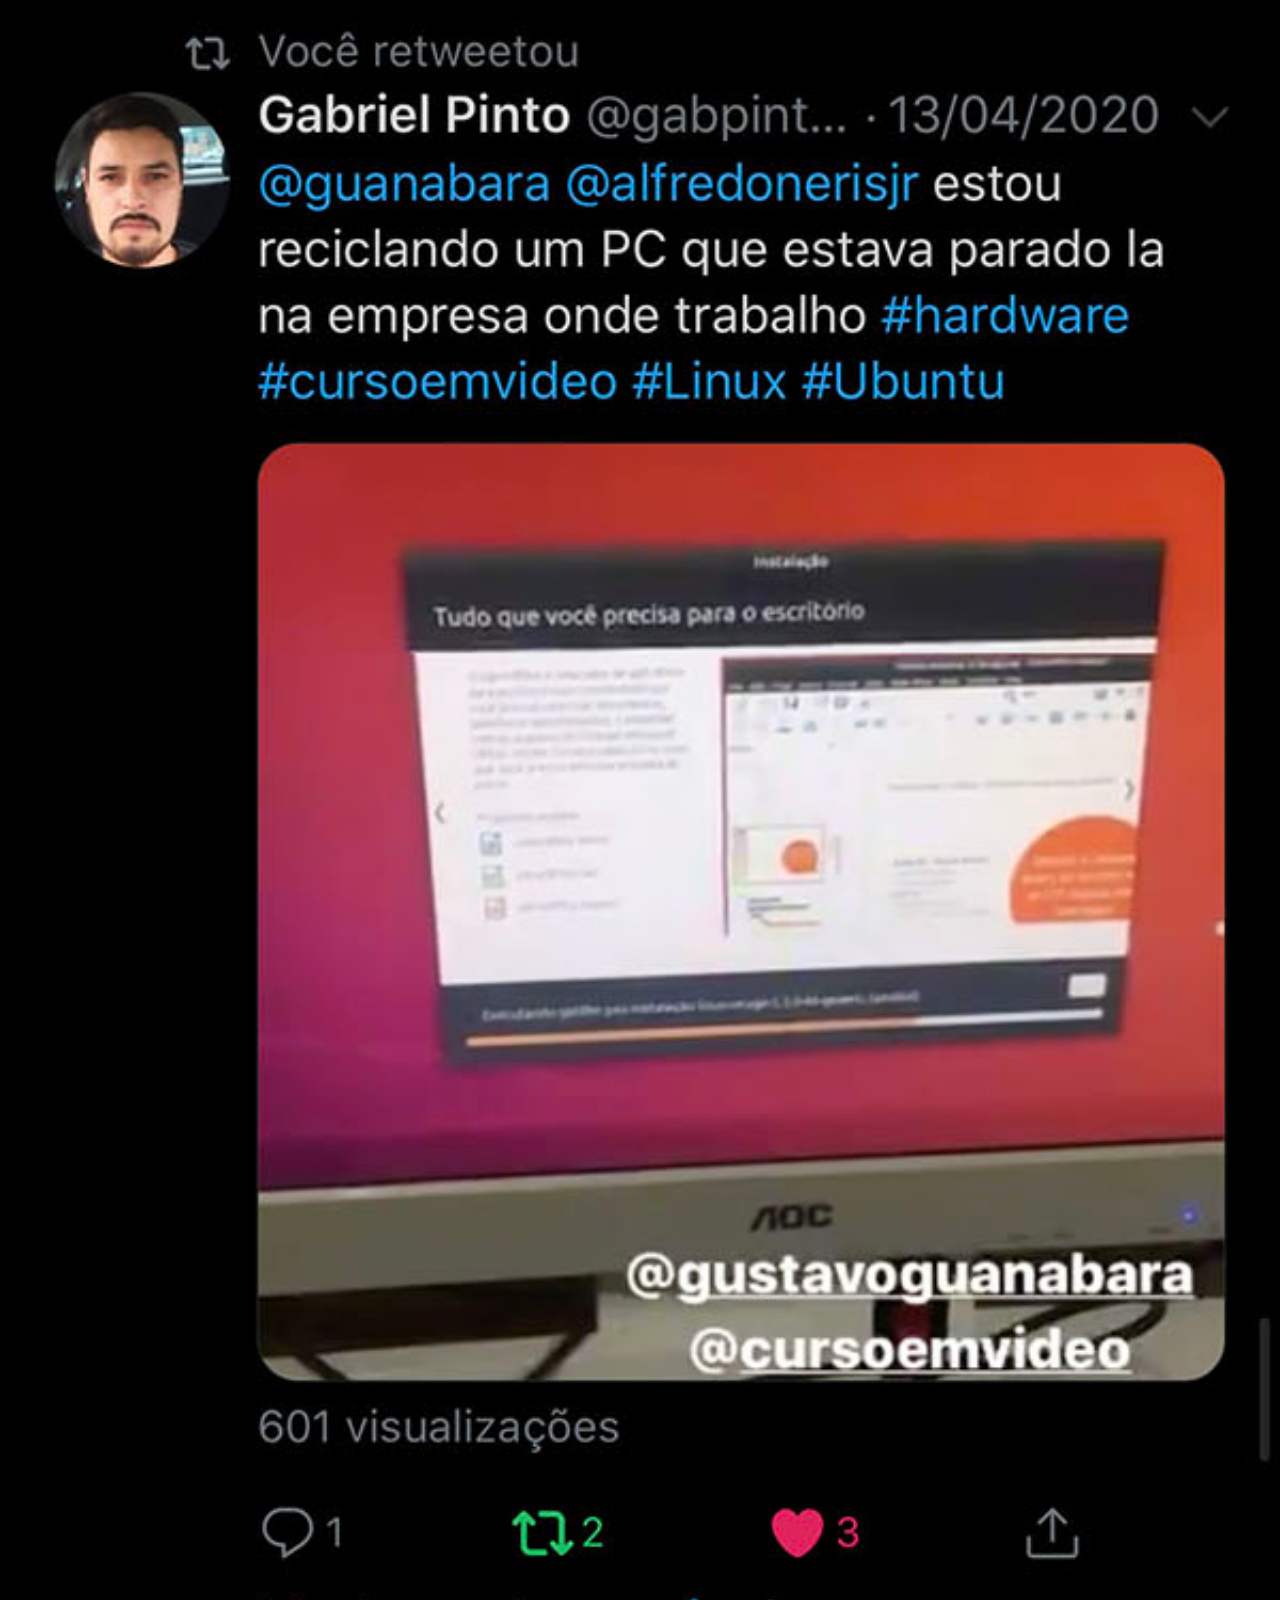
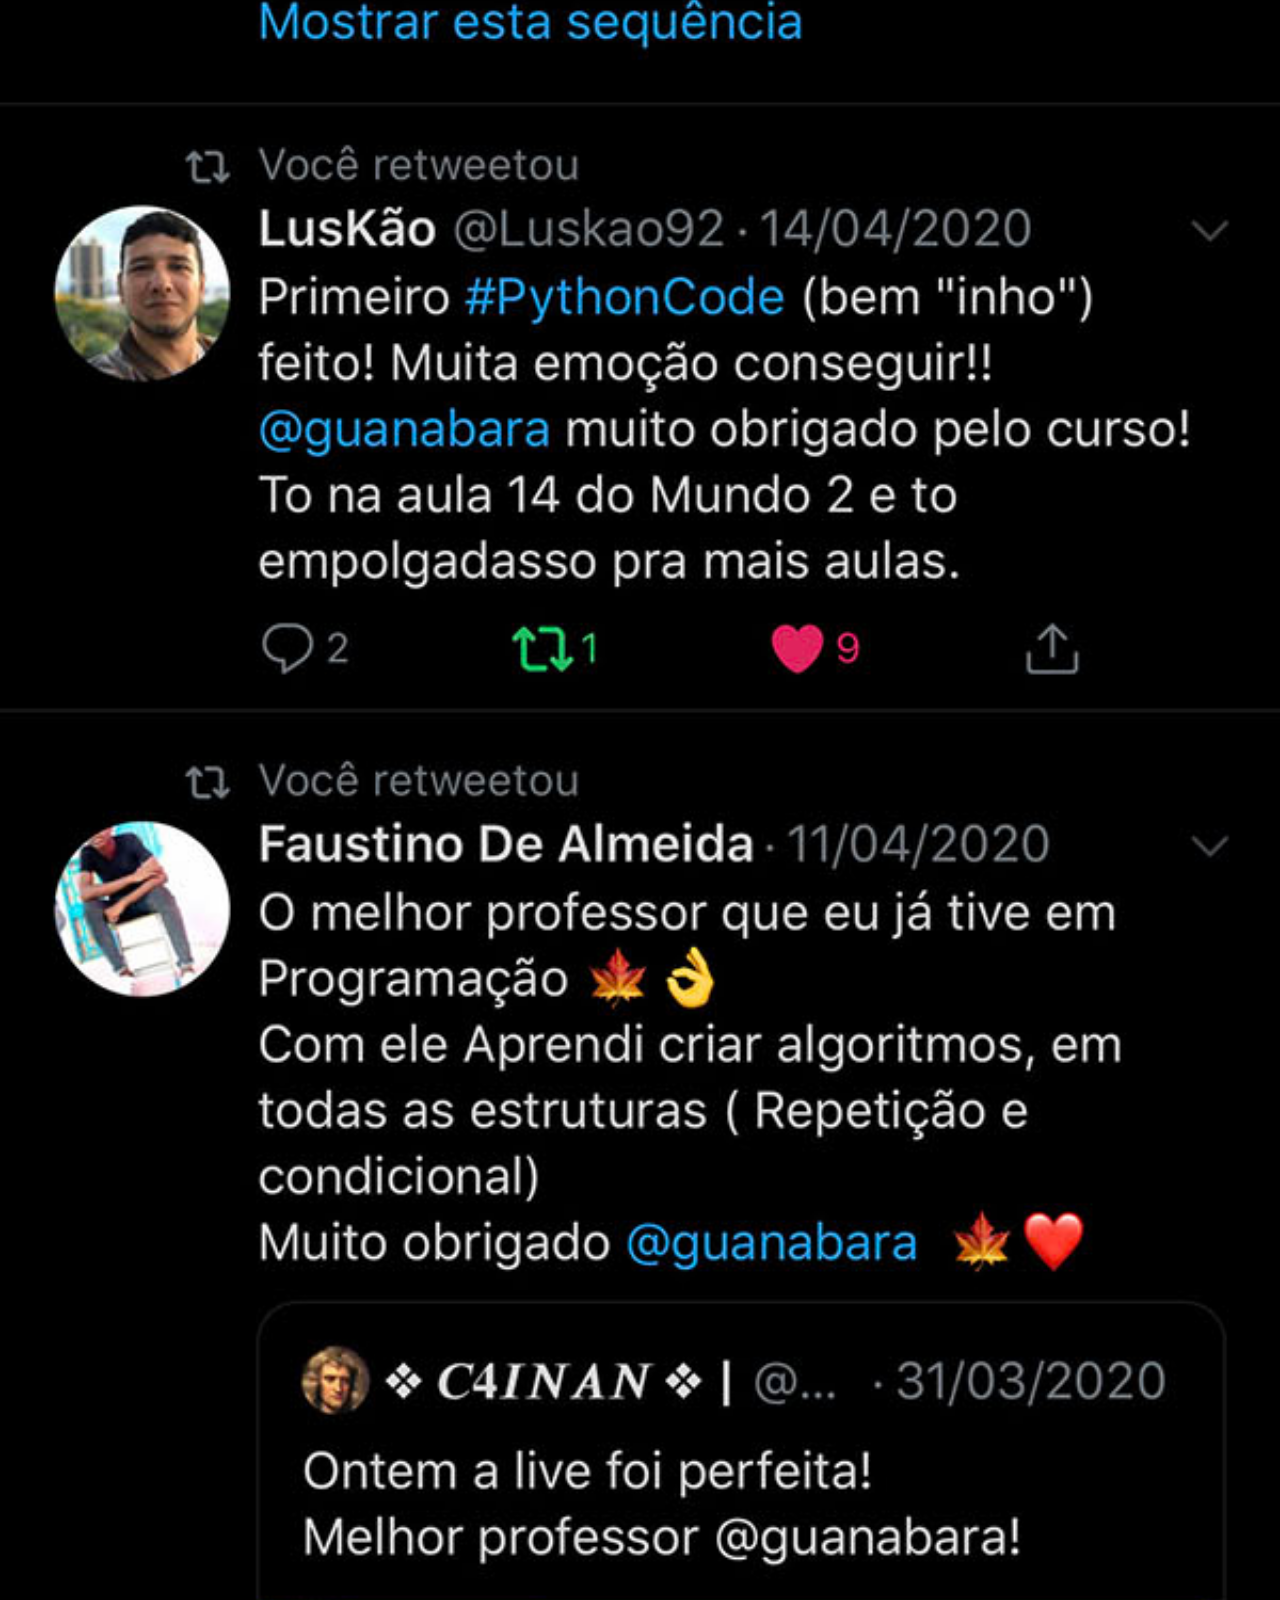
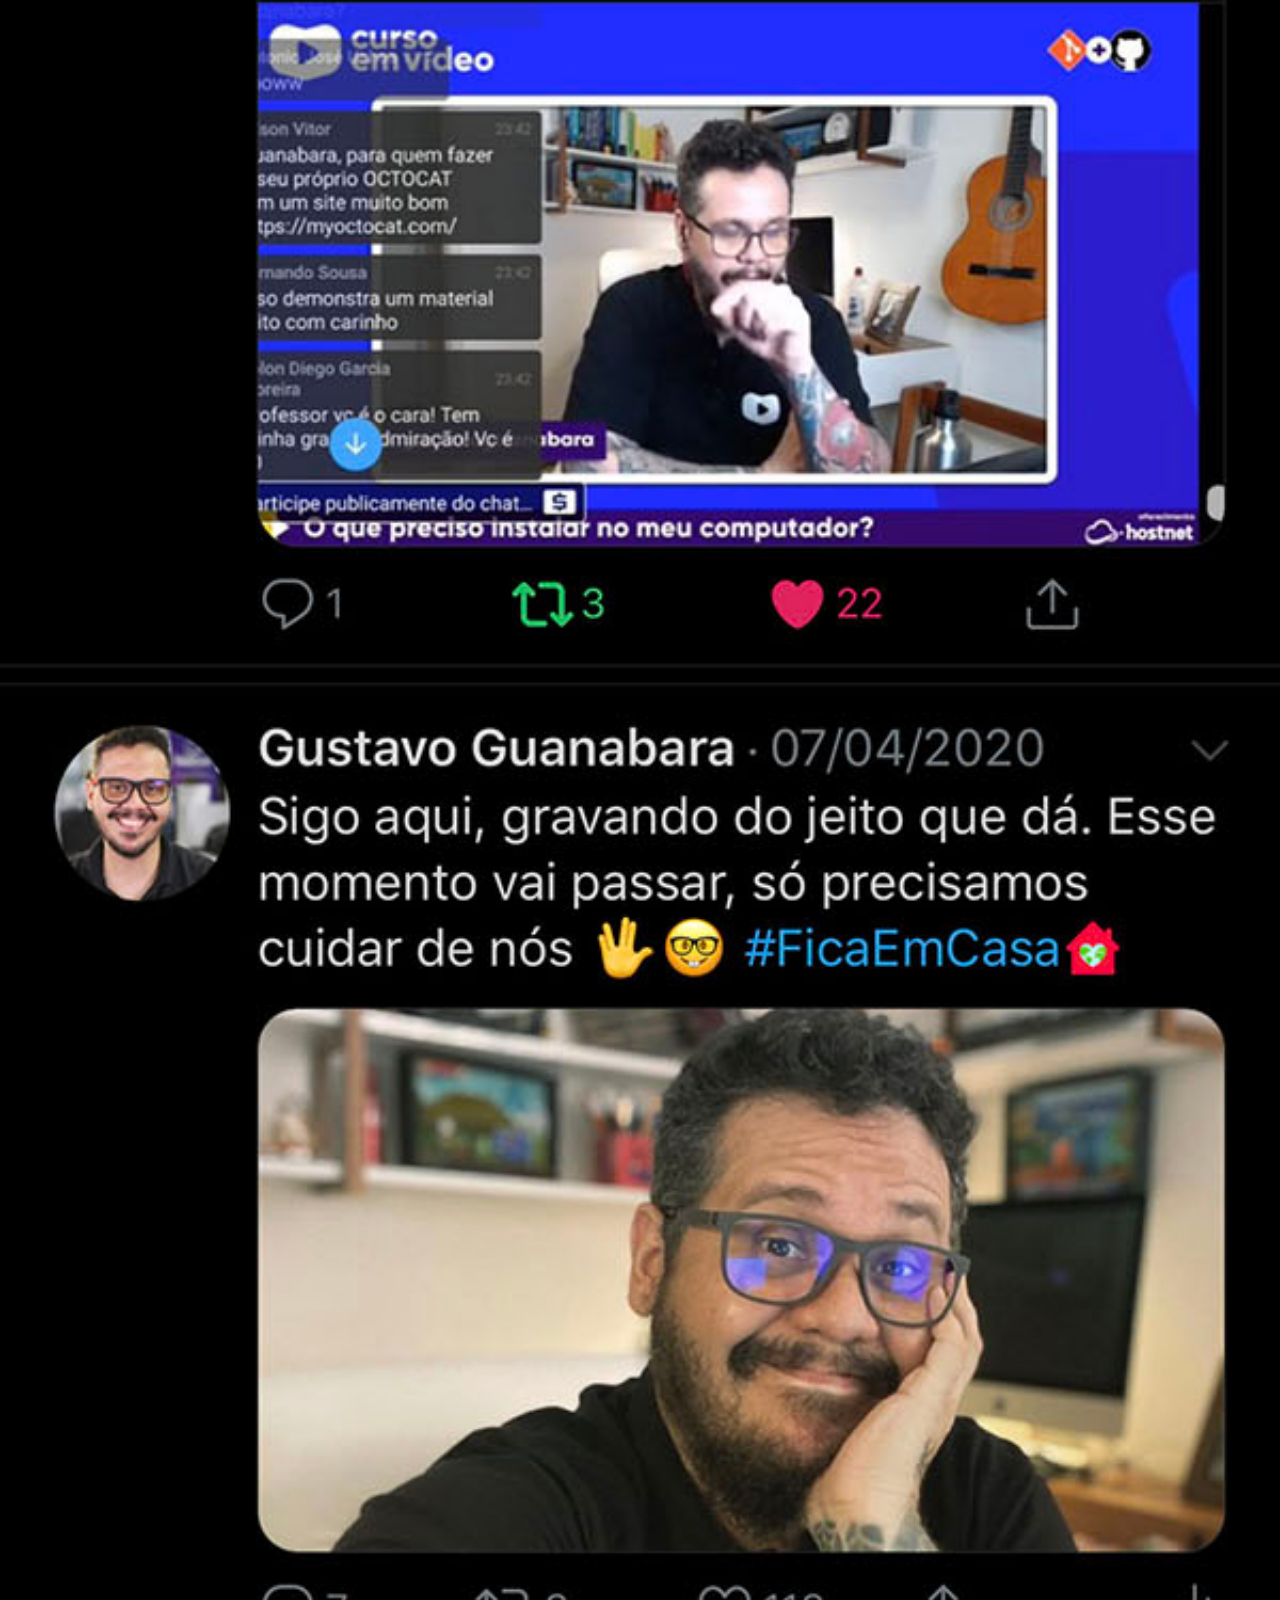
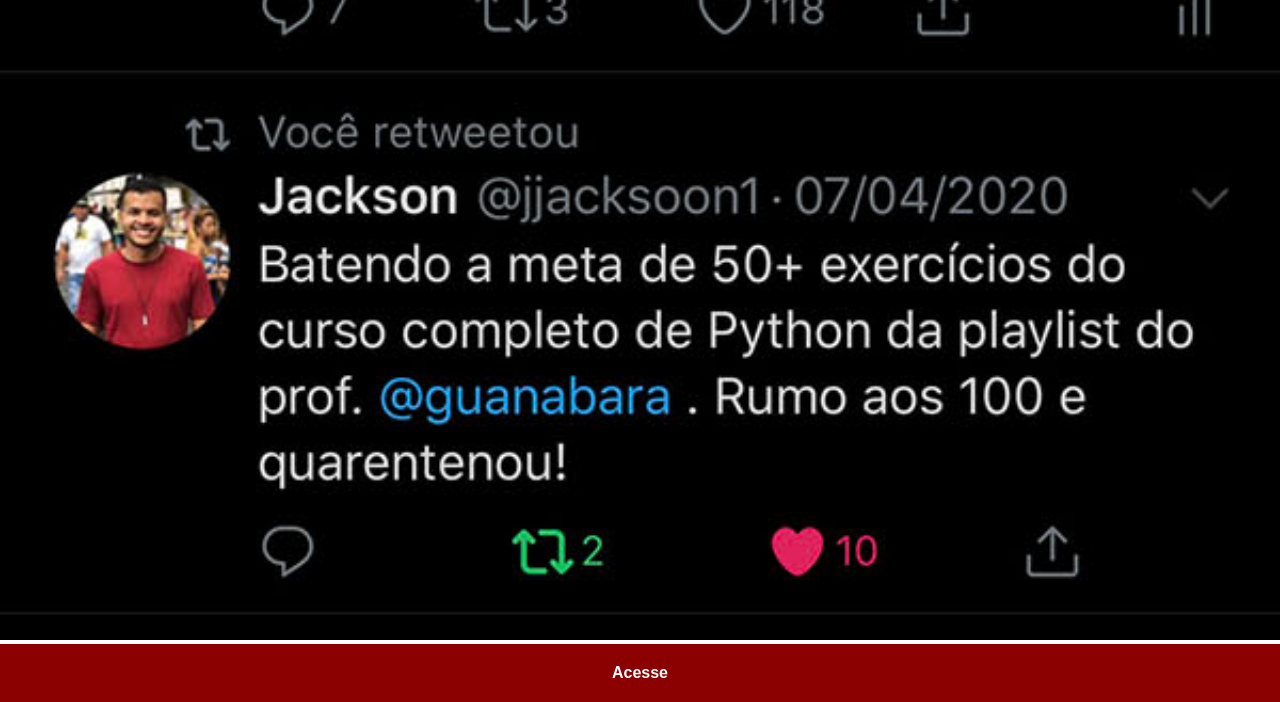
<file: projeto celular/twitter.html>
<!DOCTYPE html>
<html lang="pt-br">
<head>
    <meta charset="UTF-8">
    <meta name="viewport" content="width=device-width, initial-scale=1.0">
    <title>twitter</title>
    <link rel="stylesheet" href="estilo/social.css">
</head>
<body>
    <img src="imagens/tela-twitter.jpg" alt="">
    <a href="https://x.com/guanabara" target="_blank">Acesse</a>
</body>
</html>
</file>
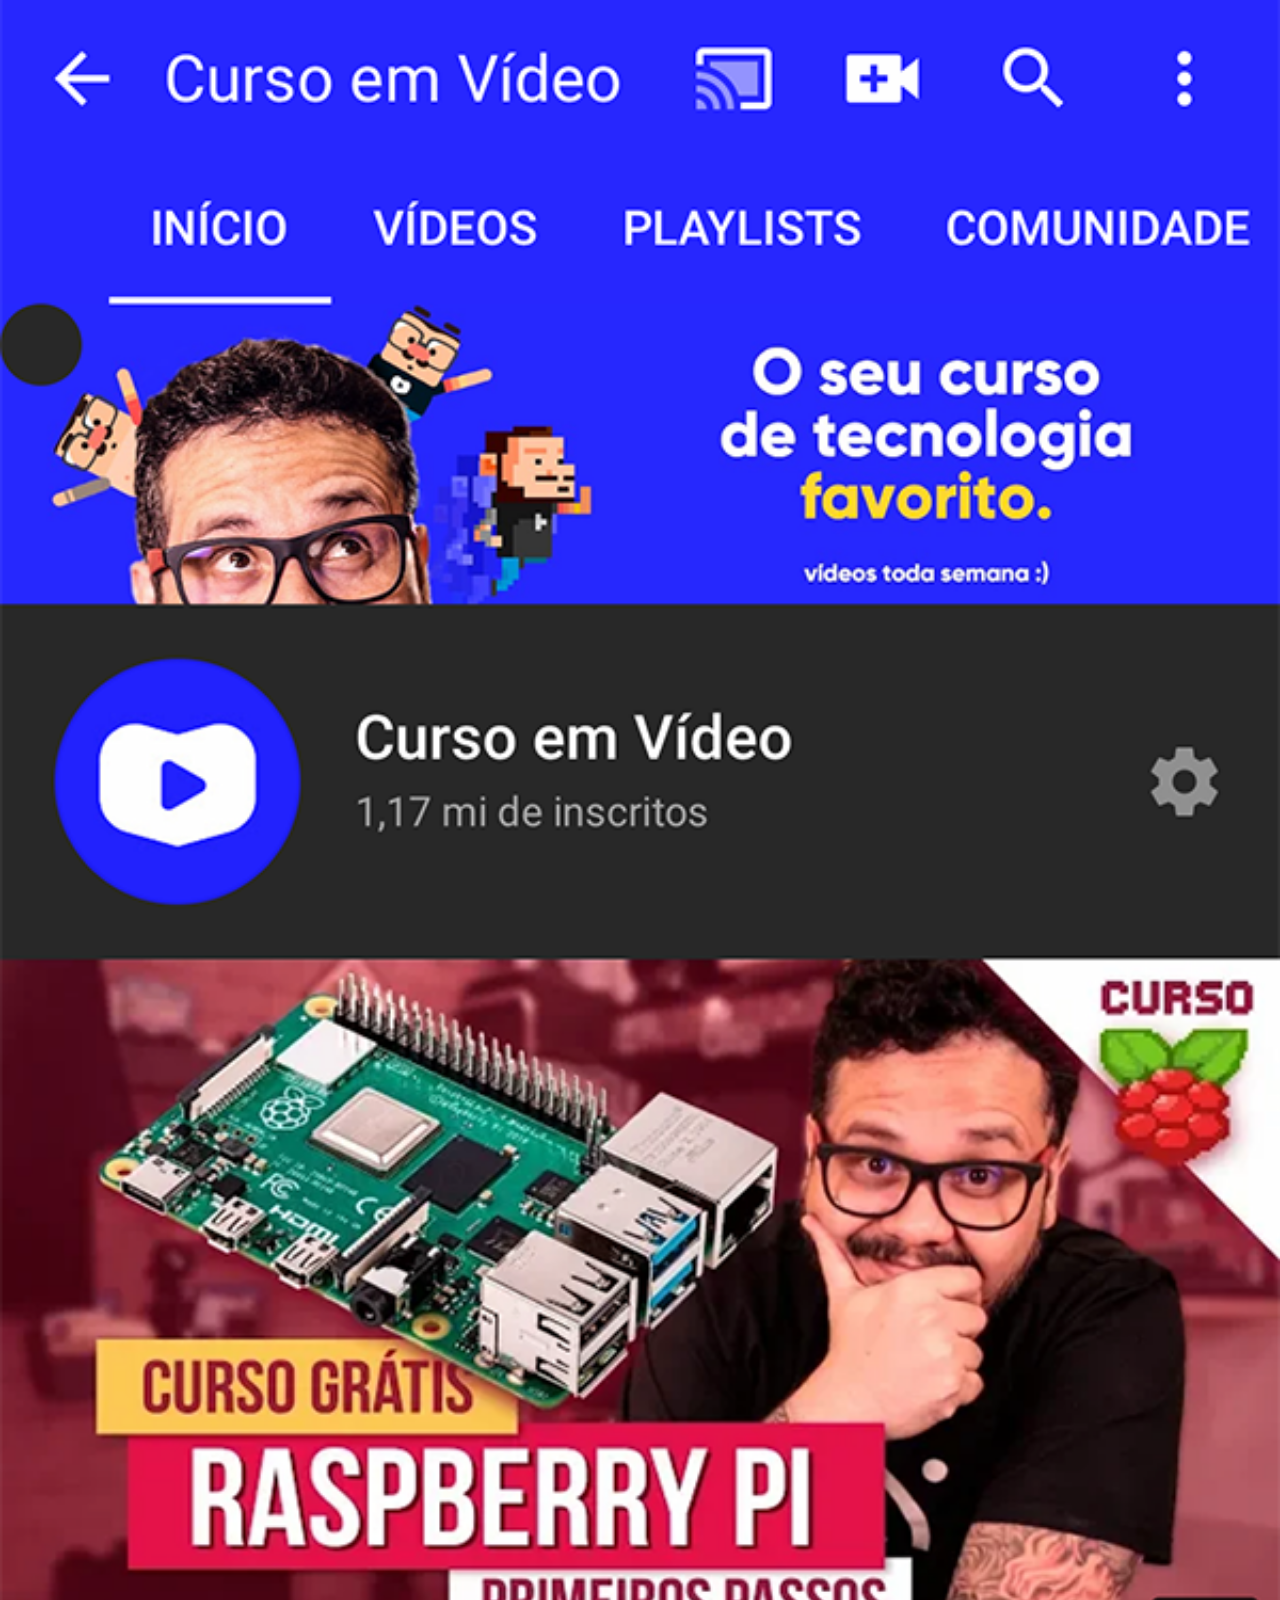
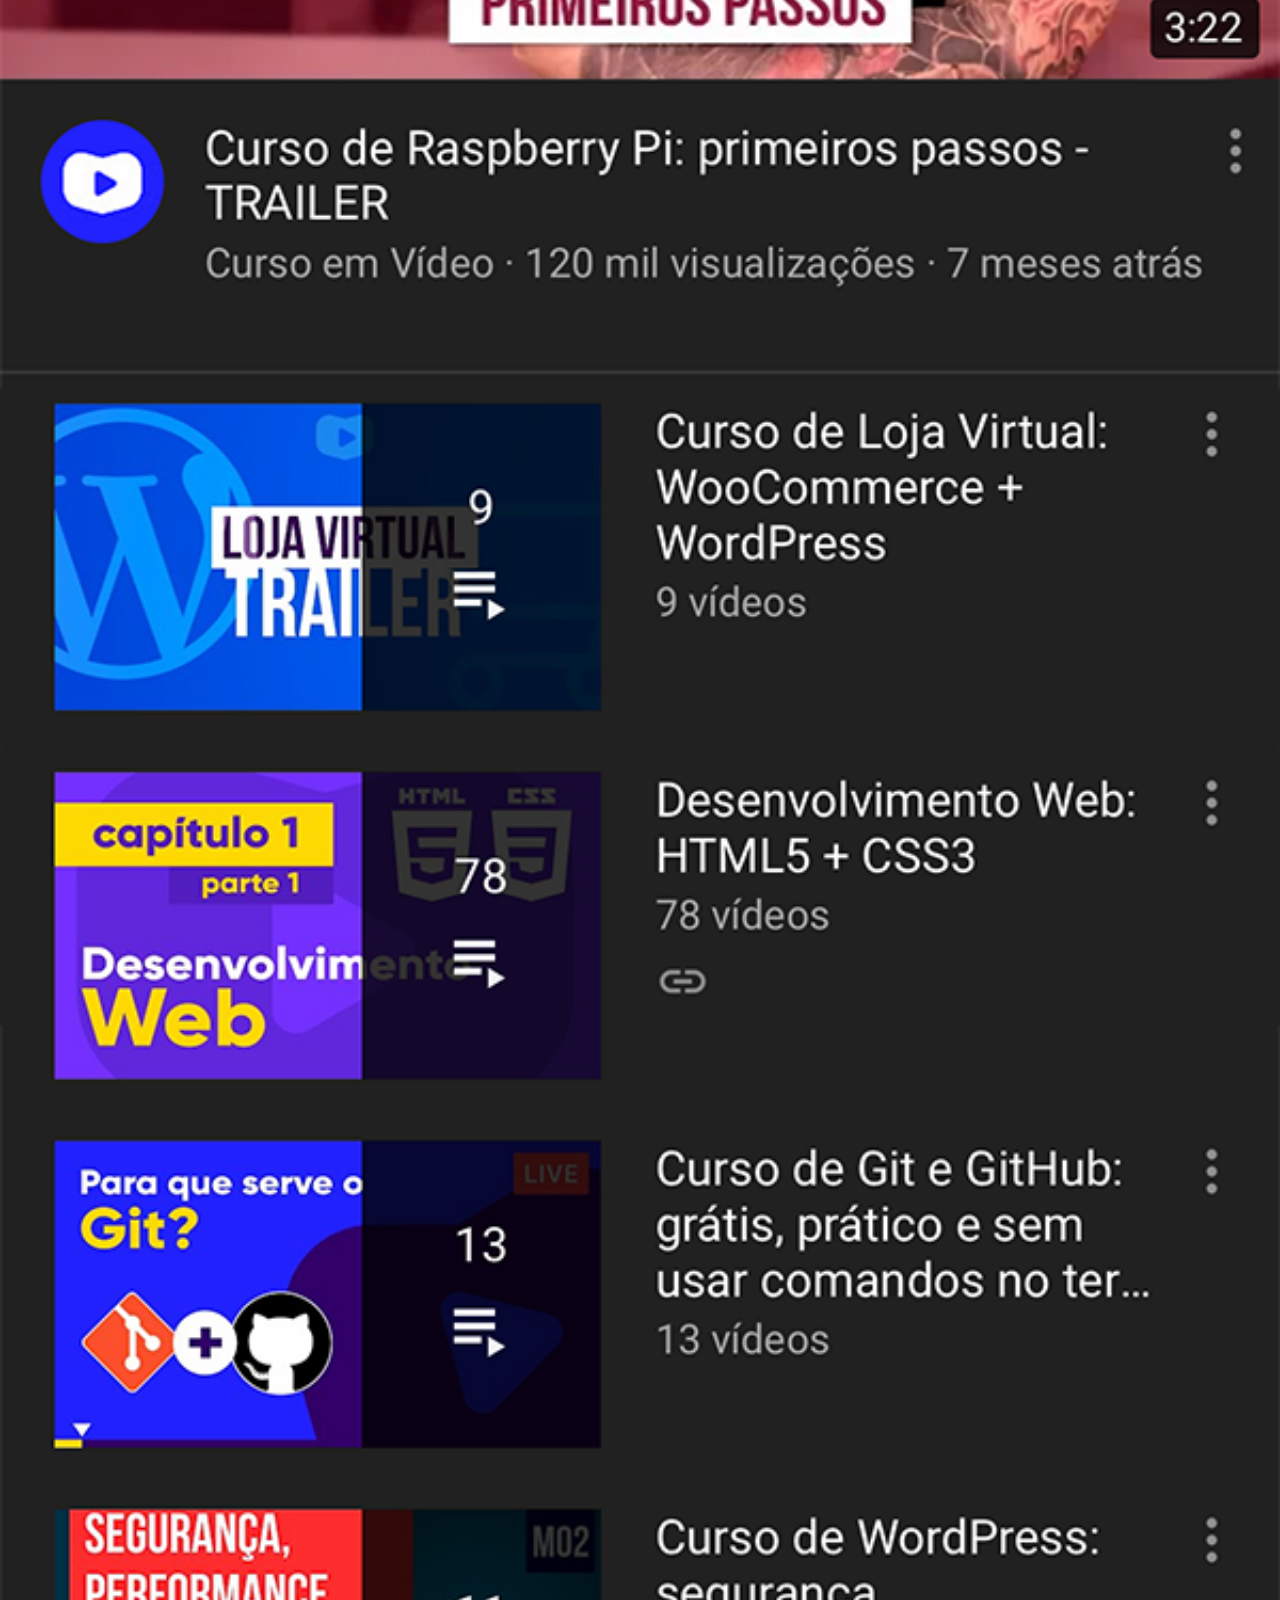
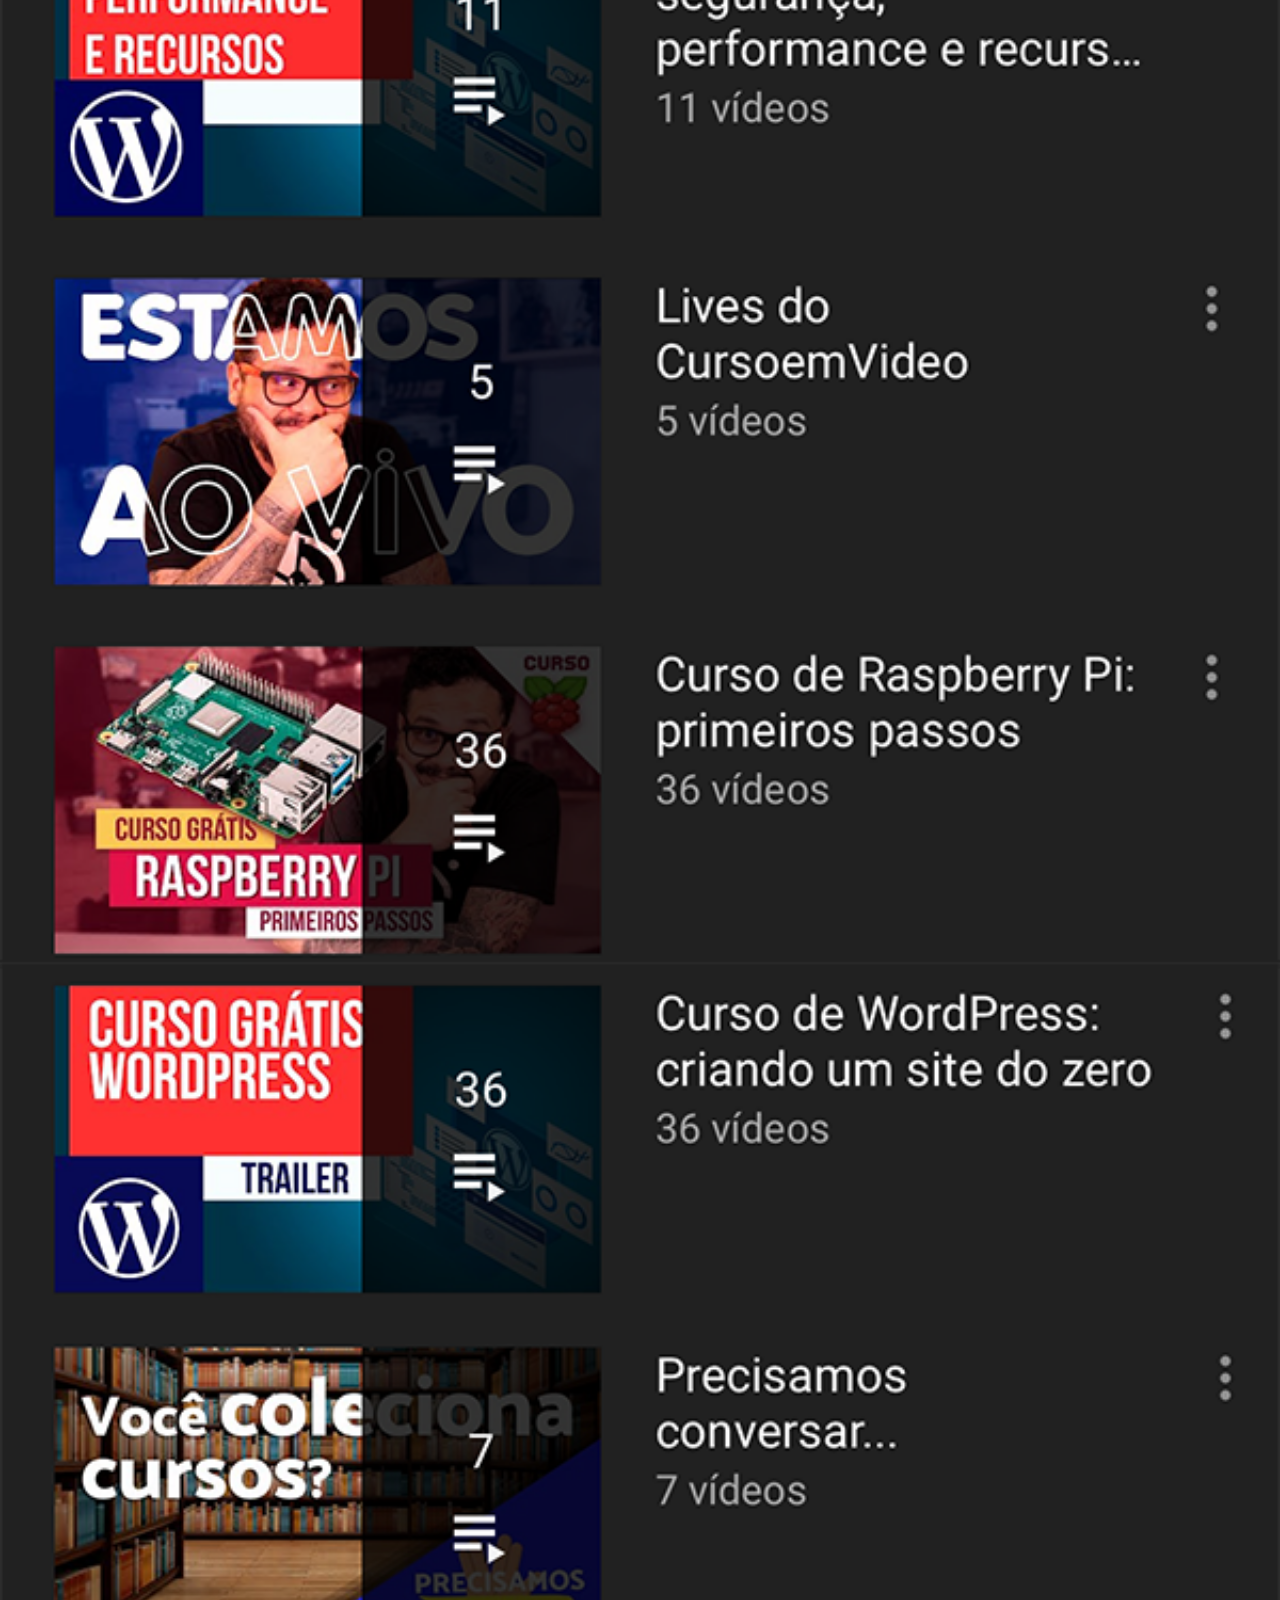
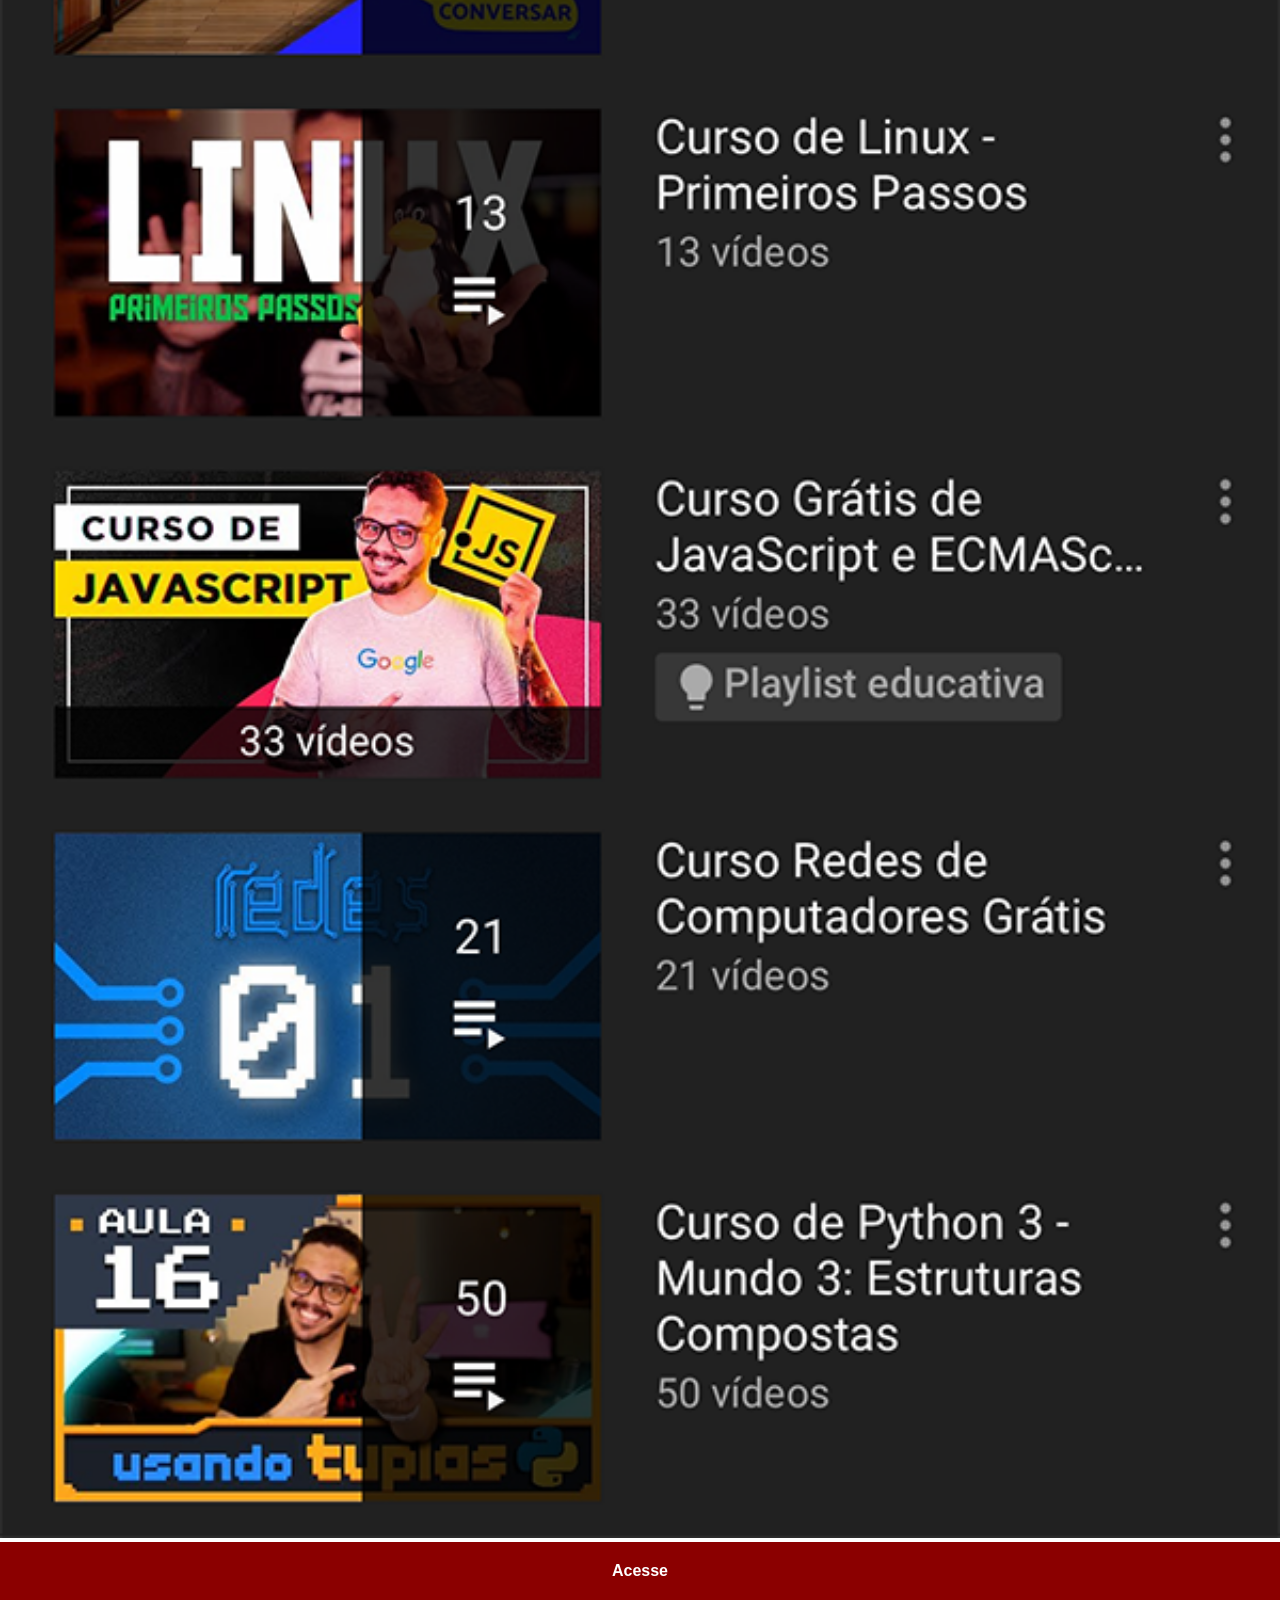
<file: projeto celular/youtube.html>
<!DOCTYPE html>
<html lang="pt-br">
<head>
    <meta charset="UTF-8">
    <meta name="viewport" content="width=device-width, initial-scale=1.0">
    <title>Youtube</title>
    <link rel="stylesheet" href="estilo/social.css">
</head>
<body>
    <img src="imagens/tela-youtube.png" alt="">
    <a href="https://www.youtube.com/@cursoemvideo/playlists" target="_blank">Acesse</a>
</body>
</html>
</file>
<file: Projeto android/estilo/style.css>
@charset "UTF-8";
/*
#c5ebd6
#83e1ad
#3ddc84
#2fa866
#1a5c37
#063d1e
*/
@import url('https://fonts.googleapis.com/css2?family=Bebas+Neue&display=swap');

@font-face {    
    font-family: 'Android';
    src: url('../fontes/idroid.otf') format('opentype');
}
* {
    margin: 0px;
    padding: 0px;
}
:root {
    --fonte-android: 'Android', cursive;
    --fonte-destaque:"Bebas Neue", sans-serif;
    --cor00: #c5ebd6;
    --cor01: #83e1ad;
    --cor02: #3ddc84;
    --cor03: #2fa866;
    --cor04: #1a5c37;
    --cor05: #063d1e;
    --fonte-padrao: arial, verdana, helvetica, sans-serif;
}
body {
    background-color: var(--cor00);
    font-family: var(--fonte-padrao);
}
main p {
    margin: 15px 0px;
    text-align: justify;
    text-indent: 30px;
    line-height: 2em;
    font-size: 1em;

}
main img.pq {
    display: block;
    margin: auto;
}
header {
    min-height: 150px;
    text-align: center;
    padding-top: 40px;
    background-image: linear-gradient(to bottom,var(--cor03),var(--cor05));
}
main {
    background-color: white;
    min-width: 300px;
    max-width: 1000px;
    margin: auto;
    margin-bottom: 30px;
    padding: 20px;
    box-shadow: 0px 0px 10px rgba(0, 0, 0, 0.418);
    border-bottom-left-radius: 10px;
    border-bottom-right-radius: 10px;
}
header > h1 {
    color: white;
    font-family: var(--fonte-destaque);
    margin-bottom: 20px;
    font-size: 3em;
    font-weight: normal;
    text-shadow: 2px 2px 0px rgba(0, 0, 0, 0.267);
}
header > p {
    color: white;
    font-size: 1.2em;
    max-width: 500px;
    padding-left: 10px;
    padding-right: 10px;
    margin: auto;
    text-shadow: 2px 2px 0px rgba(0, 0, 0, 0.315);
}
main > img {
    width: 100%;
}
main h1 {
    font-family: var(--fonte-android);
    font-weight: normal;
    font-size: 1.8em;
}
main h2 {
     font-family: var(--fonte-android);
     color: var(--cor04);
     font-size: 1.3;
     background-image: linear-gradient(to right, var(--cor01),transparent);
     text-indent: 8px;
}
nav {
    background-color: var(--cor05);
    padding: 10px;
    box-shadow: 0px 7px 7px rgba(0, 0, 0, 0.349);
}
nav > a {
    color: white;
    padding: 10px;
    text-decoration: none;
    font-weight: bold;
    transition-duration: 0.3s;
}
nav > a:hover {
    background-color: var(--cor03);
    color: var(--cor05);
    border-radius: 5px;
}
main strong {
    color: var(--cor04);
    font-weight: bold;
}
main a {
    text-decoration: none;
    font-weight: bold;
    color: var(--cor05);
    background-color: var(--cor01);
    padding: 2px 6px;
}
main a:hover {
    text-decoration: underline;
    color: var(--cor04);
}
footer {
    text-align: center;
    color: white;
    background-color: var(--cor05);
    font-size: 0.8em;
    padding: 5px;
}
div.video {
    background-color: var(--cor05);
    margin: 0px -20px 30px -20px;
    padding: 20px;
    position: relative;
    padding-bottom: 58%;
}
div.video > iframe {
    position: absolute;
    top: 5%;
    left: 5%;
    width: 90%;
    height: 90%;
}
aside {
    background-color: var(--cor01);
    padding: 10px;
    border-radius: 10px;
    box-shadow: 3px 3px 8px rgba(0, 0, 0, 0.295);
}
a.externo::after {
    content: '\00A0\1F517';
}
aside > h3 {
    background-color: var(--cor04);
    color: white;
    padding: 5px;
    margin: -10px -10px 0px -10px;
    border-radius: 10px 10px 0px 0px;
}
aside > ul {
    list-style-position: inside;
    columns: 2;
    list-style-type: '\2714\00A0';
}
footer a {
    color: white;
    font-weight: bold;
    text-decoration: none;
}
footer a:hover {
    text-decoration: underline;
    color: var(--cor01);
}
li:hover {
    font-weight: bold;
    text-decoration: underline;
}
</file>
<file: projeto celular/estilo/style.css>
@charset "UTF-8";

*{
    margin: 0px;
    padding: 0px;
    font-family: Arial, Helvetica, sans-serif;
}
html, body{
    height: 100vh;
    width: 100vw;
    background-color: black;
}
main{
    height: 100vh;
    position: relative;
}
section#telefone{
    height: 600px;
    position: absolute;
    width: 311px;
    transform: translate(-50%, -50%);
    top: 50%;
    left: 50%;
    background: url('../imagens/frame-iphone.png') no-repeat;
    
}
body{
    background: url(../imagens/fundo-madeira.jpg) no-repeat top center;
    background-size: cover;
    background-attachment: fixed;
}
iframe#tela{
    position: relative;
    top: 80px;
    left: 22px;
    height: 471px;
    width: 266px;
}
section#redes-sociais > a > img{
    width: 60px;
    margin: 10px;
    border-radius: 50%;
    box-shadow: 2px 2px 5px rgba(0, 0, 0, 0.400);
    box-sizing: border-box;
}
section#redes-sociais{
    text-align: right;
}
section#redes-sociais img:hover{
    border: 2px solid rgba(255, 255, 255, 0.603);
    transform: translate(-3px, -3px);
    box-shadow: 5px 5px 10px rgba(0, 0, 0, 0.685);
    transition: transform 0.4s;
}
</file>
<file: Projeto Cordel/estilo/style.css>
@charset "UTF-8";

@import url('https://fonts.googleapis.com/css2?family=Passion+One:wght@400;700;900&display=swap');

@import url('https://fonts.googleapis.com/css2?family=Sriracha&display=swap');

:root{
    --fonte1: Verdana, Geneva, Tahoma, sans-serif;
    --fonte2: "Passion One", sans-serif;
    --fonte3: "Sriracha", cursive;
}
*{
    margin: 0px;
    padding: 0px;
    font-size: 1em;
    
}
html, body{
    min-height: 100vh;
    background-color: darkgray;
    font-family: var(--fonte1);
}
header{
    background-color: black;
    color: white;
    text-align: center;
}
header > h1{
    padding-top: 50px;
    font-variant: small-caps;
    font-family: var(--fonte2);
    font-size: 10vw;
}
header > p{
    padding-bottom: 50px;
}
header a, footer a{
    color: white;
    text-decoration: none;
    font-weight: bolder;
}
header a:hover, footer a:hover{
    text-decoration: underline;
}
footer{
    background-color: black;
    text-align: center;
    color: white;
    padding: 10px;
}
section.normal{
    background-color: white;
    color: black;
}
section.imagem{
    background-color: rgb(43, 42, 42);
    color: white;
    box-shadow: inset 6px 6px 13px 0px rgba(0, 0, 0, 0.473);
    background-attachment: fixed;
}
section.imagem > p{
    background-color: rgba(0, 0, 0, 0.514);
    display: inline-block;
    padding: 5px;
    text-shadow: 1px 1px 0px black;
}
section{
    padding-top: 10vh;
    padding-bottom: 10vh;
    line-height: 2em;
    padding-left: 30px;
    font-family: var(--fonte3);
    font-size:3.5vw;
}
section > p{
    padding-bottom: 2em;
}
section#img01{
    background-image: url('../imagens/background001.jpg');
    background-position: right center;
    background-size: cover;
}
section#img02{
    background-image: url('../imagens/background002.jpg');
}
</file>
<file: Projeto Login/estilos/style.css>
@charset "UTF-8";
/*
    Paletas de cores
    Verde: #49a09d
    roxo: #5f2c82
*/
*{
    font-family: system-ui, -apple-system, BlinkMacSystemFont, 'Segoe UI', Roboto, Oxygen, Ubuntu, Cantarell, 'Open Sans', 'Helvetica Neue', sans-serif;
    padding: 0px;
    margin: 0px;
    box-sizing: border-box;
}

body,html{
    background-color: #5f2c82;
    height: 100vh;
    width: 100vw;
    display: flex;
    justify-content: center;
    align-items: center;
}
main{
    position: relative;
    height: 100vh;
    width: 100vw;
}
div.campo>svg{
    width: 40px;
    height: 40px;
    padding: 5px;
}
div.campo>input:focus-within {
    background-color: white;
    border: none;
}
div.campo>input{
    text-align: center;
    display: block;
    background-color: #94cfcd;
    font-size: 1em;
    height: 100%;
    border: 0px;
    border-radius: 8px;
    width: 100%-0px;
    transform: translate(+40px,-44px);
}
section#login{
    background-color: white;
    width: 250px;
    height: 515px;
    border-radius: 20px;
    position: absolute;
    top: 50%;
    left: 50%;
    transform: translate(-50%, -50%);
    overflow: hidden;
    box-shadow: 0px 0px 10px rgba(0, 0, 0, 0.445);
    transition: width .3s, height .3s;
    transition-timing-function: ease;
}
section#login>div#imagem{
    display: block;
    background: #5f2c82 url(../imagens/metal.jpg) no-repeat;
    background-size: cover;
    background-position: center center;
    height: 200px;
}
section#login>div#formulario{
    padding: 10px;
    display: block;
}
div#formulario>h1{
    text-align: center;
    padding-bottom: 10px;
}
div#formulario>p{
   font-size: 0.8em;
}

form>input[type=submit] {
    display: block;
    font-size: 1em;
    width: 100%;
    height: 40px;
    background-color: #49a09d;
    color: white;
    border: none;
    border-radius: 7px;
    cursor: pointer;
}
form>input[type=submit]:hover{
    background-color: #2d6462;
}
form>div.campo{
    
    background-color: #5f2c82;
    border:2px solid #5f2c82;
    display: block;
    width: 100%px;
    height: 40px;
    border-radius: 8px;
    margin: 8px 0px;
}
div.campo>label{
    display: none;
}
form> a.botao{
    display: block;
    font-size: 1em;
    width: 100%;
    height: 40px;
    background-color: #ffffff;
    color: #2d6462; 
    border: 1px solid #49a09d;
    border-radius: 7px;
    cursor: pointer;
    text-decoration: none;
    padding-top: 5px;
    margin-top: 5px;
    text-align: center;
}
form>a.botao:hover {
    background-color: #6cd3cf;
}
</file>
<file: Projeto Login/estilos/media-query.css>
@charset "UTF-8";
/*
    Paletas de cores
    Verde: #49a09d
    roxo: #5f2c82
*/
@media screen and (min-width: 768px) and (max-width: 992px){
    div.campo>input{
        width: 376px;
    }
    form>input[type=submit] {
        width: 420px;
    }
    form>div.campo{
        width: 420px;
    }
    form>a.botao{
        width: 420px;
    }
    body{
        background-image: linear-gradient(to top, #49a09d, #5f2c82);
    }
    div#formulario>h1{
        font-size: 1.2em;
    }
    section#login{
        width: 80vw;
        height: 300px;
    }
    section#login>div#imagem{
        float: left;
        width: 30%;
        height: 100%;
    }
    section#login>div#formulario{
        float: right;
        width: 70%;
    }
}
@media screen and (min-width: 992px){
    div.campo>input{
        width: 410px;
    }
    body{
        background-image: linear-gradient(to top, #49a09d, #5f2c82);
    }
    section#login{
        width: 950px;
        height: 370px;
    }
     section#login>div#imagem{
        float: right;
        width: 50%;
        height: 100%;
    }
    section#login>div#formulario{
        float: left;
        width: 50%;
    }
    div#formulario>h1{
        font-size: 2em;
    }
    div#formulario>p{
        font-size: 1.2em;
        margin: 20px 0px;
    }
}
</file>
<file: projeto celular/estilo/social.css>
@charset "UTF-8";

*{
            margin: 0px;
            padding: 0px;
            font-family: Arial, Helvetica, sans-serif;
        }
        ::-webkit-scrollbar{
            width: 0px;
            height: 0px;
        }
        img{
            width: 100vw;
        }
        a{
            display: block;
            background-color: darkred;
            padding: 20px;
            text-align: center;
            font-weight: bolder;
            text-decoration: none;
            color: white;
        }
        a:hover{
            background-color: red;
        }
</file>
